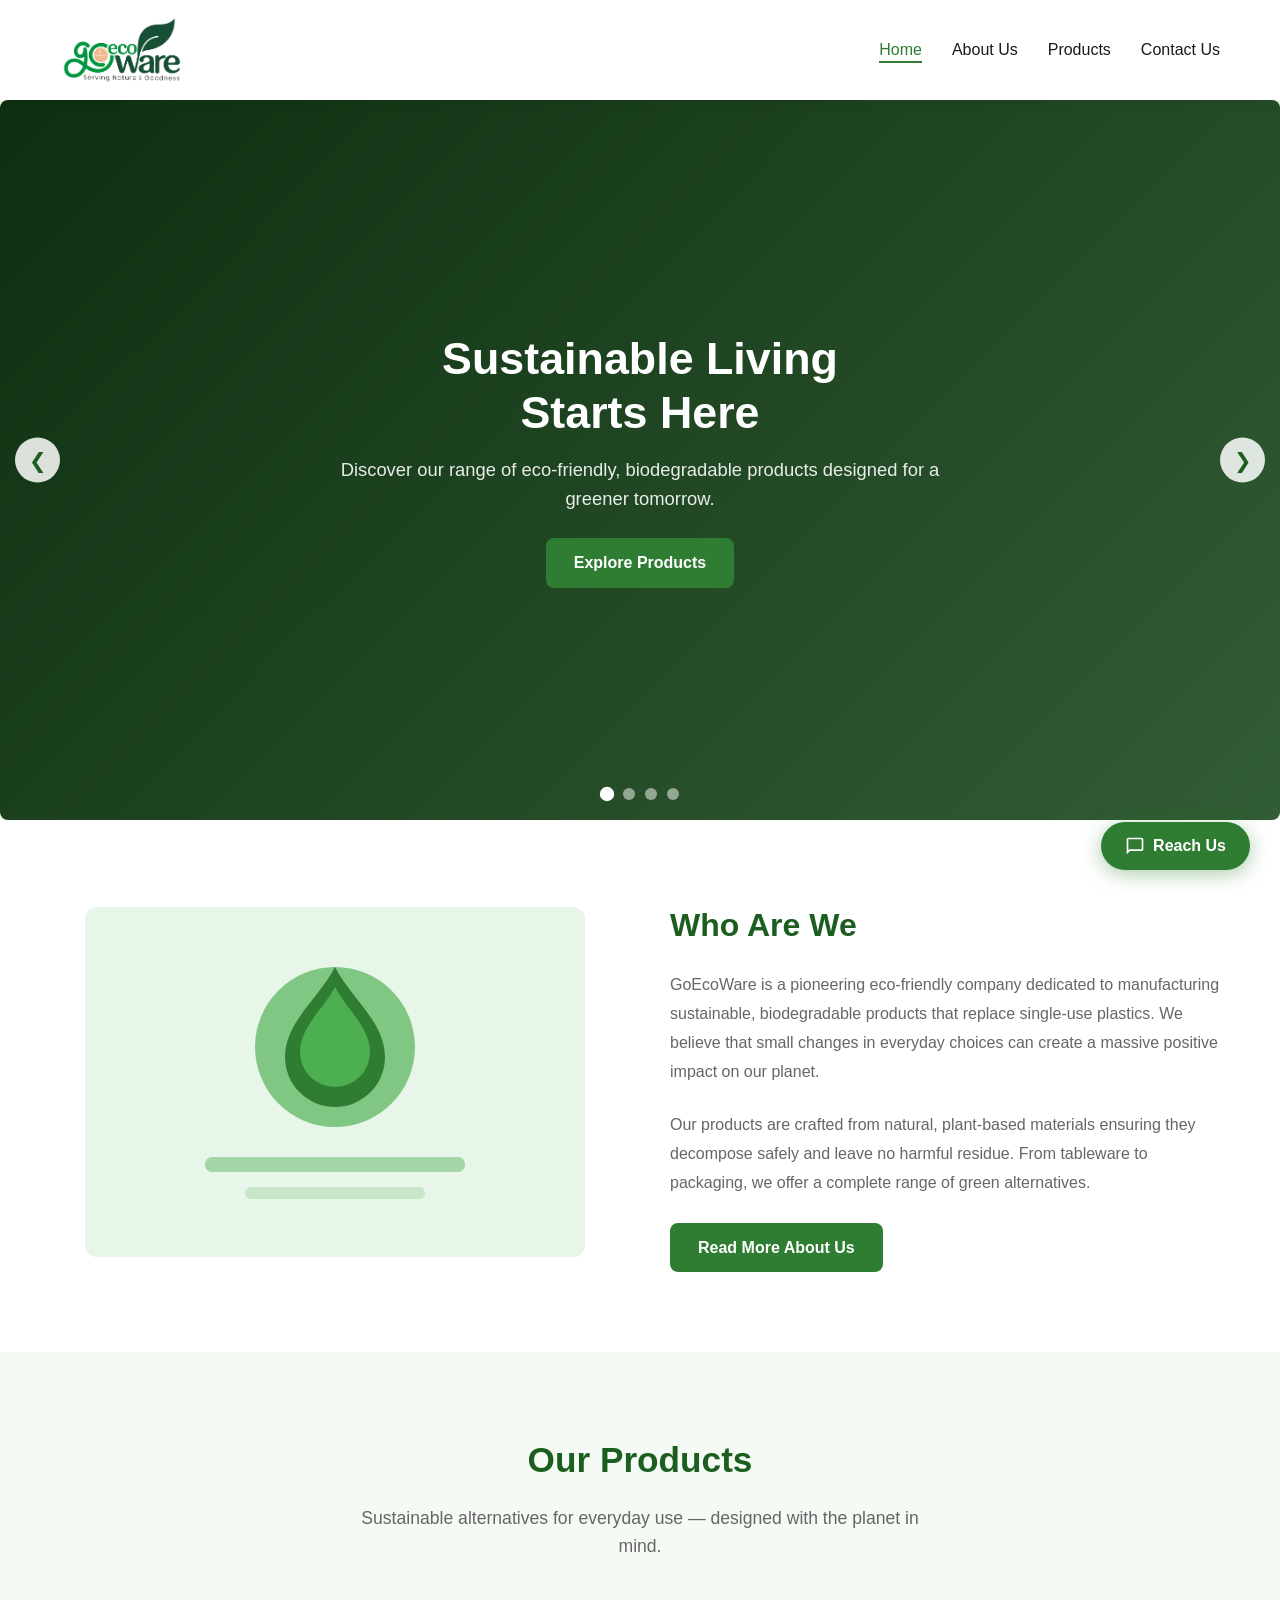
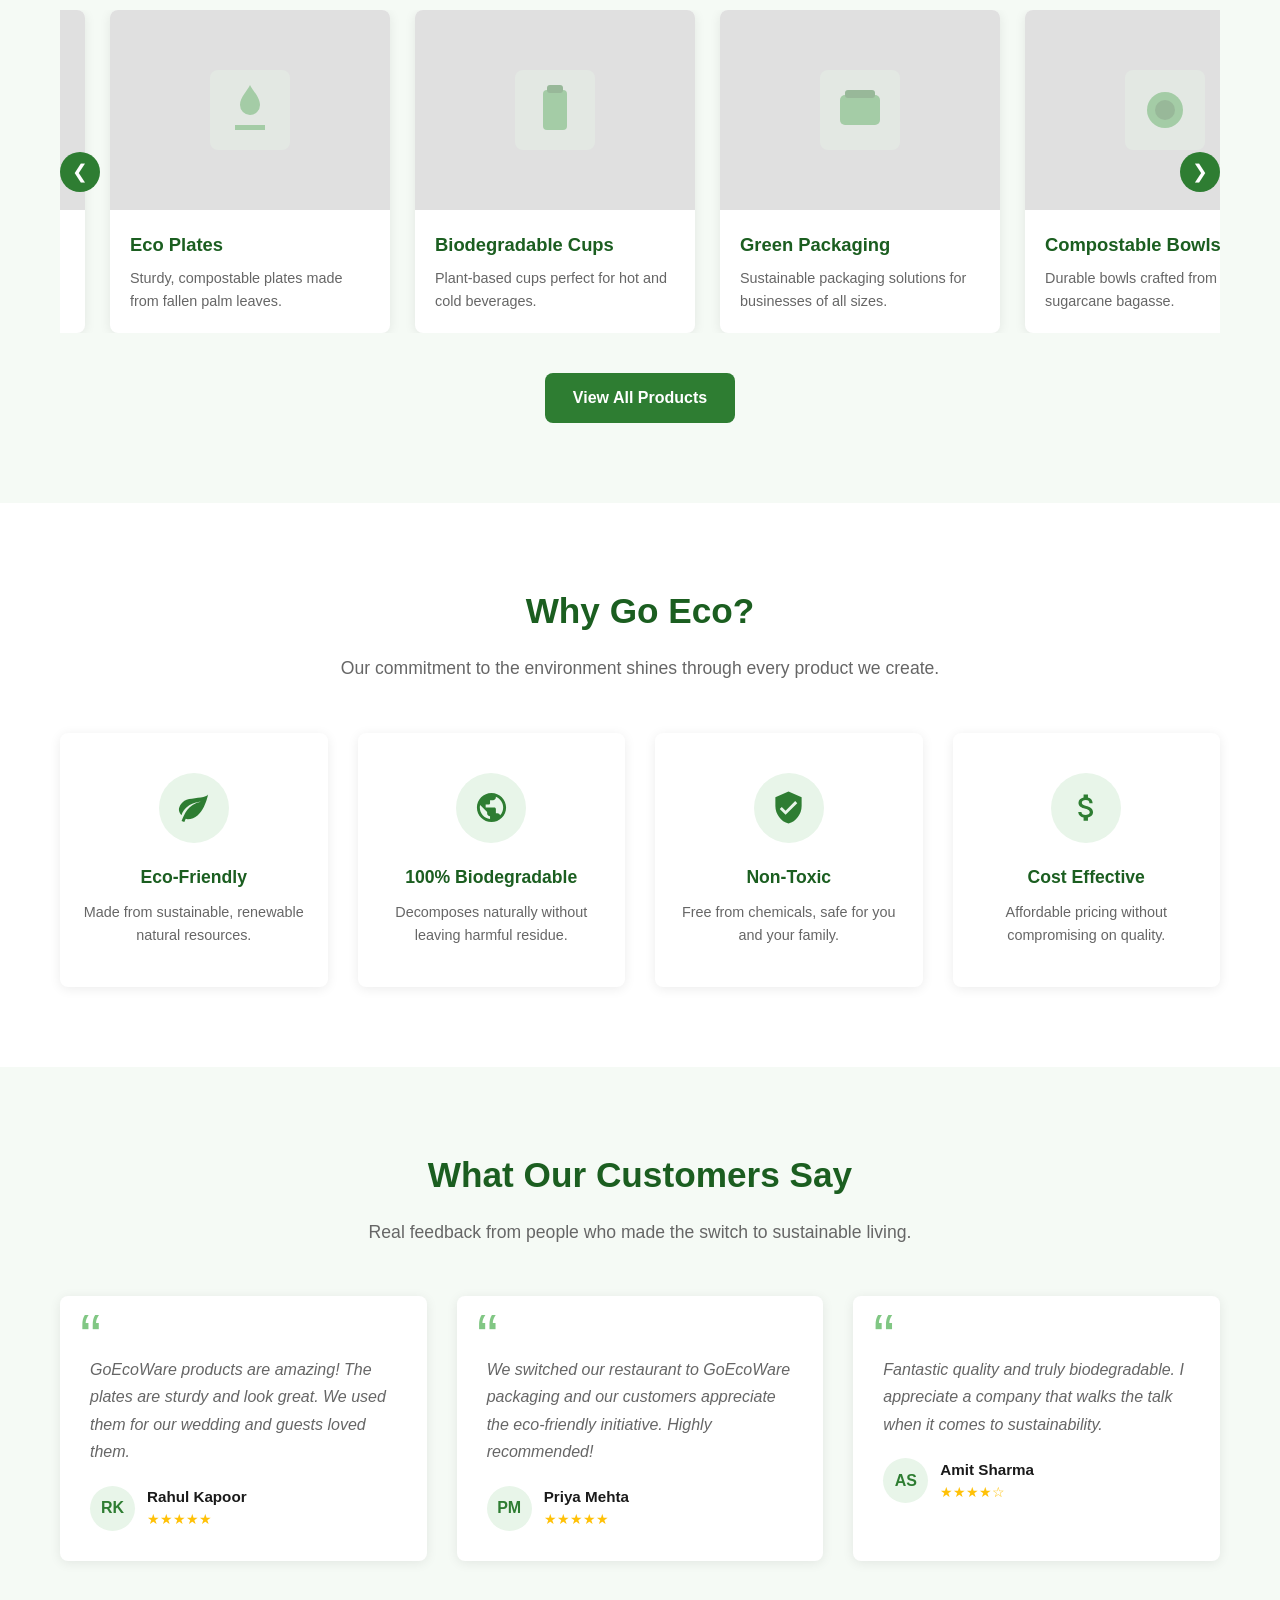
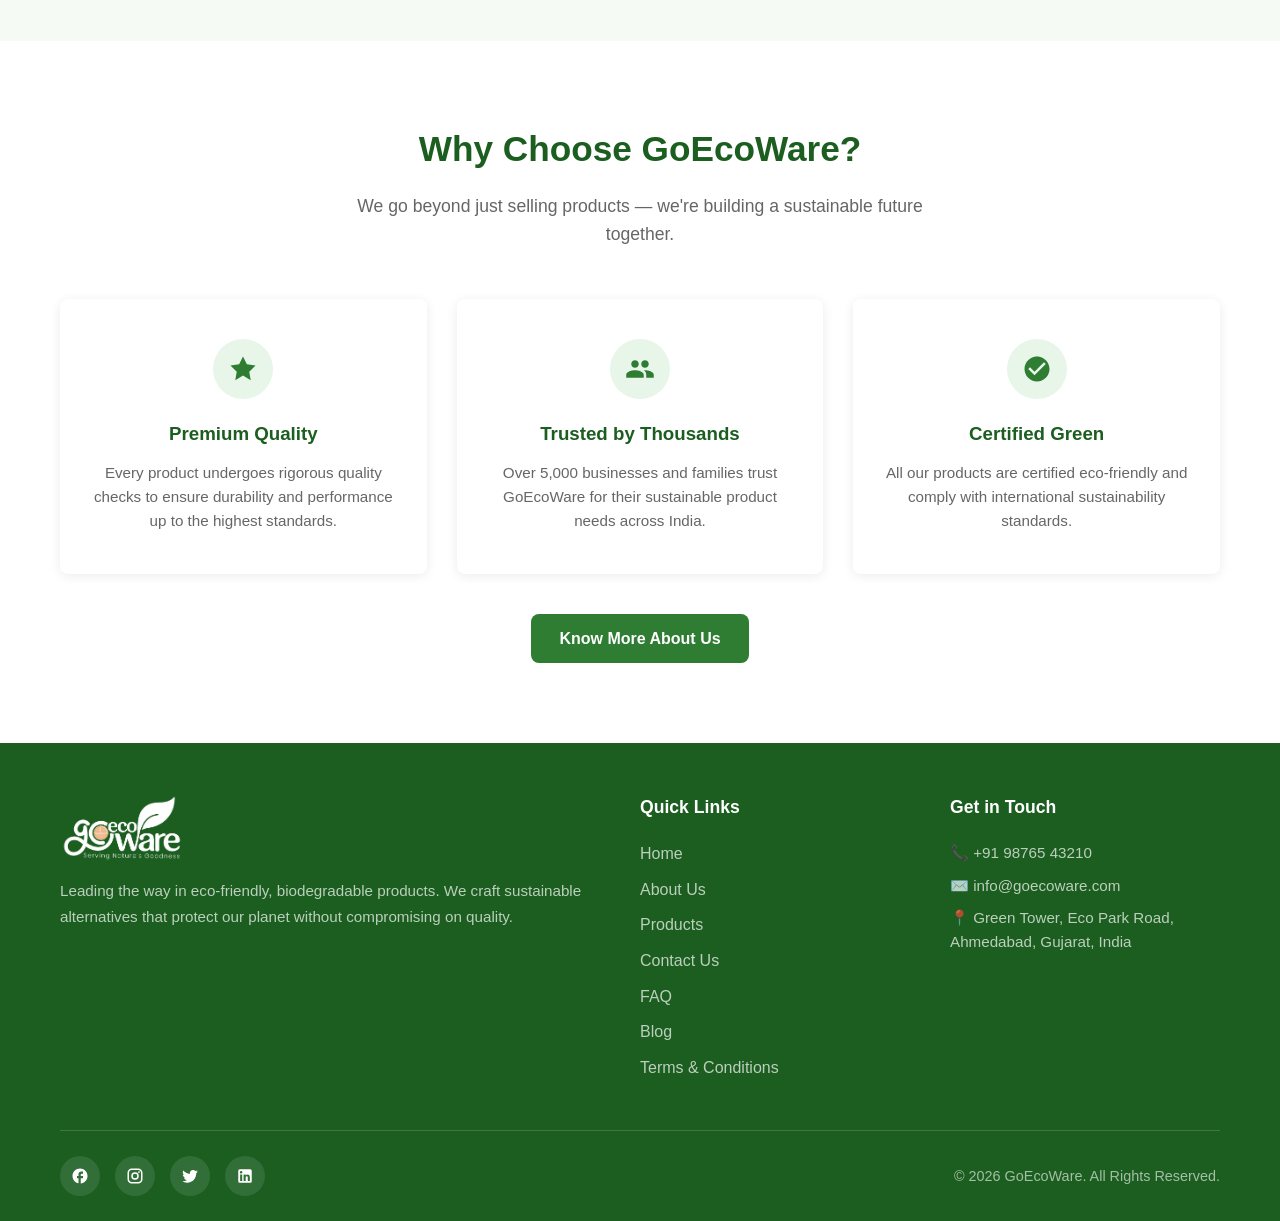
<file: index.html>
<!DOCTYPE html>
<html lang="en">
<head>
  <meta charset="UTF-8">
  <meta name="viewport" content="width=device-width, initial-scale=1.0">
  <title>GoEcoWare - Sustainable Eco-Friendly Products</title>
  <link rel="stylesheet" href="css/style.css">
</head>
<body>

  <!-- HEADER -->
  <header>
    <nav class="navbar">
      <a href="index.html" class="logo">
        <!-- <svg viewBox="0 0 36 36"><circle cx="18" cy="18" r="16" fill="#2e7d32"/><path d="M18 8c-2 4-6 7-6 12a6 6 0 0012 0c0-5-4-8-6-12z" fill="#fff"/></svg>
        GoEcoWare -->
        <img src="assets/Goecoware Final Logo-01.png" alt="" style="height: 70px;width: auto;">
      </a>
      <ul class="nav-links" id="navLinks">
        <li><a href="index.html" class="active">Home</a></li>
        <li><a href="about.html">About Us</a></li>
        <li><a href="products.html">Products</a></li>
        <li><a href="contact.html">Contact Us</a></li>
      </ul>
      <button class="hamburger" id="hamburger" aria-label="Toggle menu">
        <span></span><span></span><span></span>
      </button>
    </nav>
    <div class="nav-overlay" id="navOverlay"></div>
  </header>

  <!-- IMAGE SLIDER -->
  <section class="slider-wrapper" id="heroSlider">
    <div class="slider" id="slider">
      <div class="slide">
        <div class="slide-img" style="width:100%;height:720px;background:linear-gradient(135deg,#1b5e20,#66bb6a);"></div>
        <div class="slide-overlay">
          <div class="slide-text">
            <h2>Sustainable Living<br>Starts Here</h2>
            <p>Discover our range of eco-friendly, biodegradable products designed for a greener tomorrow.</p>
            <a href="products.html" class="btn btn-primary">Explore Products</a>
          </div>
        </div>
      </div>
      <div class="slide">
        <div class="slide-img" style="width:100%;height:720px;background:linear-gradient(135deg,#004d40,#26a69a);"></div>
        <div class="slide-overlay">
          <div class="slide-text">
            <h2>100% Biodegradable<br>Materials</h2>
            <p>Every product we craft returns safely to the earth. Zero waste, maximum impact.</p>
            <a href="about.html" class="btn btn-primary">Learn More</a>
          </div>
        </div>
      </div>
      <div class="slide">
        <div class="slide-img" style="width:100%;height:720px;background:linear-gradient(135deg,#33691e,#8bc34a);"></div>
        <div class="slide-overlay">
          <div class="slide-text">
            <h2>Eco-Friendly<br>Packaging Solutions</h2>
            <p>Replace plastic with our plant-based packaging that protects both your products and the planet.</p>
            <a href="products.html" class="btn btn-primary">View Solutions</a>
          </div>
        </div>
      </div>
      <div class="slide">
        <div class="slide-img" style="width:100%;height:720px;background:linear-gradient(135deg,#1a237e,#42a5f5);"></div>
        <div class="slide-overlay">
          <div class="slide-text">
            <h2>Join the Green<br>Revolution</h2>
            <p>Partner with GoEcoWare and make a lasting positive impact on our environment.</p>
            <a href="contact.html" class="btn btn-primary">Get in Touch</a>
          </div>
        </div>
      </div>
    </div>
    <button class="slider-btn prev" onclick="moveSlide(-1)">&#10094;</button>
    <button class="slider-btn next" onclick="moveSlide(1)">&#10095;</button>
    <div class="slider-dots" id="sliderDots"></div>
  </section>

  <!-- ABOUT PREVIEW -->
  <section class="section" style="background:var(--white);">
    <div class="container">
      <div class="about-preview">
        <div class="about-preview-img" data-animate="slide-left">
          <svg viewBox="0 0 500 350" xmlns="http://www.w3.org/2000/svg">
            <rect width="500" height="350" rx="12" fill="#e8f5e9"/>
            <circle cx="250" cy="140" r="80" fill="#81c784"/>
            <path d="M250 60c-15 30-50 55-50 90a50 50 0 00100 0c0-35-35-60-50-90z" fill="#2e7d32"/>
            <path d="M250 80c-10 20-35 40-35 65a35 35 0 0070 0c0-25-25-45-35-65z" fill="#4caf50"/>
            <rect x="120" y="250" width="260" height="15" rx="7" fill="#a5d6a7"/>
            <rect x="160" y="280" width="180" height="12" rx="6" fill="#c8e6c9"/>
            <rect x="190" y="305" width="120" height="10" rx="5" fill="#e8f5e9"/>
          </svg>
        </div>
        <div class="about-preview-content" data-animate="slide-right">
          <h2>Who Are We</h2>
          <p>GoEcoWare is a pioneering eco-friendly company dedicated to manufacturing sustainable, biodegradable products that replace single-use plastics. We believe that small changes in everyday choices can create a massive positive impact on our planet.</p>
          <p>Our products are crafted from natural, plant-based materials ensuring they decompose safely and leave no harmful residue. From tableware to packaging, we offer a complete range of green alternatives.</p>
          <a href="about.html" class="btn btn-primary">Read More About Us</a>
        </div>
      </div>
    </div>
  </section>

  <!-- PRODUCTS CAROUSEL -->
  <section class="section">
    <div class="container">
      <h2 class="section-title" data-animate="fade-up">Our Products</h2>
      <p class="section-subtitle" data-animate="fade-up" >Sustainable alternatives for everyday use — designed with the planet in mind.</p>
      <div class="carousel-container" data-animate="fade-up">
        <div class="carousel-track" id="carouselTrack">
          <div class="product-card">
            <div class="product-card-img">
              <svg viewBox="0 0 80 80"><rect width="80" height="80" rx="8" fill="#e8f5e9"/><path d="M25 55h30v5H25z M30 35c0-8 8-15 10-20 2 5 10 12 10 20a10 10 0 01-20 0z" fill="#4caf50"/></svg>
            </div>
            <div class="product-card-body">
              <h3>Eco Plates</h3>
              <p>Sturdy, compostable plates made from fallen palm leaves.</p>
            </div>
          </div>
          <div class="product-card">
            <div class="product-card-img">
              <svg viewBox="0 0 80 80"><rect width="80" height="80" rx="8" fill="#e8f5e9"/><rect x="28" y="20" width="24" height="40" rx="4" fill="#4caf50"/><rect x="32" y="15" width="16" height="8" rx="3" fill="#2e7d32"/></svg>
            </div>
            <div class="product-card-body">
              <h3>Biodegradable Cups</h3>
              <p>Plant-based cups perfect for hot and cold beverages.</p>
            </div>
          </div>
          <div class="product-card">
            <div class="product-card-img">
              <svg viewBox="0 0 80 80"><rect width="80" height="80" rx="8" fill="#e8f5e9"/><rect x="20" y="25" width="40" height="30" rx="5" fill="#4caf50"/><rect x="25" y="20" width="30" height="8" rx="3" fill="#2e7d32"/></svg>
            </div>
            <div class="product-card-body">
              <h3>Green Packaging</h3>
              <p>Sustainable packaging solutions for businesses of all sizes.</p>
            </div>
          </div>
          <div class="product-card">
            <div class="product-card-img">
              <svg viewBox="0 0 80 80"><rect width="80" height="80" rx="8" fill="#e8f5e9"/><circle cx="40" cy="40" r="18" fill="#4caf50"/><circle cx="40" cy="40" r="10" fill="#2e7d32"/></svg>
            </div>
            <div class="product-card-body">
              <h3>Compostable Bowls</h3>
              <p>Durable bowls crafted from sugarcane bagasse.</p>
            </div>
          </div>
          <div class="product-card">
            <div class="product-card-img">
              <svg viewBox="0 0 80 80"><rect width="80" height="80" rx="8" fill="#e8f5e9"/><path d="M30 50l10-30 10 30z" fill="#4caf50"/><rect x="35" y="50" width="10" height="10" rx="2" fill="#2e7d32"/></svg>
            </div>
            <div class="product-card-body">
              <h3>Bamboo Cutlery</h3>
              <p>Reusable and compostable cutlery sets from natural bamboo.</p>
            </div>
          </div>
          <div class="product-card">
            <div class="product-card-img">
              <svg viewBox="0 0 80 80"><rect width="80" height="80" rx="8" fill="#e8f5e9"/><ellipse cx="40" cy="42" rx="20" ry="14" fill="#4caf50"/><path d="M35 28c2-5 8-5 10 0" stroke="#2e7d32" fill="none" stroke-width="3"/></svg>
            </div>
            <div class="product-card-body">
              <h3>Eco Carry Bags</h3>
              <p>Strong, biodegradable carry bags replacing single-use plastic.</p>
            </div>
          </div>
        </div>
        <button class="carousel-btn prev" onclick="moveCarousel(-1)">&#10094;</button>
        <button class="carousel-btn next" onclick="moveCarousel(1)">&#10095;</button>
      </div>
      <div class="section-cta">
        <a href="products.html" class="btn btn-primary">View All Products</a>
      </div>
    </div>
  </section>

  <!-- FEATURES -->
  <section class="section" style="background:var(--white);">
    <div class="container">
      <h2 class="section-title" data-animate="fade-up">Why Go Eco?</h2>
      <p class="section-subtitle" data-animate="fade-up">Our commitment to the environment shines through every product we create.</p>
      <div class="features-grid">
        <div class="feature-item delay-1" data-animate="zoom-in">
          <div class="feature-icon">
            <svg viewBox="0 0 24 24"><path d="M17 8C8 10 5.9 16.17 3.82 21.34l1.89.66.95-2.3c.48.17.98.3 1.34.3C19 20 22 3 22 3c-1 2-8 2.25-13 3.25S2 11.5 2 13.5s1.75 3.75 1.75 3.75C7 8 17 8 17 8z"/></svg>
          </div>
          <h3>Eco-Friendly</h3>
          <p>Made from sustainable, renewable natural resources.</p>
        </div>
        <div class="feature-item delay-2" data-animate="zoom-in">
          <div class="feature-icon">
            <svg viewBox="0 0 24 24"><path d="M12 2C6.48 2 2 6.48 2 12s4.48 10 10 10 10-4.48 10-10S17.52 2 12 2zm-1 17.93c-3.95-.49-7-3.85-7-7.93 0-.62.08-1.21.21-1.79L9 15v1c0 1.1.9 2 2 2v1.93zm6.9-2.54c-.26-.81-1-1.39-1.9-1.39h-1v-3c0-.55-.45-1-1-1H8v-2h2c.55 0 1-.45 1-1V7h2c1.1 0 2-.9 2-2v-.41c2.93 1.19 5 4.06 5 7.41 0 2.08-.8 3.97-2.1 5.39z"/></svg>
          </div>
          <h3>100% Biodegradable</h3>
          <p>Decomposes naturally without leaving harmful residue.</p>
        </div>
        <div class="feature-item delay-3" data-animate="zoom-in">
          <div class="feature-icon">
            <svg viewBox="0 0 24 24"><path d="M12 1L3 5v6c0 5.55 3.84 10.74 9 12 5.16-1.26 9-6.45 9-12V5l-9-4zm-2 16l-4-4 1.41-1.41L10 14.17l6.59-6.59L18 9l-8 8z"/></svg>
          </div>
          <h3>Non-Toxic</h3>
          <p>Free from chemicals, safe for you and your family.</p>
        </div>
        <div class="feature-item delay-4" data-animate="zoom-in">
          <div class="feature-icon">
            <svg viewBox="0 0 24 24"><path d="M11.8 10.9c-2.27-.59-3-1.2-3-2.15 0-1.09 1.01-1.85 2.7-1.85 1.78 0 2.44.85 2.5 2.1h2.21c-.07-1.72-1.12-3.3-3.21-3.81V3h-3v2.16c-1.94.42-3.5 1.68-3.5 3.61 0 2.31 1.91 3.46 4.7 4.13 2.5.6 3 1.48 3 2.41 0 .69-.49 1.79-2.7 1.79-2.06 0-2.87-.92-2.98-2.1h-2.2c.12 2.19 1.76 3.42 3.68 3.83V21h3v-2.15c1.95-.37 3.5-1.5 3.5-3.55 0-2.84-2.43-3.81-4.7-4.4z"/></svg>
          </div>
          <h3>Cost Effective</h3>
          <p>Affordable pricing without compromising on quality.</p>
        </div>
      </div>
    </div>
  </section>

  <!-- CUSTOMER REVIEWS -->
  <section class="section">
    <div class="container">
      <h2 class="section-title" data-animate="fade-up">What Our Customers Say</h2>
      <p class="section-subtitle" data-animate="fade-up">Real feedback from people who made the switch to sustainable living.</p>
      <div class="reviews-grid">
        <div class="review-card" data-animate="fade-up">
          <p class="review-text">GoEcoWare products are amazing! The plates are sturdy and look great. We used them for our wedding and guests loved them.</p>
          <div class="review-author">
            <div class="review-avatar">RK</div>
            <div class="review-author-info">
              <h4>Rahul Kapoor</h4>
              <div class="stars">&#9733;&#9733;&#9733;&#9733;&#9733;</div>
            </div>
          </div>
        </div>
        <div class="review-card delay-2" data-animate="fade-up">
          <p class="review-text">We switched our restaurant to GoEcoWare packaging and our customers appreciate the eco-friendly initiative. Highly recommended!</p>
          <div class="review-author">
            <div class="review-avatar">PM</div>
            <div class="review-author-info">
              <h4>Priya Mehta</h4>
              <div class="stars">&#9733;&#9733;&#9733;&#9733;&#9733;</div>
            </div>
          </div>
        </div>
        <div class="review-card delay-3" data-animate="fade-up">
          <p class="review-text">Fantastic quality and truly biodegradable. I appreciate a company that walks the talk when it comes to sustainability.</p>
          <div class="review-author">
            <div class="review-avatar">AS</div>
            <div class="review-author-info">
              <h4>Amit Sharma</h4>
              <div class="stars">&#9733;&#9733;&#9733;&#9733;&#9734;</div>
            </div>
          </div>
        </div>
      </div>
    </div>
  </section>

  <!-- WHY CHOOSE US -->
  <section class="section" style="background:var(--white);">
    <div class="container">
      <h2 class="section-title" data-animate="fade-up">Why Choose GoEcoWare?</h2>
      <p class="section-subtitle" data-animate="fade-up">We go beyond just selling products — we're building a sustainable future together.</p>
      <div class="why-choose-grid">
        <div class="why-card" data-animate="fade-up">
          <div class="why-card-icon">
            <svg viewBox="0 0 24 24"><path d="M12 2l3.09 6.26L22 9.27l-5 4.87L18.18 21 12 17.27 5.82 21 7 14.14l-5-4.87 6.91-1.01z"/></svg>
          </div>
          <h3>Premium Quality</h3>
          <p>Every product undergoes rigorous quality checks to ensure durability and performance up to the highest standards.</p>
        </div>
        <div class="why-card delay-2" data-animate="fade-up">
          <div class="why-card-icon">
            <svg viewBox="0 0 24 24"><path d="M16 11c1.66 0 2.99-1.34 2.99-3S17.66 5 16 5c-1.66 0-3 1.34-3 3s1.34 3 3 3zm-8 0c1.66 0 2.99-1.34 2.99-3S9.66 5 8 5C6.34 5 5 6.34 5 8s1.34 3 3 3zm0 2c-2.33 0-7 1.17-7 3.5V19h14v-2.5c0-2.33-4.67-3.5-7-3.5zm8 0c-.29 0-.62.02-.97.05 1.16.84 1.97 1.97 1.97 3.45V19h6v-2.5c0-2.33-4.67-3.5-7-3.5z"/></svg>
          </div>
          <h3>Trusted by Thousands</h3>
          <p>Over 5,000 businesses and families trust GoEcoWare for their sustainable product needs across India.</p>
        </div>
        <div class="why-card delay-3" data-animate="fade-up">
          <div class="why-card-icon">
            <svg viewBox="0 0 24 24"><path d="M12 2C6.48 2 2 6.48 2 12s4.48 10 10 10 10-4.48 10-10S17.52 2 12 2zm-2 15l-5-5 1.41-1.41L10 14.17l7.59-7.59L19 8l-9 9z"/></svg>
          </div>
          <h3>Certified Green</h3>
          <p>All our products are certified eco-friendly and comply with international sustainability standards.</p>
        </div>
      </div>
      <div class="section-cta">
        <a href="about.html" class="btn btn-primary">Know More About Us</a>
      </div>
    </div>
  </section>

  <!-- FOOTER -->
  <footer>
    <div class="container">
      <div class="footer-row-1">
        <div class="footer-about">
          <div class="footer-logo">
            <!-- <svg viewBox="0 0 36 36"><circle cx="18" cy="18" r="16" fill="#4caf50"/><path d="M18 8c-2 4-6 7-6 12a6 6 0 0012 0c0-5-4-8-6-12z" fill="#fff"/></svg>
            GoEcoWare -->
            <img src="assets/Goecoware Final Logo-02.png" alt="" style="height: 70px;width: auto;">
          </div>
          <p>Leading the way in eco-friendly, biodegradable products. We craft sustainable alternatives that protect our planet without compromising on quality.</p>
        </div>
        <div class="footer-links">
          <h3>Quick Links</h3>
          <ul>
            <li><a href="index.html">Home</a></li>
            <li><a href="about.html">About Us</a></li>
            <li><a href="products.html">Products</a></li>
            <li><a href="contact.html">Contact Us</a></li>
            <li><a href="faq.html">FAQ</a></li>
            <li><a href="blog.html">Blog</a></li>
            <li><a href="terms.html">Terms &amp; Conditions</a></li>
          </ul>
        </div>
        <div class="footer-contact">
          <h3>Get in Touch</h3>
          <p>📞 +91 98765 43210</p>
          <p>✉️ info@goecoware.com</p>
          <p>📍 Green Tower, Eco Park Road, Ahmedabad, Gujarat, India</p>
        </div>
      </div>
      <div class="footer-row-2">
        <div class="social-icons">
          <a href="#" aria-label="Facebook"><svg viewBox="0 0 24 24"><path d="M22 12c0-5.52-4.48-10-10-10S2 6.48 2 12c0 4.84 3.44 8.87 8 9.8V15H8v-3h2V9.5C10 7.57 11.57 6 13.5 6H16v3h-2c-.55 0-1 .45-1 1v2h3v3h-3v6.95c5.05-.5 9-4.76 9-9.95z"/></svg></a>
          <a href="#" aria-label="Instagram"><svg viewBox="0 0 24 24"><path d="M7.8 2h8.4C19.4 2 22 4.6 22 7.8v8.4a5.8 5.8 0 01-5.8 5.8H7.8C4.6 22 2 19.4 2 16.2V7.8A5.8 5.8 0 017.8 2m-.2 2A3.6 3.6 0 004 7.6v8.8C4 18.39 5.61 20 7.6 20h8.8a3.6 3.6 0 003.6-3.6V7.6C20 5.61 18.39 4 16.4 4H7.6m9.65 1.5a1.25 1.25 0 110 2.5 1.25 1.25 0 010-2.5M12 7a5 5 0 110 10 5 5 0 010-10m0 2a3 3 0 100 6 3 3 0 000-6z"/></svg></a>
          <a href="#" aria-label="Twitter"><svg viewBox="0 0 24 24"><path d="M22.46 6c-.77.35-1.6.58-2.46.69.88-.53 1.56-1.37 1.88-2.38-.83.5-1.75.85-2.72 1.05C18.37 4.5 17.26 4 16 4c-2.35 0-4.27 1.92-4.27 4.29 0 .34.04.67.11.98C8.28 9.09 5.11 7.38 3 4.79c-.37.63-.58 1.37-.58 2.15 0 1.49.75 2.81 1.91 3.56-.71 0-1.37-.2-1.95-.5v.03c0 2.08 1.48 3.82 3.44 4.21a4.22 4.22 0 01-1.93.07 4.28 4.28 0 004 2.98 8.521 8.521 0 01-5.33 1.84c-.34 0-.68-.02-1.02-.06C3.44 20.29 5.7 21 8.12 21 16 21 20.33 14.46 20.33 8.79c0-.19 0-.37-.01-.56.84-.6 1.56-1.36 2.14-2.23z"/></svg></a>
          <a href="#" aria-label="LinkedIn"><svg viewBox="0 0 24 24"><path d="M19 3a2 2 0 012 2v14a2 2 0 01-2 2H5a2 2 0 01-2-2V5a2 2 0 012-2h14m-.5 15.5v-5.3a3.26 3.26 0 00-3.26-3.26c-.85 0-1.84.52-2.32 1.3v-1.11h-2.79v8.37h2.79v-4.93c0-.77.62-1.4 1.39-1.4a1.4 1.4 0 011.4 1.4v4.93h2.79M6.88 8.56a1.68 1.68 0 001.68-1.68c0-.93-.75-1.69-1.68-1.69a1.69 1.69 0 00-1.69 1.69c0 .93.76 1.68 1.69 1.68m1.39 9.94v-8.37H5.5v8.37h2.77z"/></svg></a>
        </div>
        <p class="copyright">&copy; 2026 GoEcoWare. All Rights Reserved.</p>
      </div>
    </div>
  </footer>

  <!-- FLOATING REACH-OUT BUTTON -->
  <button class="floating-reach-btn" id="floatingReachBtn">
    <svg viewBox="0 0 24 24"><path d="M20 2H4c-1.1 0-2 .9-2 2v18l4-4h14c1.1 0 2-.9 2-2V4c0-1.1-.9-2-2-2zm0 14H5.17L4 17.17V4h16v12z"/></svg>
    Reach Us
  </button>

  <!-- INQUIRY MODAL -->
  <div class="inquiry-modal-overlay" id="inquiryModalOverlay">
    <div class="inquiry-modal">
      <button class="inquiry-modal-close" aria-label="Close">&times;</button>
      <h2>Send Us a Message</h2>
      <p class="modal-subtitle">We'd love to hear from you. Fill in the details below.</p>
      <form id="modalContactForm"
            action="https://docs.google.com/forms/d/e/1FAIpQLSf1f93qaw5IaZWHeFwjUjrSIe3wzDFZrGvl0RIuKi4Ryq7tWQ/formResponse"
            method="POST"
            target="modal_hidden_iframe">
        <div class="form-group">
          <label for="modalName">Full Name</label>
          <input type="text" id="modalName" name="entry.1777098069" placeholder="Enter your full name" required>
        </div>
        <div class="form-group">
          <label for="modalPhone">Phone Number</label>
          <input type="tel" id="modalPhone" name="entry.843369120" placeholder="Enter your phone number" required>
        </div>
        <div class="form-group">
          <label for="modalEmail">Email Address</label>
          <input type="email" id="modalEmail" name="entry.1961342581" placeholder="Enter your email" required>
        </div>
        <div class="form-group">
          <label for="modalMessage">Message</label>
          <textarea id="modalMessage" name="entry.2062203938" placeholder="Write your message here..." required></textarea>
        </div>
        <button type="submit" class="modal-submit-btn">Send Message</button>
      </form>
      <iframe name="modal_hidden_iframe" style="display:none;"></iframe>
      <p id="modalSuccessMsg">Thank you! Your message has been sent successfully ✅</p>
    </div>
  </div>

  <script src="js/main.js"></script>
</body>
</html>
</file>
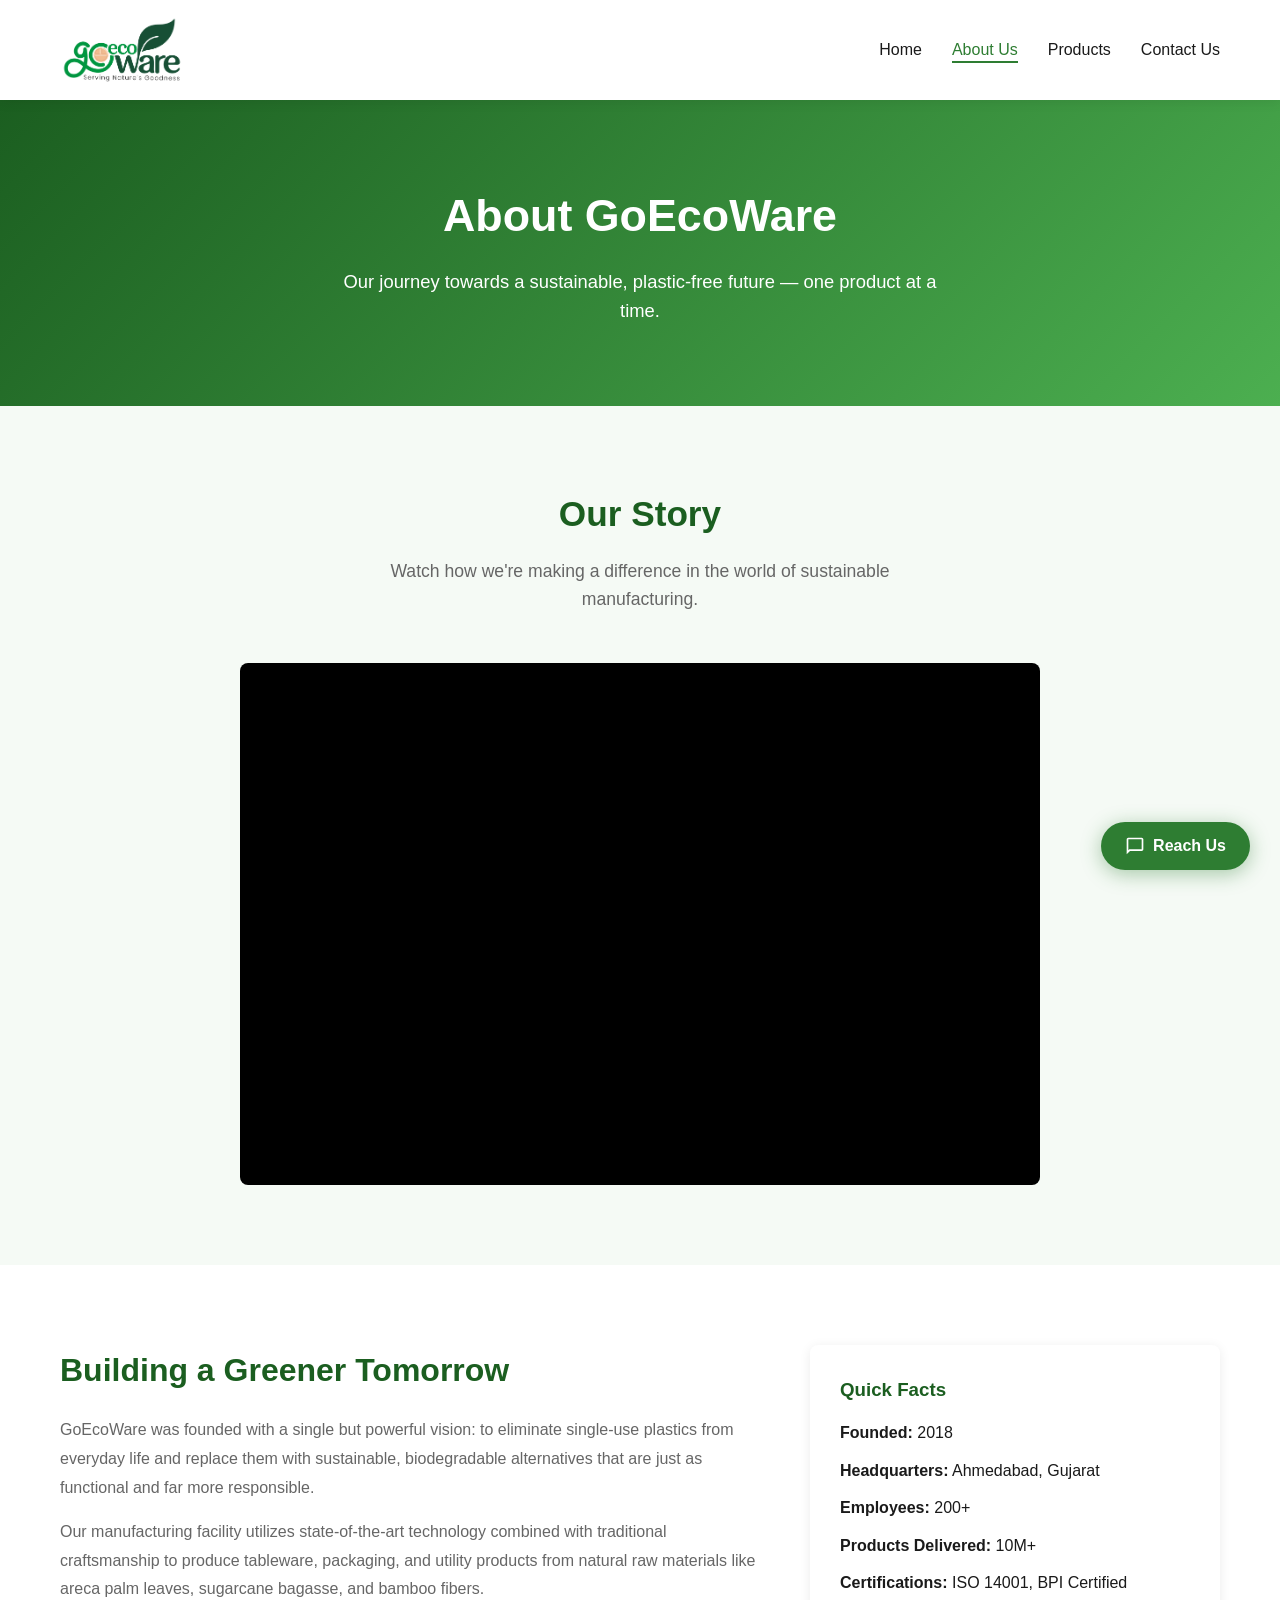
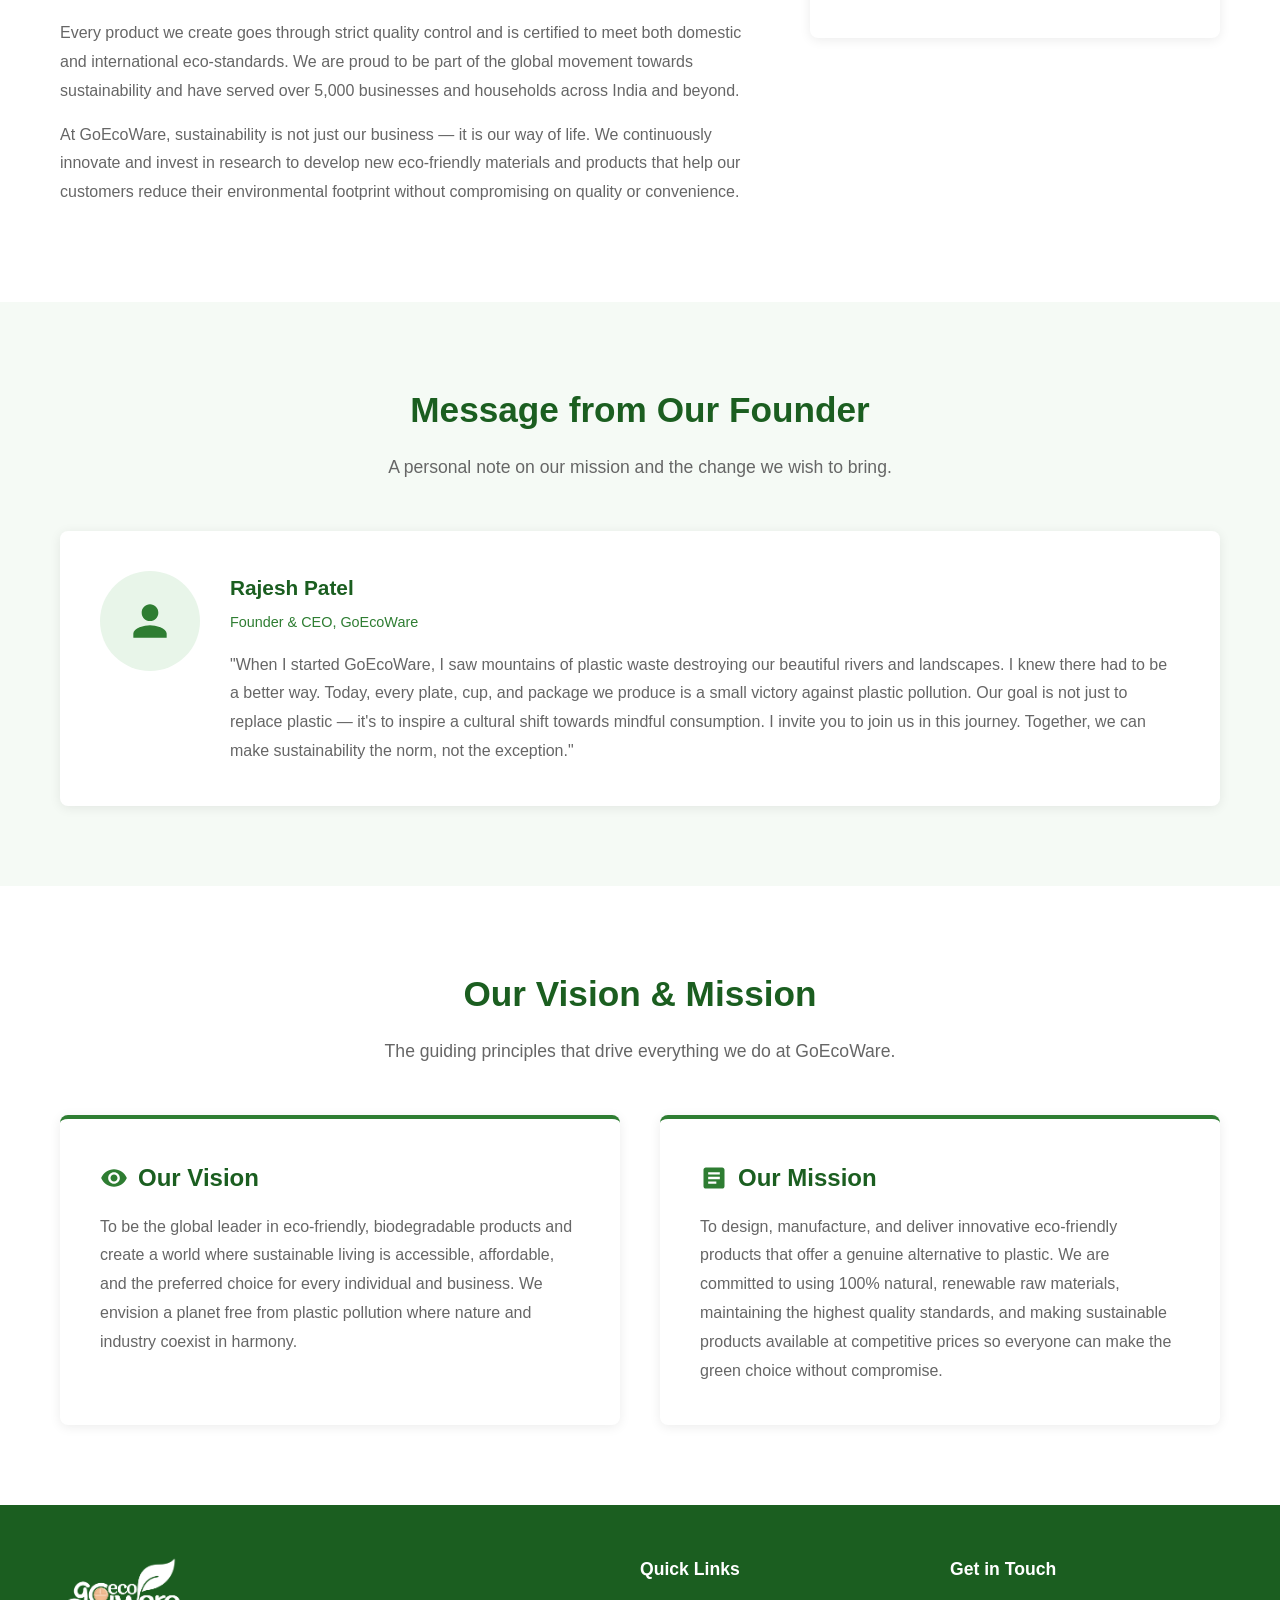
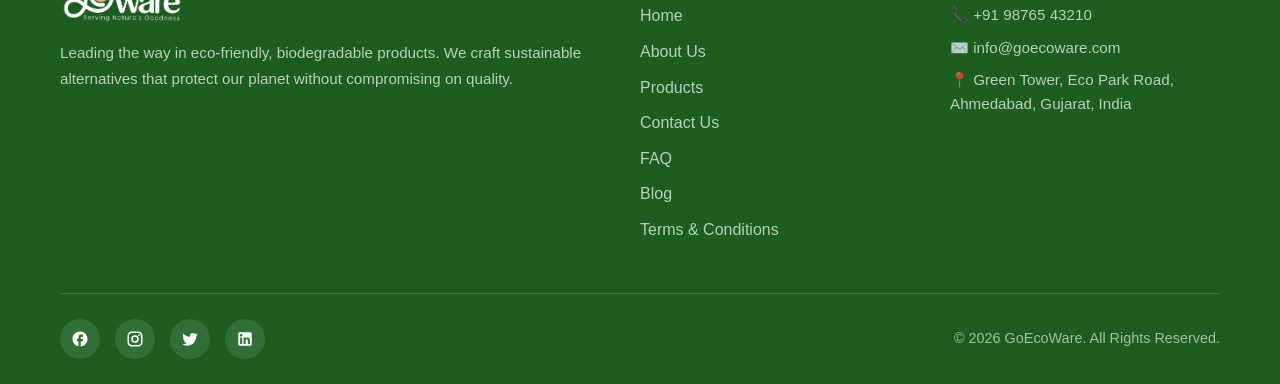
<file: about.html>
<!DOCTYPE html>
<html lang="en">
<head>
  <meta charset="UTF-8">
  <meta name="viewport" content="width=device-width, initial-scale=1.0">
  <title>About Us - GoEcoWare</title>
  <link rel="stylesheet" href="css/style.css">
</head>
<body>

  <!-- HEADER -->
  <header>
    <nav class="navbar">
      <a href="index.html" class="logo">
        <!-- <svg viewBox="0 0 36 36"><circle cx="18" cy="18" r="16" fill="#2e7d32"/><path d="M18 8c-2 4-6 7-6 12a6 6 0 0012 0c0-5-4-8-6-12z" fill="#fff"/></svg>
        GoEcoWare -->
        <img src="assets/Goecoware Final Logo-01.png" alt="" style="height: 70px;width: auto;">
      </a>
      <ul class="nav-links" id="navLinks">
        <li><a href="index.html">Home</a></li>
        <li><a href="about.html" class="active">About Us</a></li>
        <li><a href="products.html">Products</a></li>
        <li><a href="contact.html">Contact Us</a></li>
      </ul>
      <button class="hamburger" id="hamburger" aria-label="Toggle menu">
        <span></span><span></span><span></span>
      </button>
    </nav>
    <div class="nav-overlay" id="navOverlay"></div>
  </header>

  <!-- HERO -->
  <section class="about-hero">
    <h1>About GoEcoWare</h1>
    <p>Our journey towards a sustainable, plastic-free future — one product at a time.</p>
  </section>

  <!-- VIDEO SECTION -->
  <section class="section video-section">
    <div class="container">
      <h2 class="section-title" data-animate="fade-up">Our Story</h2>
      <p class="section-subtitle" data-animate="fade-up">Watch how we're making a difference in the world of sustainable manufacturing.</p>
      <div class="video-wrapper" data-animate="zoom-in">
        <iframe src="https://www.youtube.com/embed/dQw4w9WgXcQ" title="GoEcoWare story" allowfullscreen loading="lazy"></iframe>
      </div>
    </div>
  </section>

  <!-- ABOUT DETAILS -->
  <section class="section" style="background:var(--white);">
    <div class="container">
      <div class="about-details">
        <div class="about-details-text" data-animate="slide-left">
          <h2>Building a Greener Tomorrow</h2>
          <p>GoEcoWare was founded with a single but powerful vision: to eliminate single-use plastics from everyday life and replace them with sustainable, biodegradable alternatives that are just as functional and far more responsible.</p>
          <p>Our manufacturing facility utilizes state-of-the-art technology combined with traditional craftsmanship to produce tableware, packaging, and utility products from natural raw materials like areca palm leaves, sugarcane bagasse, and bamboo fibers.</p>
          <p>Every product we create goes through strict quality control and is certified to meet both domestic and international eco-standards. We are proud to be part of the global movement towards sustainability and have served over 5,000 businesses and households across India and beyond.</p>
          <p>At GoEcoWare, sustainability is not just our business — it is our way of life. We continuously innovate and invest in research to develop new eco-friendly materials and products that help our customers reduce their environmental footprint without compromising on quality or convenience.</p>
        </div>
        <div class="about-details-side" data-animate="slide-right">
          <h3 style="color:var(--primary-dark);margin-bottom:15px;">Quick Facts</h3>
          <p style="margin-bottom:12px;"><strong>Founded:</strong> 2018</p>
          <p style="margin-bottom:12px;"><strong>Headquarters:</strong> Ahmedabad, Gujarat</p>
          <p style="margin-bottom:12px;"><strong>Employees:</strong> 200+</p>
          <p style="margin-bottom:12px;"><strong>Products Delivered:</strong> 10M+</p>
          <p style="margin-bottom:12px;"><strong>Certifications:</strong> ISO 14001, BPI Certified</p>
        </div>
      </div>
    </div>
  </section>

  <!-- OWNER MESSAGE -->
  <section class="section">
    <div class="container">
      <h2 class="section-title" data-animate="fade-up">Message from Our Founder</h2>
      <p class="section-subtitle" data-animate="fade-up">A personal note on our mission and the change we wish to bring.</p>
      <div class="owner-message" data-animate="fade-up">
        <div class="owner-avatar">
          <svg viewBox="0 0 24 24"><path d="M12 12c2.21 0 4-1.79 4-4s-1.79-4-4-4-4 1.79-4 4 1.79 4 4 4zm0 2c-2.67 0-8 1.34-8 4v2h16v-2c0-2.66-5.33-4-8-4z"/></svg>
        </div>
        <div class="owner-content">
          <h3>Rajesh Patel</h3>
          <p class="owner-title">Founder &amp; CEO, GoEcoWare</p>
          <p>"When I started GoEcoWare, I saw mountains of plastic waste destroying our beautiful rivers and landscapes. I knew there had to be a better way. Today, every plate, cup, and package we produce is a small victory against plastic pollution. Our goal is not just to replace plastic — it's to inspire a cultural shift towards mindful consumption. I invite you to join us in this journey. Together, we can make sustainability the norm, not the exception."</p>
        </div>
      </div>
    </div>
  </section>

  <!-- VISION & MISSION -->
  <section class="section" style="background:var(--white);">
    <div class="container">
      <h2 class="section-title" data-animate="fade-up">Our Vision &amp; Mission</h2>
      <p class="section-subtitle" data-animate="fade-up">The guiding principles that drive everything we do at GoEcoWare.</p>
      <div class="vision-mission">
        <div class="vm-card" data-animate="slide-left">
          <h3>
            <svg viewBox="0 0 24 24"><path d="M12 4.5C7 4.5 2.73 7.61 1 12c1.73 4.39 6 7.5 11 7.5s9.27-3.11 11-7.5c-1.73-4.39-6-7.5-11-7.5zM12 17c-2.76 0-5-2.24-5-5s2.24-5 5-5 5 2.24 5 5-2.24 5-5 5zm0-8c-1.66 0-3 1.34-3 3s1.34 3 3 3 3-1.34 3-3-1.34-3-3-3z"/></svg>
            Our Vision
          </h3>
          <p>To be the global leader in eco-friendly, biodegradable products and create a world where sustainable living is accessible, affordable, and the preferred choice for every individual and business. We envision a planet free from plastic pollution where nature and industry coexist in harmony.</p>
        </div>
        <div class="vm-card" data-animate="slide-right">
          <h3>
            <svg viewBox="0 0 24 24"><path d="M19 3H5c-1.1 0-2 .9-2 2v14c0 1.1.9 2 2 2h14c1.1 0 2-.9 2-2V5c0-1.1-.9-2-2-2zm-5 14H7v-2h7v2zm3-4H7v-2h10v2zm0-4H7V7h10v2z"/></svg>
            Our Mission
          </h3>
          <p>To design, manufacture, and deliver innovative eco-friendly products that offer a genuine alternative to plastic. We are committed to using 100% natural, renewable raw materials, maintaining the highest quality standards, and making sustainable products available at competitive prices so everyone can make the green choice without compromise.</p>
        </div>
      </div>
    </div>
  </section>

  <!-- FOOTER -->
  <footer>
    <div class="container">
      <div class="footer-row-1">
        <div class="footer-about">
          <div class="footer-logo">
            <!-- <svg viewBox="0 0 36 36"><circle cx="18" cy="18" r="16" fill="#4caf50"/><path d="M18 8c-2 4-6 7-6 12a6 6 0 0012 0c0-5-4-8-6-12z" fill="#fff"/></svg>
            GoEcoWare -->
            <img src="assets/Goecoware Final Logo-02.png" alt="" style="height: 70px;width: auto;">
          </div>
          <p>Leading the way in eco-friendly, biodegradable products. We craft sustainable alternatives that protect our planet without compromising on quality.</p>
        </div>
        <div class="footer-links">
          <h3>Quick Links</h3>
          <ul>
            <li><a href="index.html">Home</a></li>
            <li><a href="about.html">About Us</a></li>
            <li><a href="products.html">Products</a></li>
            <li><a href="contact.html">Contact Us</a></li>
            <li><a href="faq.html">FAQ</a></li>
            <li><a href="blog.html">Blog</a></li>
            <li><a href="terms.html">Terms &amp; Conditions</a></li>
          </ul>
        </div>
        <div class="footer-contact">
          <h3>Get in Touch</h3>
          <p>📞 +91 98765 43210</p>
          <p>✉️ info@goecoware.com</p>
          <p>📍 Green Tower, Eco Park Road, Ahmedabad, Gujarat, India</p>
        </div>
      </div>
      <div class="footer-row-2">
        <div class="social-icons">
          <a href="#" aria-label="Facebook"><svg viewBox="0 0 24 24"><path d="M22 12c0-5.52-4.48-10-10-10S2 6.48 2 12c0 4.84 3.44 8.87 8 9.8V15H8v-3h2V9.5C10 7.57 11.57 6 13.5 6H16v3h-2c-.55 0-1 .45-1 1v2h3v3h-3v6.95c5.05-.5 9-4.76 9-9.95z"/></svg></a>
          <a href="#" aria-label="Instagram"><svg viewBox="0 0 24 24"><path d="M7.8 2h8.4C19.4 2 22 4.6 22 7.8v8.4a5.8 5.8 0 01-5.8 5.8H7.8C4.6 22 2 19.4 2 16.2V7.8A5.8 5.8 0 017.8 2m-.2 2A3.6 3.6 0 004 7.6v8.8C4 18.39 5.61 20 7.6 20h8.8a3.6 3.6 0 003.6-3.6V7.6C20 5.61 18.39 4 16.4 4H7.6m9.65 1.5a1.25 1.25 0 110 2.5 1.25 1.25 0 010-2.5M12 7a5 5 0 110 10 5 5 0 010-10m0 2a3 3 0 100 6 3 3 0 000-6z"/></svg></a>
          <a href="#" aria-label="Twitter"><svg viewBox="0 0 24 24"><path d="M22.46 6c-.77.35-1.6.58-2.46.69.88-.53 1.56-1.37 1.88-2.38-.83.5-1.75.85-2.72 1.05C18.37 4.5 17.26 4 16 4c-2.35 0-4.27 1.92-4.27 4.29 0 .34.04.67.11.98C8.28 9.09 5.11 7.38 3 4.79c-.37.63-.58 1.37-.58 2.15 0 1.49.75 2.81 1.91 3.56-.71 0-1.37-.2-1.95-.5v.03c0 2.08 1.48 3.82 3.44 4.21a4.22 4.22 0 01-1.93.07 4.28 4.28 0 004 2.98 8.521 8.521 0 01-5.33 1.84c-.34 0-.68-.02-1.02-.06C3.44 20.29 5.7 21 8.12 21 16 21 20.33 14.46 20.33 8.79c0-.19 0-.37-.01-.56.84-.6 1.56-1.36 2.14-2.23z"/></svg></a>
          <a href="#" aria-label="LinkedIn"><svg viewBox="0 0 24 24"><path d="M19 3a2 2 0 012 2v14a2 2 0 01-2 2H5a2 2 0 01-2-2V5a2 2 0 012-2h14m-.5 15.5v-5.3a3.26 3.26 0 00-3.26-3.26c-.85 0-1.84.52-2.32 1.3v-1.11h-2.79v8.37h2.79v-4.93c0-.77.62-1.4 1.39-1.4a1.4 1.4 0 011.4 1.4v4.93h2.79M6.88 8.56a1.68 1.68 0 001.68-1.68c0-.93-.75-1.69-1.68-1.69a1.69 1.69 0 00-1.69 1.69c0 .93.76 1.68 1.69 1.68m1.39 9.94v-8.37H5.5v8.37h2.77z"/></svg></a>
        </div>
        <p class="copyright">&copy; 2026 GoEcoWare. All Rights Reserved.</p>
      </div>
    </div>
  </footer>

  <!-- FLOATING REACH-OUT BUTTON -->
  <button class="floating-reach-btn" id="floatingReachBtn">
    <svg viewBox="0 0 24 24"><path d="M20 2H4c-1.1 0-2 .9-2 2v18l4-4h14c1.1 0 2-.9 2-2V4c0-1.1-.9-2-2-2zm0 14H5.17L4 17.17V4h16v12z"/></svg>
    Reach Us
  </button>

  <!-- INQUIRY MODAL -->
  <div class="inquiry-modal-overlay" id="inquiryModalOverlay">
    <div class="inquiry-modal">
      <button class="inquiry-modal-close" aria-label="Close">&times;</button>
      <h2>Send Us a Message</h2>
      <p class="modal-subtitle">We'd love to hear from you. Fill in the details below.</p>
      <form id="modalContactForm"
            action="https://docs.google.com/forms/d/e/1FAIpQLSf1f93qaw5IaZWHeFwjUjrSIe3wzDFZrGvl0RIuKi4Ryq7tWQ/formResponse"
            method="POST"
            target="modal_hidden_iframe">
        <div class="form-group">
          <label for="modalName">Full Name</label>
          <input type="text" id="modalName" name="entry.1777098069" placeholder="Enter your full name" required>
        </div>
        <div class="form-group">
          <label for="modalPhone">Phone Number</label>
          <input type="tel" id="modalPhone" name="entry.843369120" placeholder="Enter your phone number" required>
        </div>
        <div class="form-group">
          <label for="modalEmail">Email Address</label>
          <input type="email" id="modalEmail" name="entry.1961342581" placeholder="Enter your email" required>
        </div>
        <div class="form-group">
          <label for="modalMessage">Message</label>
          <textarea id="modalMessage" name="entry.2062203938" placeholder="Write your message here..." required></textarea>
        </div>
        <button type="submit" class="modal-submit-btn">Send Message</button>
      </form>
      <iframe name="modal_hidden_iframe" style="display:none;"></iframe>
      <p id="modalSuccessMsg">Thank you! Your message has been sent successfully ✅</p>
    </div>
  </div>

  <script src="js/main.js"></script>
</body>
</html>
</file>
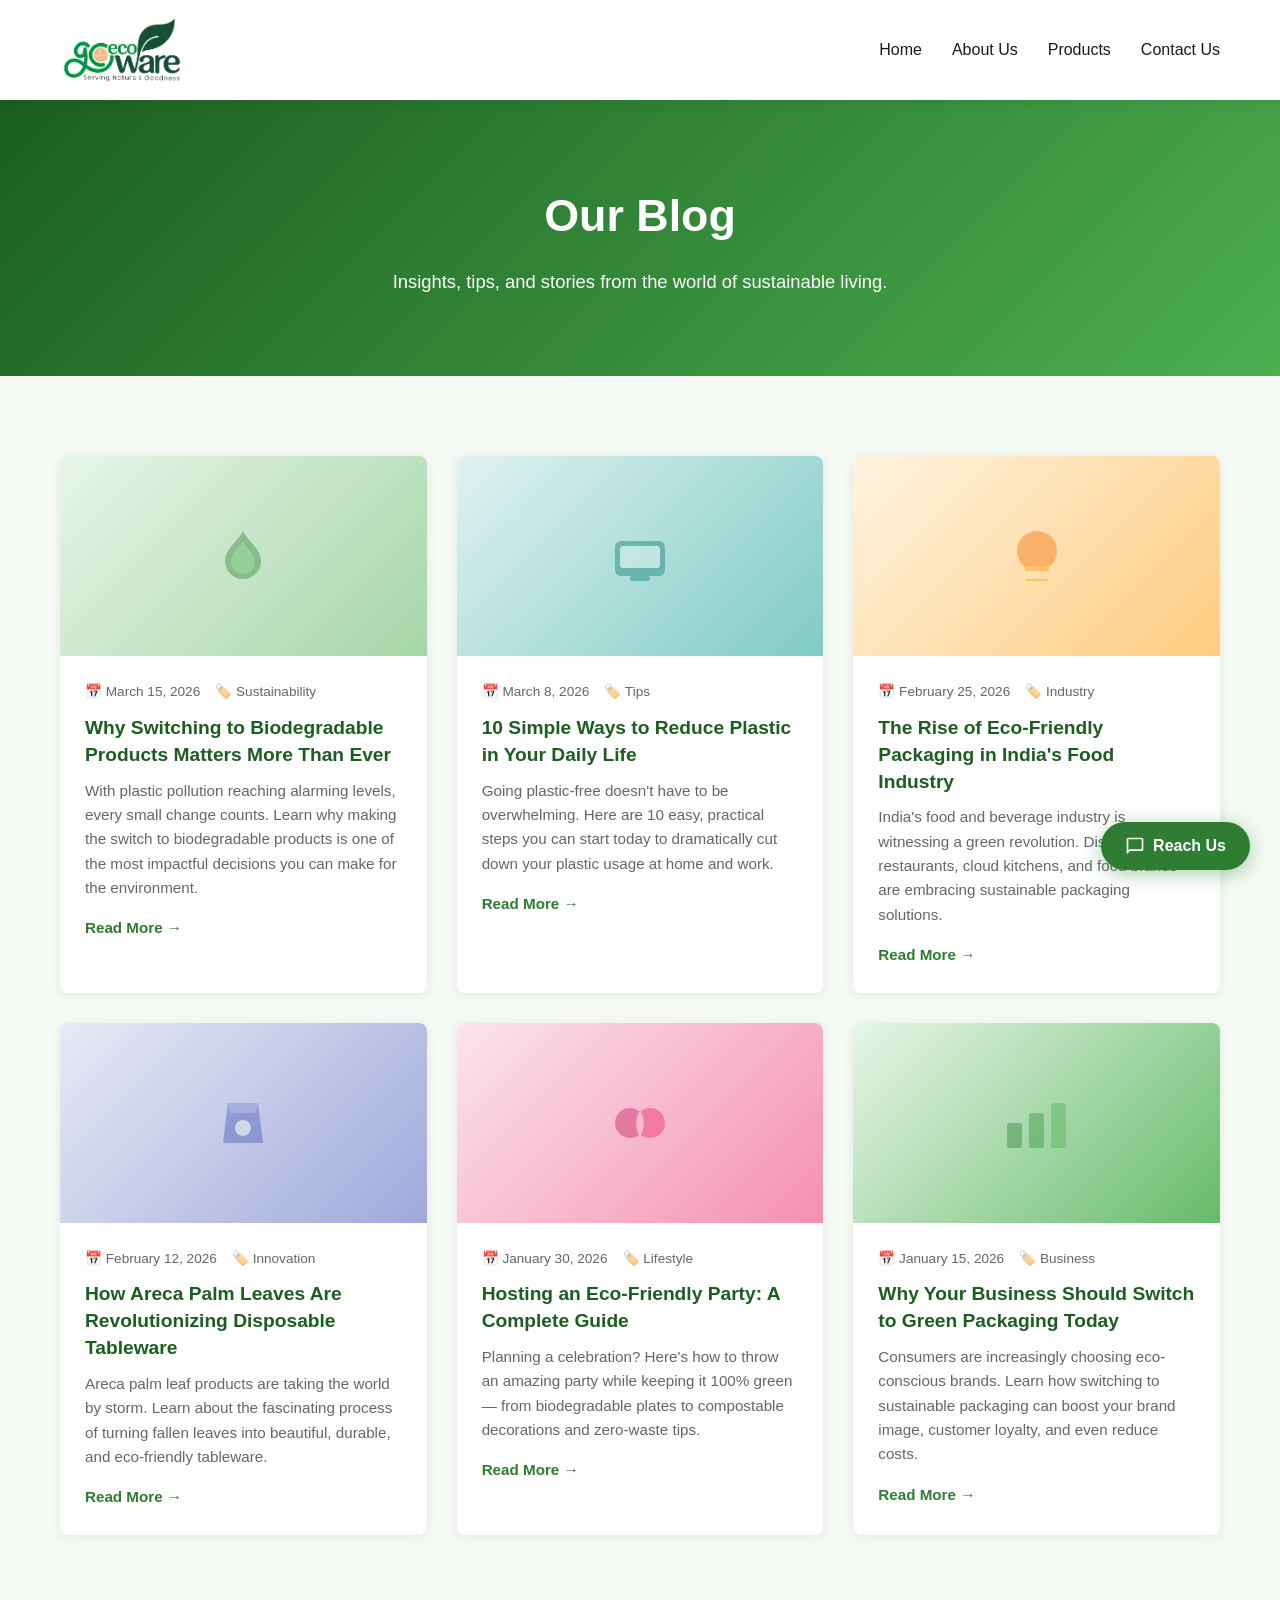
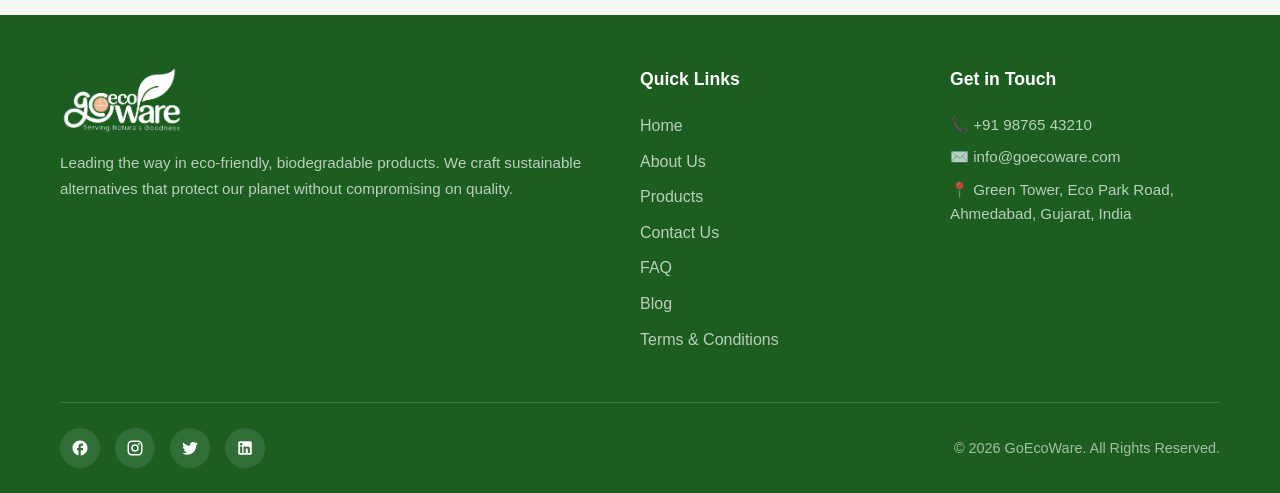
<file: blog.html>
<!DOCTYPE html>
<html lang="en">
<head>
  <meta charset="UTF-8">
  <meta name="viewport" content="width=device-width, initial-scale=1.0">
  <title>Blog - GoEcoWare</title>
  <link rel="stylesheet" href="css/style.css">
</head>
<body>

  <!-- HEADER -->
  <header>
    <nav class="navbar">
      <a href="index.html" class="logo">
        <!-- <svg viewBox="0 0 36 36"><circle cx="18" cy="18" r="16" fill="#2e7d32"/><path d="M18 8c-2 4-6 7-6 12a6 6 0 0012 0c0-5-4-8-6-12z" fill="#fff"/></svg>
        GoEcoWare -->
        <img src="assets/Goecoware Final Logo-01.png" alt="" style="height: 70px;width: auto;">
      </a>
      <ul class="nav-links" id="navLinks">
        <li><a href="index.html">Home</a></li>
        <li><a href="about.html">About Us</a></li>
        <li><a href="products.html">Products</a></li>
        <li><a href="contact.html">Contact Us</a></li>
      </ul>
      <button class="hamburger" id="hamburger" aria-label="Toggle menu">
        <span></span><span></span><span></span>
      </button>
    </nav>
    <div class="nav-overlay" id="navOverlay"></div>
  </header>

  <!-- HERO -->
  <section class="blog-hero">
    <h1>Our Blog</h1>
    <p>Insights, tips, and stories from the world of sustainable living.</p>
  </section>

  <!-- BLOG GRID -->
  <section class="section">
    <div class="container">
      <div class="blog-grid">

        <!-- Blog 1 -->
        <div class="blog-card" data-animate="fade-up">
          <div class="blog-card-img" style="background:linear-gradient(135deg,#e8f5e9,#a5d6a7);">
            <svg viewBox="0 0 80 80"><path d="M40 15c-5 10-18 18-18 30a18 18 0 0036 0c0-12-13-20-18-30z" fill="#2e7d32"/><path d="M40 25c-3 7-12 12-12 21a12 12 0 0024 0c0-9-9-14-12-21z" fill="#4caf50"/></svg>
          </div>
          <div class="blog-card-body">
            <div class="blog-meta">
              <span>📅 March 15, 2026</span>
              <span>🏷️ Sustainability</span>
            </div>
            <h3>Why Switching to Biodegradable Products Matters More Than Ever</h3>
            <p>With plastic pollution reaching alarming levels, every small change counts. Learn why making the switch to biodegradable products is one of the most impactful decisions you can make for the environment.</p>
            <a href="#" class="blog-read-more">Read More →</a>
          </div>
        </div>

        <!-- Blog 2 -->
        <div class="blog-card" data-animate="fade-up">
          <div class="blog-card-img" style="background:linear-gradient(135deg,#e0f2f1,#80cbc4);">
            <svg viewBox="0 0 80 80"><rect x="15" y="25" width="50" height="35" rx="6" fill="#00796b"/><rect x="20" y="30" width="40" height="22" rx="3" fill="#e0f2f1"/><rect x="30" y="60" width="20" height="5" rx="2" fill="#00796b"/></svg>
          </div>
          <div class="blog-card-body">
            <div class="blog-meta">
              <span>📅 March 8, 2026</span>
              <span>🏷️ Tips</span>
            </div>
            <h3>10 Simple Ways to Reduce Plastic in Your Daily Life</h3>
            <p>Going plastic-free doesn't have to be overwhelming. Here are 10 easy, practical steps you can start today to dramatically cut down your plastic usage at home and work.</p>
            <a href="#" class="blog-read-more">Read More →</a>
          </div>
        </div>

        <!-- Blog 3 -->
        <div class="blog-card" data-animate="fade-up">
          <div class="blog-card-img" style="background:linear-gradient(135deg,#fff3e0,#ffcc80);">
            <svg viewBox="0 0 80 80"><circle cx="40" cy="35" r="20" fill="#ef6c00"/><rect x="28" y="50" width="24" height="15" rx="4" fill="#ff9800"/><rect x="18" y="55" width="44" height="8" rx="4" fill="#ffe0b2"/></svg>
          </div>
          <div class="blog-card-body">
            <div class="blog-meta">
              <span>📅 February 25, 2026</span>
              <span>🏷️ Industry</span>
            </div>
            <h3>The Rise of Eco-Friendly Packaging in India's Food Industry</h3>
            <p>India's food and beverage industry is witnessing a green revolution. Discover how restaurants, cloud kitchens, and food brands are embracing sustainable packaging solutions.</p>
            <a href="#" class="blog-read-more">Read More →</a>
          </div>
        </div>

        <!-- Blog 4 -->
        <div class="blog-card" data-animate="fade-up">
          <div class="blog-card-img" style="background:linear-gradient(135deg,#e8eaf6,#9fa8da);">
            <svg viewBox="0 0 80 80"><path d="M20 60h40l-5-40H25z" fill="#3f51b5"/><path d="M25 20h30l-2 10H27z" fill="#7986cb"/><circle cx="40" cy="45" r="8" fill="#e8eaf6"/></svg>
          </div>
          <div class="blog-card-body">
            <div class="blog-meta">
              <span>📅 February 12, 2026</span>
              <span>🏷️ Innovation</span>
            </div>
            <h3>How Areca Palm Leaves Are Revolutionizing Disposable Tableware</h3>
            <p>Areca palm leaf products are taking the world by storm. Learn about the fascinating process of turning fallen leaves into beautiful, durable, and eco-friendly tableware.</p>
            <a href="#" class="blog-read-more">Read More →</a>
          </div>
        </div>

        <!-- Blog 5 -->
        <div class="blog-card" data-animate="fade-up">
          <div class="blog-card-img" style="background:linear-gradient(135deg,#fce4ec,#f48fb1);">
            <svg viewBox="0 0 80 80"><circle cx="30" cy="40" r="15" fill="#c2185b"/><circle cx="50" cy="40" r="15" fill="#e91e63"/><path d="M40 28c-5 5-5 20 0 25 5-5 5-20 0-25z" fill="#f8bbd0"/></svg>
          </div>
          <div class="blog-card-body">
            <div class="blog-meta">
              <span>📅 January 30, 2026</span>
              <span>🏷️ Lifestyle</span>
            </div>
            <h3>Hosting an Eco-Friendly Party: A Complete Guide</h3>
            <p>Planning a celebration? Here's how to throw an amazing party while keeping it 100% green — from biodegradable plates to compostable decorations and zero-waste tips.</p>
            <a href="#" class="blog-read-more">Read More →</a>
          </div>
        </div>

        <!-- Blog 6 -->
        <div class="blog-card" data-animate="fade-up">
          <div class="blog-card-img" style="background:linear-gradient(135deg,#e8f5e9,#66bb6a);">
            <svg viewBox="0 0 80 80"><rect x="10" y="40" width="15" height="25" rx="3" fill="#2e7d32"/><rect x="32" y="30" width="15" height="35" rx="3" fill="#388e3c"/><rect x="54" y="20" width="15" height="45" rx="3" fill="#4caf50"/></svg>
          </div>
          <div class="blog-card-body">
            <div class="blog-meta">
              <span>📅 January 15, 2026</span>
              <span>🏷️ Business</span>
            </div>
            <h3>Why Your Business Should Switch to Green Packaging Today</h3>
            <p>Consumers are increasingly choosing eco-conscious brands. Learn how switching to sustainable packaging can boost your brand image, customer loyalty, and even reduce costs.</p>
            <a href="#" class="blog-read-more">Read More →</a>
          </div>
        </div>

      </div>
    </div>
  </section>

  <!-- FOOTER -->
  <footer>
    <div class="container">
      <div class="footer-row-1">
        <div class="footer-about">
          <div class="footer-logo">
            <!-- <svg viewBox="0 0 36 36"><circle cx="18" cy="18" r="16" fill="#4caf50"/><path d="M18 8c-2 4-6 7-6 12a6 6 0 0012 0c0-5-4-8-6-12z" fill="#fff"/></svg>
            GoEcoWare -->
            <img src="assets/Goecoware Final Logo-02.png" alt="" style="height: 70px;width: auto;">
          </div>
          <p>Leading the way in eco-friendly, biodegradable products. We craft sustainable alternatives that protect our planet without compromising on quality.</p>
        </div>
        <div class="footer-links">
          <h3>Quick Links</h3>
          <ul>
            <li><a href="index.html">Home</a></li>
            <li><a href="about.html">About Us</a></li>
            <li><a href="products.html">Products</a></li>
            <li><a href="contact.html">Contact Us</a></li>
            <li><a href="faq.html">FAQ</a></li>
            <li><a href="blog.html">Blog</a></li>
            <li><a href="terms.html">Terms &amp; Conditions</a></li>
          </ul>
        </div>
        <div class="footer-contact">
          <h3>Get in Touch</h3>
          <p>📞 +91 98765 43210</p>
          <p>✉️ info@goecoware.com</p>
          <p>📍 Green Tower, Eco Park Road, Ahmedabad, Gujarat, India</p>
        </div>
      </div>
      <div class="footer-row-2">
        <div class="social-icons">
          <a href="#" aria-label="Facebook"><svg viewBox="0 0 24 24"><path d="M22 12c0-5.52-4.48-10-10-10S2 6.48 2 12c0 4.84 3.44 8.87 8 9.8V15H8v-3h2V9.5C10 7.57 11.57 6 13.5 6H16v3h-2c-.55 0-1 .45-1 1v2h3v3h-3v6.95c5.05-.5 9-4.76 9-9.95z"/></svg></a>
          <a href="#" aria-label="Instagram"><svg viewBox="0 0 24 24"><path d="M7.8 2h8.4C19.4 2 22 4.6 22 7.8v8.4a5.8 5.8 0 01-5.8 5.8H7.8C4.6 22 2 19.4 2 16.2V7.8A5.8 5.8 0 017.8 2m-.2 2A3.6 3.6 0 004 7.6v8.8C4 18.39 5.61 20 7.6 20h8.8a3.6 3.6 0 003.6-3.6V7.6C20 5.61 18.39 4 16.4 4H7.6m9.65 1.5a1.25 1.25 0 110 2.5 1.25 1.25 0 010-2.5M12 7a5 5 0 110 10 5 5 0 010-10m0 2a3 3 0 100 6 3 3 0 000-6z"/></svg></a>
          <a href="#" aria-label="Twitter"><svg viewBox="0 0 24 24"><path d="M22.46 6c-.77.35-1.6.58-2.46.69.88-.53 1.56-1.37 1.88-2.38-.83.5-1.75.85-2.72 1.05C18.37 4.5 17.26 4 16 4c-2.35 0-4.27 1.92-4.27 4.29 0 .34.04.67.11.98C8.28 9.09 5.11 7.38 3 4.79c-.37.63-.58 1.37-.58 2.15 0 1.49.75 2.81 1.91 3.56-.71 0-1.37-.2-1.95-.5v.03c0 2.08 1.48 3.82 3.44 4.21a4.22 4.22 0 01-1.93.07 4.28 4.28 0 004 2.98 8.521 8.521 0 01-5.33 1.84c-.34 0-.68-.02-1.02-.06C3.44 20.29 5.7 21 8.12 21 16 21 20.33 14.46 20.33 8.79c0-.19 0-.37-.01-.56.84-.6 1.56-1.36 2.14-2.23z"/></svg></a>
          <a href="#" aria-label="LinkedIn"><svg viewBox="0 0 24 24"><path d="M19 3a2 2 0 012 2v14a2 2 0 01-2 2H5a2 2 0 01-2-2V5a2 2 0 012-2h14m-.5 15.5v-5.3a3.26 3.26 0 00-3.26-3.26c-.85 0-1.84.52-2.32 1.3v-1.11h-2.79v8.37h2.79v-4.93c0-.77.62-1.4 1.39-1.4a1.4 1.4 0 011.4 1.4v4.93h2.79M6.88 8.56a1.68 1.68 0 001.68-1.68c0-.93-.75-1.69-1.68-1.69a1.69 1.69 0 00-1.69 1.69c0 .93.76 1.68 1.69 1.68m1.39 9.94v-8.37H5.5v8.37h2.77z"/></svg></a>
        </div>
        <p class="copyright">&copy; 2026 GoEcoWare. All Rights Reserved.</p>
      </div>
    </div>
  </footer>

  <!-- FLOATING REACH-OUT BUTTON -->
  <button class="floating-reach-btn" id="floatingReachBtn">
    <svg viewBox="0 0 24 24"><path d="M20 2H4c-1.1 0-2 .9-2 2v18l4-4h14c1.1 0 2-.9 2-2V4c0-1.1-.9-2-2-2zm0 14H5.17L4 17.17V4h16v12z"/></svg>
    Reach Us
  </button>

  <!-- INQUIRY MODAL -->
  <div class="inquiry-modal-overlay" id="inquiryModalOverlay">
    <div class="inquiry-modal">
      <button class="inquiry-modal-close" aria-label="Close">&times;</button>
      <h2>Send Us a Message</h2>
      <p class="modal-subtitle">We'd love to hear from you. Fill in the details below.</p>
      <form id="modalContactForm"
            action="https://docs.google.com/forms/d/e/1FAIpQLSf1f93qaw5IaZWHeFwjUjrSIe3wzDFZrGvl0RIuKi4Ryq7tWQ/formResponse"
            method="POST"
            target="modal_hidden_iframe">
        <div class="form-group">
          <label for="modalName">Full Name</label>
          <input type="text" id="modalName" name="entry.1777098069" placeholder="Enter your full name" required>
        </div>
        <div class="form-group">
          <label for="modalPhone">Phone Number</label>
          <input type="tel" id="modalPhone" name="entry.843369120" placeholder="Enter your phone number" required>
        </div>
        <div class="form-group">
          <label for="modalEmail">Email Address</label>
          <input type="email" id="modalEmail" name="entry.1961342581" placeholder="Enter your email" required>
        </div>
        <div class="form-group">
          <label for="modalMessage">Message</label>
          <textarea id="modalMessage" name="entry.2062203938" placeholder="Write your message here..." required></textarea>
        </div>
        <button type="submit" class="modal-submit-btn">Send Message</button>
      </form>
      <iframe name="modal_hidden_iframe" style="display:none;"></iframe>
      <p id="modalSuccessMsg">Thank you! Your message has been sent successfully ✅</p>
    </div>
  </div>

  <script src="js/main.js"></script>
</body>
</html>
</file>
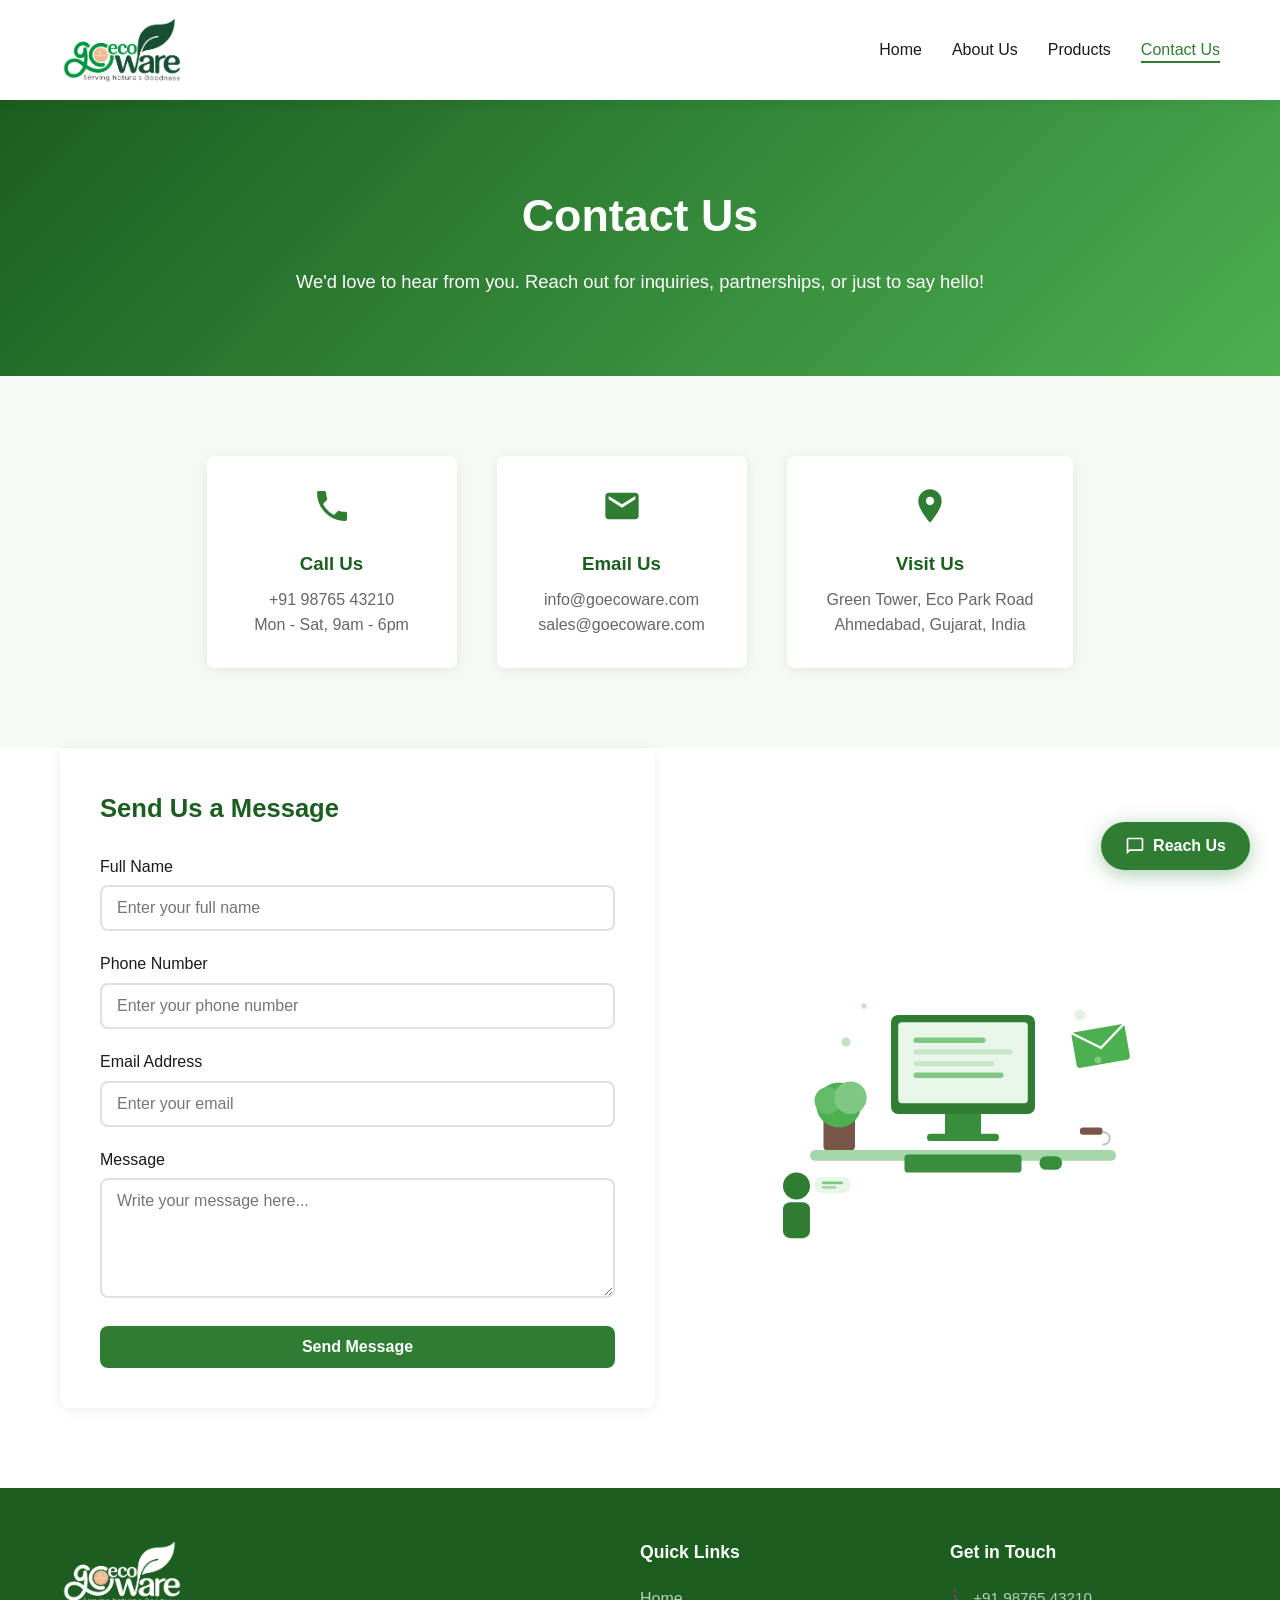
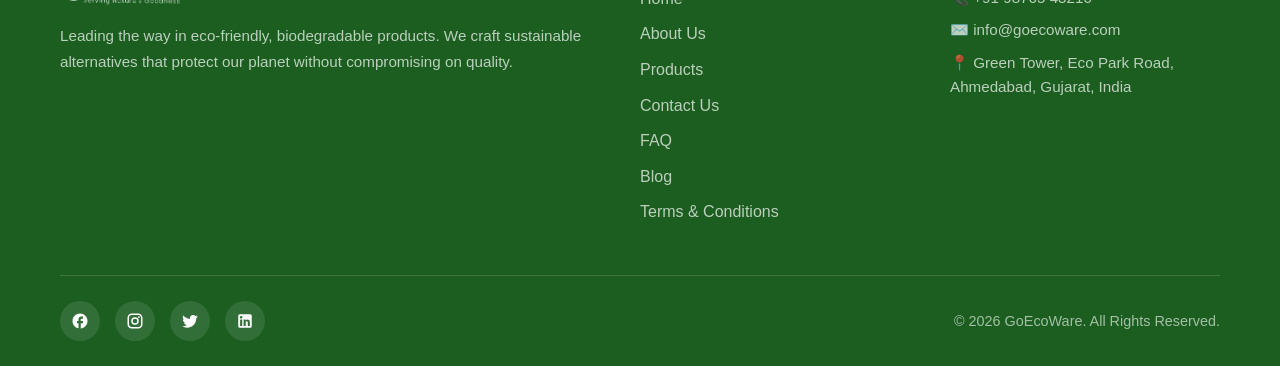
<file: contact.html>
<!DOCTYPE html>
<html lang="en">
<head>
  <meta charset="UTF-8">
  <meta name="viewport" content="width=device-width, initial-scale=1.0">
  <title>Contact Us - GoEcoWare</title>
  <link rel="stylesheet" href="css/style.css">
</head>
<body>

  <!-- HEADER -->
  <header>
    <nav class="navbar">
      <a href="index.html" class="logo">
        <!-- <svg viewBox="0 0 36 36"><circle cx="18" cy="18" r="16" fill="#2e7d32"/><path d="M18 8c-2 4-6 7-6 12a6 6 0 0012 0c0-5-4-8-6-12z" fill="#fff"/></svg>
        GoEcoWare -->
        <img src="assets/Goecoware Final Logo-01.png" alt="" style="height: 70px;width: auto;">
      </a>
      <ul class="nav-links" id="navLinks">
        <li><a href="index.html">Home</a></li>
        <li><a href="about.html">About Us</a></li>
        <li><a href="products.html">Products</a></li>
        <li><a href="contact.html" class="active">Contact Us</a></li>
      </ul>
      <button class="hamburger" id="hamburger" aria-label="Toggle menu">
        <span></span><span></span><span></span>
      </button>
    </nav>
    <div class="nav-overlay" id="navOverlay"></div>
  </header>

  <!-- HERO -->
  <section class="contact-hero">
    <h1>Contact Us</h1>
    <p>We'd love to hear from you. Reach out for inquiries, partnerships, or just to say hello!</p>
  </section>

  <!-- CONTACT INFO -->
  <section class="section">
    <div class="container">
      <div class="contact-info-row">
        <div class="contact-info-item" data-animate="fade-up">
          <svg viewBox="0 0 24 24"><path d="M6.62 10.79c1.44 2.83 3.76 5.14 6.59 6.59l2.2-2.2c.27-.27.67-.36 1.02-.24 1.12.37 2.33.57 3.57.57.55 0 1 .45 1 1V20c0 .55-.45 1-1 1-9.39 0-17-7.61-17-17 0-.55.45-1 1-1h3.5c.55 0 1 .45 1 1 0 1.25.2 2.45.57 3.57.11.35.03.74-.25 1.02l-2.2 2.2z"/></svg>
          <h3>Call Us</h3>
          <p>+91 98765 43210</p>
          <p>Mon - Sat, 9am - 6pm</p>
        </div>
        <div class="contact-info-item delay-2" data-animate="fade-up">
          <svg viewBox="0 0 24 24"><path d="M20 4H4c-1.1 0-1.99.9-1.99 2L2 18c0 1.1.9 2 2 2h16c1.1 0 2-.9 2-2V6c0-1.1-.9-2-2-2zm0 4l-8 5-8-5V6l8 5 8-5v2z"/></svg>
          <h3>Email Us</h3>
          <p>info@goecoware.com</p>
          <p>sales@goecoware.com</p>
        </div>
        <div class="contact-info-item delay-3" data-animate="fade-up">
          <svg viewBox="0 0 24 24"><path d="M12 2C8.13 2 5 5.13 5 9c0 5.25 7 13 7 13s7-7.75 7-13c0-3.87-3.13-7-7-7zm0 9.5c-1.38 0-2.5-1.12-2.5-2.5s1.12-2.5 2.5-2.5 2.5 1.12 2.5 2.5-1.12 2.5-2.5 2.5z"/></svg>
          <h3>Visit Us</h3>
          <p>Green Tower, Eco Park Road</p>
          <p>Ahmedabad, Gujarat, India</p>
        </div>
      </div>
    </div>
  </section>

  <!-- CONTACT FORM + VECTOR -->
  <section class="section" style="background:var(--white);padding-top:0;">
    <div class="container">
      <div class="contact-form-section">
        <div class="contact-form" data-animate="slide-left">
          <h2>Send Us a Message</h2>
          <form id="contactForm" 
                action="https://docs.google.com/forms/d/e/1FAIpQLSf1f93qaw5IaZWHeFwjUjrSIe3wzDFZrGvl0RIuKi4Ryq7tWQ/formResponse" 
                method="POST" 
                target="hidden_iframe"
                onsubmit="handleSubmit(event)">
            
                <div class="form-group">
                    <label for="name">Full Name</label>
                    <input type="text" id="name" name="entry.1777098069" placeholder="Enter your full name" required>
                </div>

                <div class="form-group">
                    <label for="phone">Phone Number</label>
                    <input type="tel" id="phone" name="entry.843369120" placeholder="Enter your phone number" required>
                </div>

                <div class="form-group">
                    <label for="email">Email Address</label>
                    <input type="email" id="email" name="entry.1961342581" placeholder="Enter your email" required>
                </div>

                <div class="form-group">
                    <label for="message">Message</label>
                    <textarea id="message" name="entry.2062203938" placeholder="Write your message here..." required></textarea>
                </div>

                <button type="submit" class="btn btn-primary submit-btn" style="width:100%;">Send Message</button>
          </form>

          <iframe name="hidden_iframe" style="display:none;"></iframe>

          <p id="successMsg">Thank you! Your message has been sent successfully ✅.</p>
          
        </div>
        <div class="contact-vector" data-animate="slide-right">
          <svg viewBox="0 0 500 400" xmlns="http://www.w3.org/2000/svg">
            <!-- Background -->
            <rect width="500" height="400" fill="none"/>
            <!-- Desk -->
            <rect x="80" y="280" width="340" height="12" rx="6" fill="#a5d6a7"/>
            <!-- Monitor -->
            <rect x="170" y="130" width="160" height="110" rx="8" fill="#2e7d32"/>
            <rect x="178" y="138" width="144" height="90" rx="4" fill="#e8f5e9"/>
            <!-- Monitor stand -->
            <rect x="230" y="240" width="40" height="25" fill="#388e3c"/>
            <rect x="210" y="262" width="80" height="8" rx="4" fill="#388e3c"/>
            <!-- Screen content lines -->
            <rect x="195" y="155" width="80" height="6" rx="3" fill="#81c784"/>
            <rect x="195" y="168" width="110" height="6" rx="3" fill="#c8e6c9"/>
            <rect x="195" y="181" width="90" height="6" rx="3" fill="#c8e6c9"/>
            <rect x="195" y="194" width="100" height="6" rx="3" fill="#81c784"/>
            <!-- Keyboard -->
            <rect x="185" y="285" width="130" height="20" rx="4" fill="#388e3c"/>
            <!-- Mouse -->
            <rect x="335" y="287" width="25" height="15" rx="7" fill="#388e3c"/>
            <!-- Plant -->
            <rect x="95" y="240" width="35" height="40" rx="4" fill="#795548"/>
            <circle cx="112" cy="230" r="25" fill="#4caf50"/>
            <circle cx="100" cy="225" r="15" fill="#66bb6a"/>
            <circle cx="125" cy="222" r="18" fill="#81c784"/>
            <!-- Coffee cup -->
            <rect x="380" y="255" width="25" height="25" rx="4" fill="#fff"/>
            <rect x="380" y="255" width="25" height="8" rx="3" fill="#795548"/>
            <path d="M405 260c5 0 8 3 8 7s-3 7-8 7" fill="none" stroke="#bbb" stroke-width="2"/>
            <!-- Envelope floating -->
            <g transform="translate(370,150) rotate(-10)">
              <rect width="60" height="40" rx="4" fill="#4caf50"/>
              <path d="M0 0l30 22 30-22" fill="none" stroke="#fff" stroke-width="2.5"/>
            </g>
            <!-- Floating dots -->
            <circle cx="120" cy="160" r="5" fill="#81c784" opacity="0.5"/>
            <circle cx="400" cy="180" r="4" fill="#a5d6a7" opacity="0.6"/>
            <circle cx="140" cy="120" r="3" fill="#66bb6a" opacity="0.4"/>
            <circle cx="380" cy="130" r="6" fill="#c8e6c9" opacity="0.5"/>
            <!-- Person silhouette -->
            <circle cx="65" cy="320" r="15" fill="#2e7d32"/>
            <rect x="50" y="338" width="30" height="40" rx="8" fill="#2e7d32"/>
            <!-- Chat bubbles -->
            <g transform="translate(85,310)">
              <rect width="40" height="18" rx="9" fill="#e8f5e9"/>
              <rect x="8" y="5" width="24" height="3" rx="1.5" fill="#81c784"/>
              <rect x="8" y="10" width="16" height="3" rx="1.5" fill="#a5d6a7"/>
            </g>
          </svg>
        </div>
      </div>
    </div>
  </section>

  <!-- FOOTER -->
  <footer>
    <div class="container">
      <div class="footer-row-1">
        <div class="footer-about">
          <div class="footer-logo">
            <!-- <svg viewBox="0 0 36 36"><circle cx="18" cy="18" r="16" fill="#4caf50"/><path d="M18 8c-2 4-6 7-6 12a6 6 0 0012 0c0-5-4-8-6-12z" fill="#fff"/></svg>
            GoEcoWare -->
            <img src="assets/Goecoware Final Logo-02.png" alt="" style="height: 70px;width: auto;">
          </div>
          <p>Leading the way in eco-friendly, biodegradable products. We craft sustainable alternatives that protect our planet without compromising on quality.</p>
        </div>
        <div class="footer-links">
          <h3>Quick Links</h3>
          <ul>
            <li><a href="index.html">Home</a></li>
            <li><a href="about.html">About Us</a></li>
            <li><a href="products.html">Products</a></li>
            <li><a href="contact.html">Contact Us</a></li>
            <li><a href="faq.html">FAQ</a></li>
            <li><a href="blog.html">Blog</a></li>
            <li><a href="terms.html">Terms &amp; Conditions</a></li>
          </ul>
        </div>
        <div class="footer-contact">
          <h3>Get in Touch</h3>
          <p>📞 +91 98765 43210</p>
          <p>✉️ info@goecoware.com</p>
          <p>📍 Green Tower, Eco Park Road, Ahmedabad, Gujarat, India</p>
        </div>
      </div>
      <div class="footer-row-2">
        <div class="social-icons">
          <a href="#" aria-label="Facebook"><svg viewBox="0 0 24 24"><path d="M22 12c0-5.52-4.48-10-10-10S2 6.48 2 12c0 4.84 3.44 8.87 8 9.8V15H8v-3h2V9.5C10 7.57 11.57 6 13.5 6H16v3h-2c-.55 0-1 .45-1 1v2h3v3h-3v6.95c5.05-.5 9-4.76 9-9.95z"/></svg></a>
          <a href="#" aria-label="Instagram"><svg viewBox="0 0 24 24"><path d="M7.8 2h8.4C19.4 2 22 4.6 22 7.8v8.4a5.8 5.8 0 01-5.8 5.8H7.8C4.6 22 2 19.4 2 16.2V7.8A5.8 5.8 0 017.8 2m-.2 2A3.6 3.6 0 004 7.6v8.8C4 18.39 5.61 20 7.6 20h8.8a3.6 3.6 0 003.6-3.6V7.6C20 5.61 18.39 4 16.4 4H7.6m9.65 1.5a1.25 1.25 0 110 2.5 1.25 1.25 0 010-2.5M12 7a5 5 0 110 10 5 5 0 010-10m0 2a3 3 0 100 6 3 3 0 000-6z"/></svg></a>
          <a href="#" aria-label="Twitter"><svg viewBox="0 0 24 24"><path d="M22.46 6c-.77.35-1.6.58-2.46.69.88-.53 1.56-1.37 1.88-2.38-.83.5-1.75.85-2.72 1.05C18.37 4.5 17.26 4 16 4c-2.35 0-4.27 1.92-4.27 4.29 0 .34.04.67.11.98C8.28 9.09 5.11 7.38 3 4.79c-.37.63-.58 1.37-.58 2.15 0 1.49.75 2.81 1.91 3.56-.71 0-1.37-.2-1.95-.5v.03c0 2.08 1.48 3.82 3.44 4.21a4.22 4.22 0 01-1.93.07 4.28 4.28 0 004 2.98 8.521 8.521 0 01-5.33 1.84c-.34 0-.68-.02-1.02-.06C3.44 20.29 5.7 21 8.12 21 16 21 20.33 14.46 20.33 8.79c0-.19 0-.37-.01-.56.84-.6 1.56-1.36 2.14-2.23z"/></svg></a>
          <a href="#" aria-label="LinkedIn"><svg viewBox="0 0 24 24"><path d="M19 3a2 2 0 012 2v14a2 2 0 01-2 2H5a2 2 0 01-2-2V5a2 2 0 012-2h14m-.5 15.5v-5.3a3.26 3.26 0 00-3.26-3.26c-.85 0-1.84.52-2.32 1.3v-1.11h-2.79v8.37h2.79v-4.93c0-.77.62-1.4 1.39-1.4a1.4 1.4 0 011.4 1.4v4.93h2.79M6.88 8.56a1.68 1.68 0 001.68-1.68c0-.93-.75-1.69-1.68-1.69a1.69 1.69 0 00-1.69 1.69c0 .93.76 1.68 1.69 1.68m1.39 9.94v-8.37H5.5v8.37h2.77z"/></svg></a>
        </div>
        <p class="copyright">&copy; 2026 GoEcoWare. All Rights Reserved.</p>
      </div>
    </div>
  </footer>

  <!-- FLOATING REACH-OUT BUTTON -->
  <button class="floating-reach-btn" id="floatingReachBtn">
    <svg viewBox="0 0 24 24"><path d="M20 2H4c-1.1 0-2 .9-2 2v18l4-4h14c1.1 0 2-.9 2-2V4c0-1.1-.9-2-2-2zm0 14H5.17L4 17.17V4h16v12z"/></svg>
    Reach Us
  </button>

  <!-- INQUIRY MODAL -->
  <div class="inquiry-modal-overlay" id="inquiryModalOverlay">
    <div class="inquiry-modal">
      <button class="inquiry-modal-close" aria-label="Close">&times;</button>
      <h2>Send Us a Message</h2>
      <p class="modal-subtitle">We'd love to hear from you. Fill in the details below.</p>
      <form id="modalContactForm"
            action="https://docs.google.com/forms/d/e/1FAIpQLSf1f93qaw5IaZWHeFwjUjrSIe3wzDFZrGvl0RIuKi4Ryq7tWQ/formResponse"
            method="POST"
            target="modal_hidden_iframe">
        <div class="form-group">
          <label for="modalName">Full Name</label>
          <input type="text" id="modalName" name="entry.1777098069" placeholder="Enter your full name" required>
        </div>
        <div class="form-group">
          <label for="modalPhone">Phone Number</label>
          <input type="tel" id="modalPhone" name="entry.843369120" placeholder="Enter your phone number" required>
        </div>
        <div class="form-group">
          <label for="modalEmail">Email Address</label>
          <input type="email" id="modalEmail" name="entry.1961342581" placeholder="Enter your email" required>
        </div>
        <div class="form-group">
          <label for="modalMessage">Message</label>
          <textarea id="modalMessage" name="entry.2062203938" placeholder="Write your message here..." required></textarea>
        </div>
        <button type="submit" class="modal-submit-btn">Send Message</button>
      </form>
      <iframe name="modal_hidden_iframe" style="display:none;"></iframe>
      <p id="modalSuccessMsg">Thank you! Your message has been sent successfully ✅</p>
    </div>
  </div>

  <script src="js/main.js"></script>
</body>
</html>
</file>
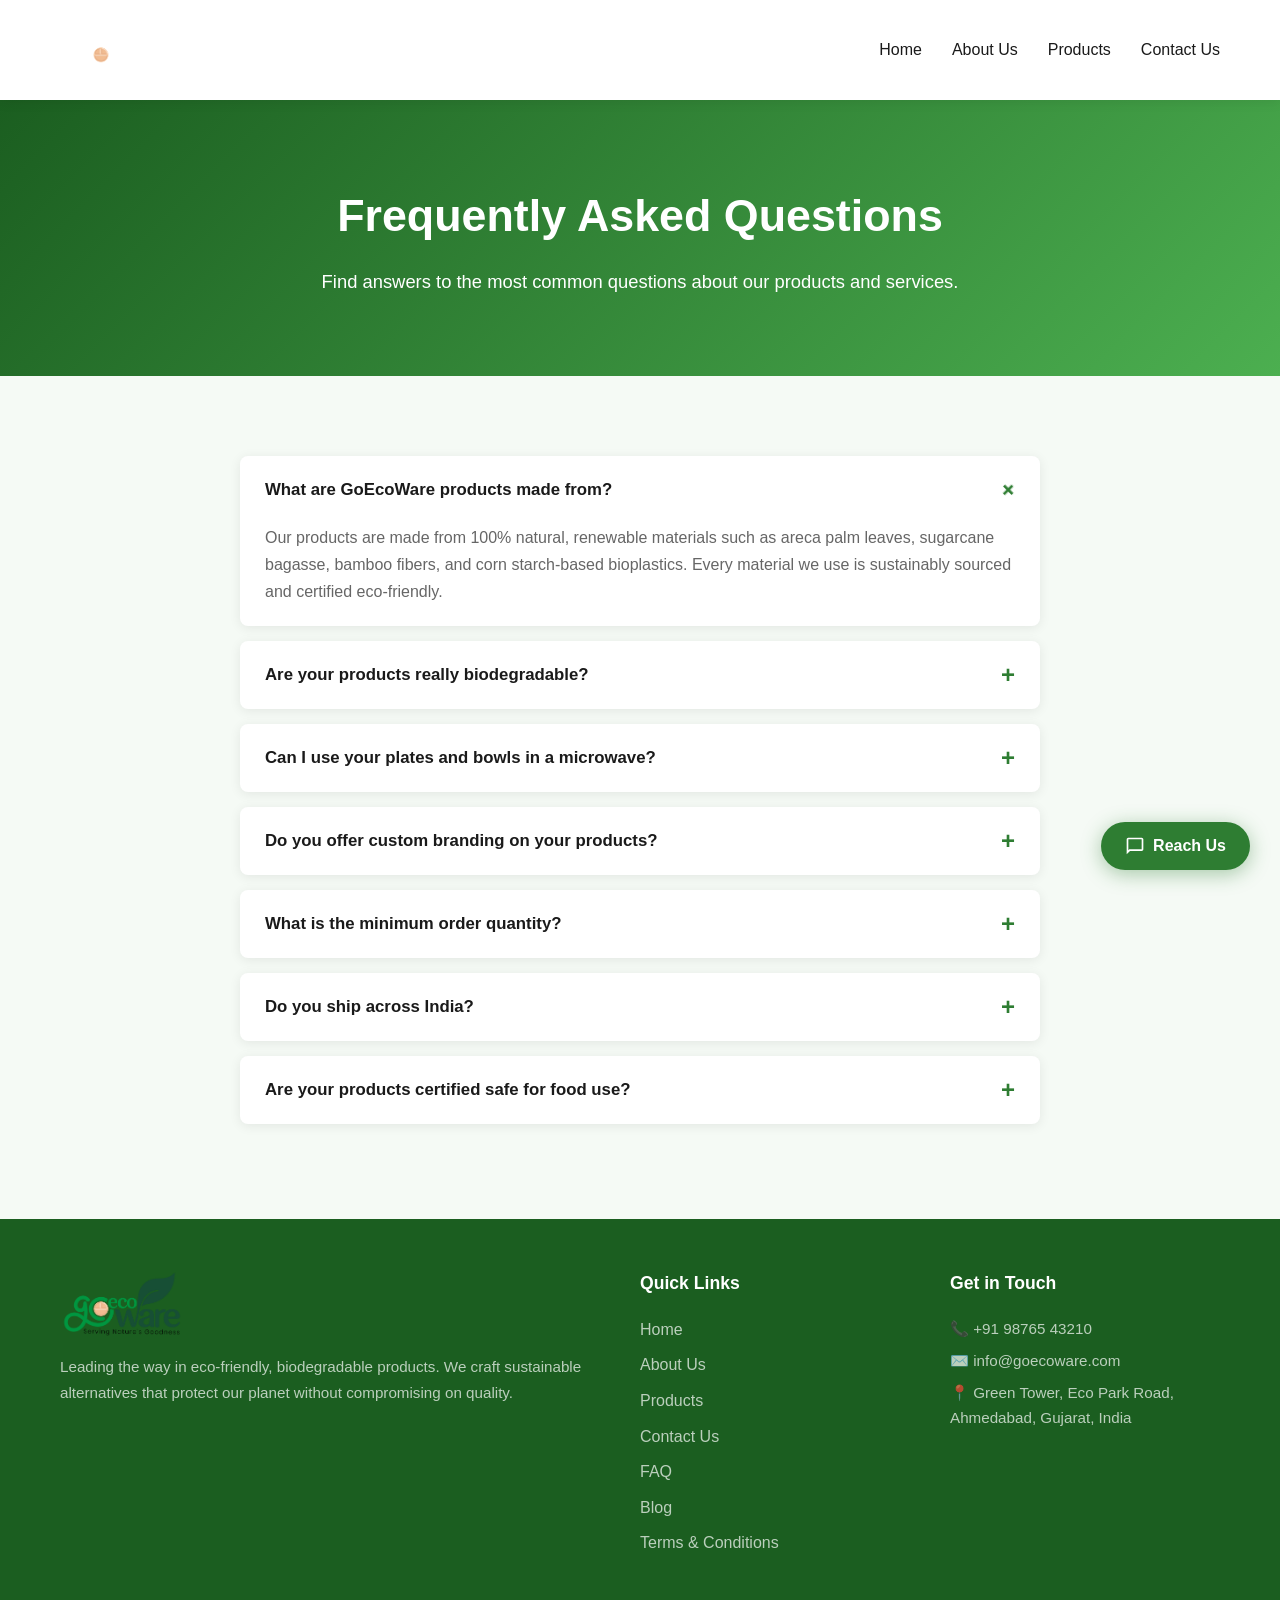
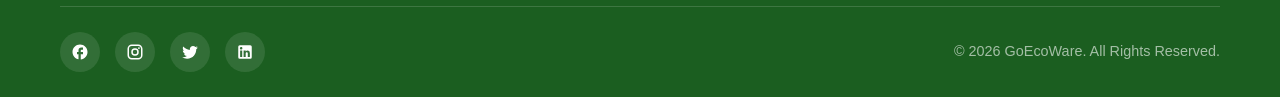
<file: faq.html>
<!DOCTYPE html>
<html lang="en">
<head>
  <meta charset="UTF-8">
  <meta name="viewport" content="width=device-width, initial-scale=1.0">
  <title>FAQ - GoEcoWare</title>
  <link rel="stylesheet" href="css/style.css">
</head>
<body>

  <!-- HEADER -->
  <header>
    <nav class="navbar">
      <a href="index.html" class="logo">
        <!-- <svg viewBox="0 0 36 36"><circle cx="18" cy="18" r="16" fill="#2e7d32"/><path d="M18 8c-2 4-6 7-6 12a6 6 0 0012 0c0-5-4-8-6-12z" fill="#fff"/></svg>
        GoEcoWare -->
        <img src="assets/Goecoware Final Logo-02.png" alt="" style="height: 70px;width: auto;">
      </a>
      <ul class="nav-links" id="navLinks">
        <li><a href="index.html">Home</a></li>
        <li><a href="about.html">About Us</a></li>
        <li><a href="products.html">Products</a></li>
        <li><a href="contact.html">Contact Us</a></li>
      </ul>
      <button class="hamburger" id="hamburger" aria-label="Toggle menu">
        <span></span><span></span><span></span>
      </button>
    </nav>
    <div class="nav-overlay" id="navOverlay"></div>
  </header>

  <!-- HERO -->
  <section class="faq-hero">
    <h1>Frequently Asked Questions</h1>
    <p>Find answers to the most common questions about our products and services.</p>
  </section>

  <!-- FAQ ACCORDION -->
  <section class="section">
    <div class="container">
      <div class="faq-list">

        <div class="faq-item active" data-animate="fade-up">
          <button class="faq-question">
            What are GoEcoWare products made from?
            <span class="faq-icon">+</span>
          </button>
          <div class="faq-answer">
            <div class="faq-answer-inner">
              Our products are made from 100% natural, renewable materials such as areca palm leaves, sugarcane bagasse, bamboo fibers, and corn starch-based bioplastics. Every material we use is sustainably sourced and certified eco-friendly.
            </div>
          </div>
        </div>

        <div class="faq-item" data-animate="fade-up">
          <button class="faq-question">
            Are your products really biodegradable?
            <span class="faq-icon">+</span>
          </button>
          <div class="faq-answer">
            <div class="faq-answer-inner">
              Yes, absolutely! All our products are 100% biodegradable and compostable. Depending on the product, they decompose naturally within 60 to 180 days when composted under proper conditions. They leave no toxic residue in the soil.
            </div>
          </div>
        </div>

        <div class="faq-item" data-animate="fade-up">
          <button class="faq-question">
            Can I use your plates and bowls in a microwave?
            <span class="faq-icon">+</span>
          </button>
          <div class="faq-answer">
            <div class="faq-answer-inner">
              Yes! Our areca palm leaf plates and sugarcane bagasse bowls are microwave safe. You can reheat food in them without any concerns. However, we recommend checking the specific product details, as not all items are suitable for microwave use.
            </div>
          </div>
        </div>

        <div class="faq-item" data-animate="fade-up">
          <button class="faq-question">
            Do you offer custom branding on your products?
            <span class="faq-icon">+</span>
          </button>
          <div class="faq-answer">
            <div class="faq-answer-inner">
              Yes, we offer custom branding and printing on most of our product lines including cups, packaging, and carry bags. This is ideal for restaurants, cafes, and businesses looking to showcase their brand while promoting sustainability. Contact our sales team for details.
            </div>
          </div>
        </div>

        <div class="faq-item" data-animate="fade-up">
          <button class="faq-question">
            What is the minimum order quantity?
            <span class="faq-icon">+</span>
          </button>
          <div class="faq-answer">
            <div class="faq-answer-inner">
              For retail customers, there is no minimum order — you can buy any quantity from our website. For bulk or wholesale orders with custom branding, the minimum order quantity typically starts at 1,000 units, depending on the product type.
            </div>
          </div>
        </div>

        <div class="faq-item" data-animate="fade-up">
          <button class="faq-question">
            Do you ship across India?
            <span class="faq-icon">+</span>
          </button>
          <div class="faq-answer">
            <div class="faq-answer-inner">
              Yes, we offer delivery across India through our trusted logistics partners. We also fulfill international orders for bulk quantities. Standard delivery typically takes 5-7 business days within India. Express shipping options are available at checkout.
            </div>
          </div>
        </div>

        <div class="faq-item" data-animate="fade-up">
          <button class="faq-question">
            Are your products certified safe for food use?
            <span class="faq-icon">+</span>
          </button>
          <div class="faq-answer">
            <div class="faq-answer-inner">
              Yes, all GoEcoWare products that come in contact with food are certified food-safe and comply with FSSAI guidelines. Our manufacturing facility is ISO 14001 certified, and our compostable products meet international standards like EN 13432 and BPI certification.
            </div>
          </div>
        </div>

      </div>
    </div>
  </section>

  <!-- FOOTER -->
  <footer>
    <div class="container">
      <div class="footer-row-1">
        <div class="footer-about">
          <div class="footer-logo">
            <!-- <svg viewBox="0 0 36 36"><circle cx="18" cy="18" r="16" fill="#4caf50"/><path d="M18 8c-2 4-6 7-6 12a6 6 0 0012 0c0-5-4-8-6-12z" fill="#fff"/></svg>
            GoEcoWare -->
            <img src="assets/Goecoware Final Logo-01.png" alt="" style="height: 70px;width: auto;">
          </div>
          <p>Leading the way in eco-friendly, biodegradable products. We craft sustainable alternatives that protect our planet without compromising on quality.</p>
        </div>
        <div class="footer-links">
          <h3>Quick Links</h3>
          <ul>
            <li><a href="index.html">Home</a></li>
            <li><a href="about.html">About Us</a></li>
            <li><a href="products.html">Products</a></li>
            <li><a href="contact.html">Contact Us</a></li>
            <li><a href="faq.html">FAQ</a></li>
            <li><a href="blog.html">Blog</a></li>
            <li><a href="terms.html">Terms &amp; Conditions</a></li>
          </ul>
        </div>
        <div class="footer-contact">
          <h3>Get in Touch</h3>
          <p>📞 +91 98765 43210</p>
          <p>✉️ info@goecoware.com</p>
          <p>📍 Green Tower, Eco Park Road, Ahmedabad, Gujarat, India</p>
        </div>
      </div>
      <div class="footer-row-2">
        <div class="social-icons">
          <a href="#" aria-label="Facebook"><svg viewBox="0 0 24 24"><path d="M22 12c0-5.52-4.48-10-10-10S2 6.48 2 12c0 4.84 3.44 8.87 8 9.8V15H8v-3h2V9.5C10 7.57 11.57 6 13.5 6H16v3h-2c-.55 0-1 .45-1 1v2h3v3h-3v6.95c5.05-.5 9-4.76 9-9.95z"/></svg></a>
          <a href="#" aria-label="Instagram"><svg viewBox="0 0 24 24"><path d="M7.8 2h8.4C19.4 2 22 4.6 22 7.8v8.4a5.8 5.8 0 01-5.8 5.8H7.8C4.6 22 2 19.4 2 16.2V7.8A5.8 5.8 0 017.8 2m-.2 2A3.6 3.6 0 004 7.6v8.8C4 18.39 5.61 20 7.6 20h8.8a3.6 3.6 0 003.6-3.6V7.6C20 5.61 18.39 4 16.4 4H7.6m9.65 1.5a1.25 1.25 0 110 2.5 1.25 1.25 0 010-2.5M12 7a5 5 0 110 10 5 5 0 010-10m0 2a3 3 0 100 6 3 3 0 000-6z"/></svg></a>
          <a href="#" aria-label="Twitter"><svg viewBox="0 0 24 24"><path d="M22.46 6c-.77.35-1.6.58-2.46.69.88-.53 1.56-1.37 1.88-2.38-.83.5-1.75.85-2.72 1.05C18.37 4.5 17.26 4 16 4c-2.35 0-4.27 1.92-4.27 4.29 0 .34.04.67.11.98C8.28 9.09 5.11 7.38 3 4.79c-.37.63-.58 1.37-.58 2.15 0 1.49.75 2.81 1.91 3.56-.71 0-1.37-.2-1.95-.5v.03c0 2.08 1.48 3.82 3.44 4.21a4.22 4.22 0 01-1.93.07 4.28 4.28 0 004 2.98 8.521 8.521 0 01-5.33 1.84c-.34 0-.68-.02-1.02-.06C3.44 20.29 5.7 21 8.12 21 16 21 20.33 14.46 20.33 8.79c0-.19 0-.37-.01-.56.84-.6 1.56-1.36 2.14-2.23z"/></svg></a>
          <a href="#" aria-label="LinkedIn"><svg viewBox="0 0 24 24"><path d="M19 3a2 2 0 012 2v14a2 2 0 01-2 2H5a2 2 0 01-2-2V5a2 2 0 012-2h14m-.5 15.5v-5.3a3.26 3.26 0 00-3.26-3.26c-.85 0-1.84.52-2.32 1.3v-1.11h-2.79v8.37h2.79v-4.93c0-.77.62-1.4 1.39-1.4a1.4 1.4 0 011.4 1.4v4.93h2.79M6.88 8.56a1.68 1.68 0 001.68-1.68c0-.93-.75-1.69-1.68-1.69a1.69 1.69 0 00-1.69 1.69c0 .93.76 1.68 1.69 1.68m1.39 9.94v-8.37H5.5v8.37h2.77z"/></svg></a>
        </div>
        <p class="copyright">&copy; 2026 GoEcoWare. All Rights Reserved.</p>
      </div>
    </div>
  </footer>

  <!-- FLOATING REACH-OUT BUTTON -->
  <button class="floating-reach-btn" id="floatingReachBtn">
    <svg viewBox="0 0 24 24"><path d="M20 2H4c-1.1 0-2 .9-2 2v18l4-4h14c1.1 0 2-.9 2-2V4c0-1.1-.9-2-2-2zm0 14H5.17L4 17.17V4h16v12z"/></svg>
    Reach Us
  </button>

  <!-- INQUIRY MODAL -->
  <div class="inquiry-modal-overlay" id="inquiryModalOverlay">
    <div class="inquiry-modal">
      <button class="inquiry-modal-close" aria-label="Close">&times;</button>
      <h2>Send Us a Message</h2>
      <p class="modal-subtitle">We'd love to hear from you. Fill in the details below.</p>
      <form id="modalContactForm"
            action="https://docs.google.com/forms/d/e/1FAIpQLSf1f93qaw5IaZWHeFwjUjrSIe3wzDFZrGvl0RIuKi4Ryq7tWQ/formResponse"
            method="POST"
            target="modal_hidden_iframe">
        <div class="form-group">
          <label for="modalName">Full Name</label>
          <input type="text" id="modalName" name="entry.1777098069" placeholder="Enter your full name" required>
        </div>
        <div class="form-group">
          <label for="modalPhone">Phone Number</label>
          <input type="tel" id="modalPhone" name="entry.843369120" placeholder="Enter your phone number" required>
        </div>
        <div class="form-group">
          <label for="modalEmail">Email Address</label>
          <input type="email" id="modalEmail" name="entry.1961342581" placeholder="Enter your email" required>
        </div>
        <div class="form-group">
          <label for="modalMessage">Message</label>
          <textarea id="modalMessage" name="entry.2062203938" placeholder="Write your message here..." required></textarea>
        </div>
        <button type="submit" class="modal-submit-btn">Send Message</button>
      </form>
      <iframe name="modal_hidden_iframe" style="display:none;"></iframe>
      <p id="modalSuccessMsg">Thank you! Your message has been sent successfully ✅</p>
    </div>
  </div>

  <script src="js/main.js"></script>
</body>
</html>
</file>
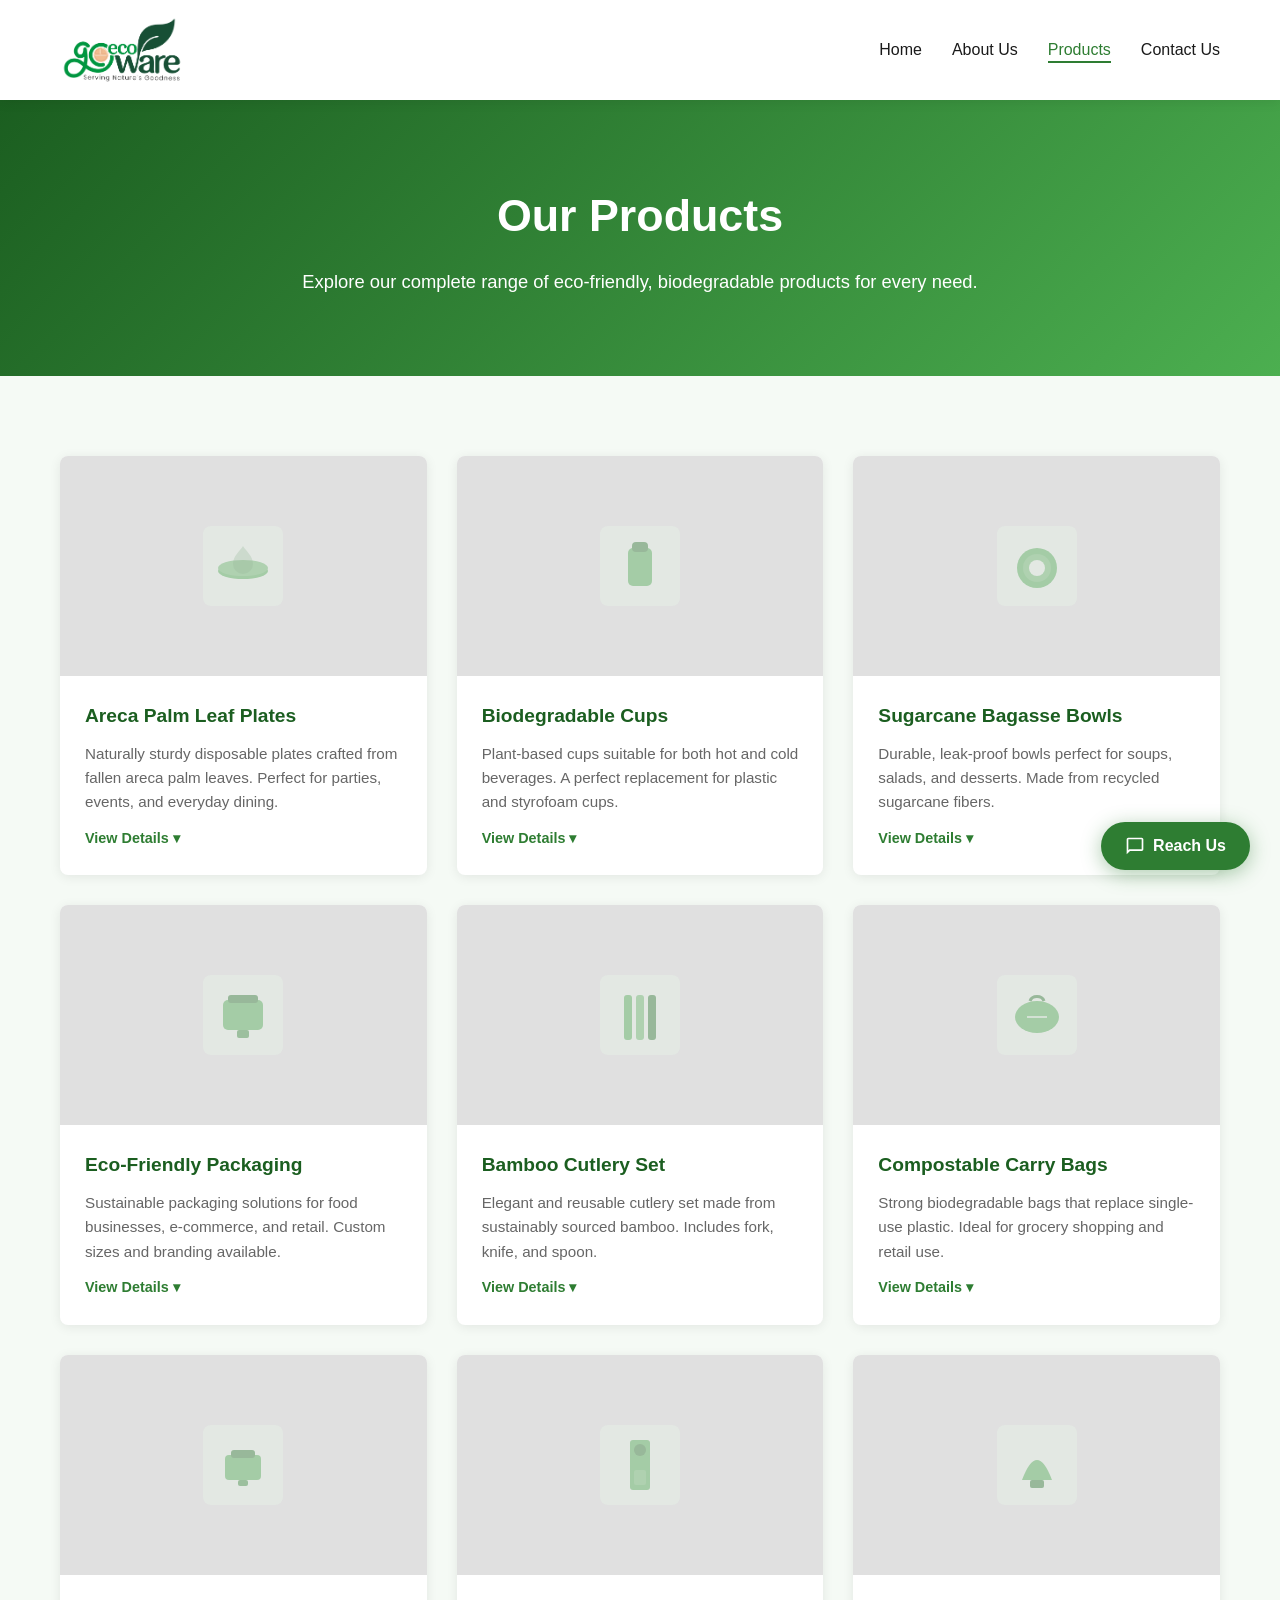
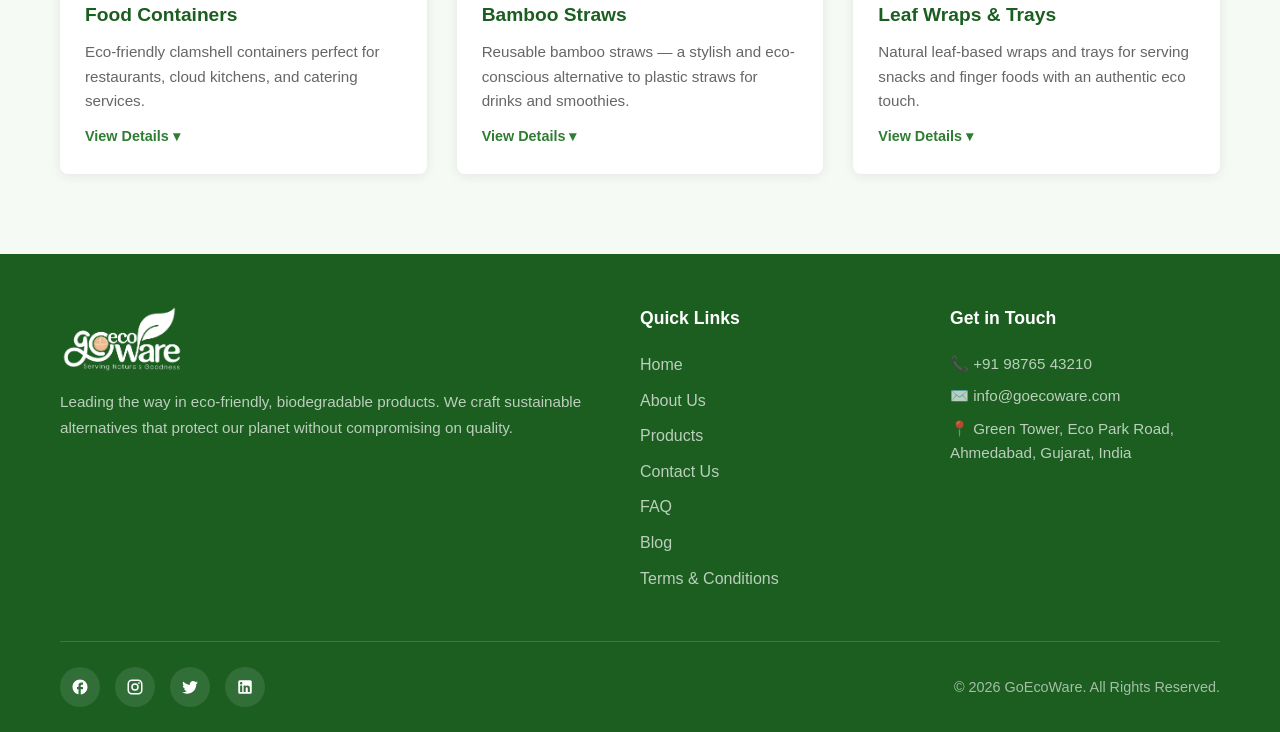
<file: products.html>
<!DOCTYPE html>
<html lang="en">
<head>
  <meta charset="UTF-8">
  <meta name="viewport" content="width=device-width, initial-scale=1.0">
  <title>Products - GoEcoWare</title>
  <link rel="stylesheet" href="css/style.css">
</head>
<body>

  <!-- HEADER -->
  <header>
    <nav class="navbar">
      <a href="index.html" class="logo">
        <!-- <svg viewBox="0 0 36 36"><circle cx="18" cy="18" r="16" fill="#2e7d32"/><path d="M18 8c-2 4-6 7-6 12a6 6 0 0012 0c0-5-4-8-6-12z" fill="#fff"/></svg>
        GoEcoWare -->
        <img src="assets/Goecoware Final Logo-01.png" alt="" style="height: 70px;width: auto;">
      </a>
      <ul class="nav-links" id="navLinks">
        <li><a href="index.html">Home</a></li>
        <li><a href="about.html">About Us</a></li>
        <li><a href="products.html" class="active">Products</a></li>
        <li><a href="contact.html">Contact Us</a></li>
      </ul>
      <button class="hamburger" id="hamburger" aria-label="Toggle menu">
        <span></span><span></span><span></span>
      </button>
    </nav>
    <div class="nav-overlay" id="navOverlay"></div>
  </header>

  <!-- HERO -->
  <section class="products-hero">
    <h1>Our Products</h1>
    <p>Explore our complete range of eco-friendly, biodegradable products for every need.</p>
  </section>

  <!-- PRODUCTS GRID -->
  <section class="section">
    <div class="container">
      <div class="products-grid">

        <!-- Product 1 -->
        <div class="product-grid-card" data-animate="fade-up" onclick="toggleProduct(this)">
          <div class="product-grid-img">
            <svg viewBox="0 0 80 80"><rect width="80" height="80" rx="8" fill="#e8f5e9"/><ellipse cx="40" cy="45" rx="25" ry="8" fill="#4caf50"/><ellipse cx="40" cy="42" rx="25" ry="8" fill="#66bb6a"/><path d="M40 20c-3 5-10 10-10 18a10 10 0 0020 0c0-8-7-13-10-18z" fill="#2e7d32" opacity="0.3"/></svg>
          </div>
          <div class="product-grid-body">
            <h3>Areca Palm Leaf Plates</h3>
            <p>Naturally sturdy disposable plates crafted from fallen areca palm leaves. Perfect for parties, events, and everyday dining.</p>
            <span class="product-toggle">View Details &#9662;</span>
            <div class="product-details">
              <ul>
                <li>100% natural and chemical-free</li>
                <li>Microwave and oven safe</li>
                <li>Available in round, square, and rectangular shapes</li>
                <li>Sizes: 6", 8", 10", 12"</li>
                <li>Composts within 60 days</li>
                <li>Water and oil resistant</li>
              </ul>
            </div>
          </div>
        </div>

        <!-- Product 2 -->
        <div class="product-grid-card" data-animate="fade-up" onclick="toggleProduct(this)">
          <div class="product-grid-img">
            <svg viewBox="0 0 80 80"><rect width="80" height="80" rx="8" fill="#e8f5e9"/><rect x="28" y="22" width="24" height="38" rx="5" fill="#4caf50"/><rect x="32" y="16" width="16" height="10" rx="4" fill="#2e7d32"/></svg>
          </div>
          <div class="product-grid-body">
            <h3>Biodegradable Cups</h3>
            <p>Plant-based cups suitable for both hot and cold beverages. A perfect replacement for plastic and styrofoam cups.</p>
            <span class="product-toggle">View Details &#9662;</span>
            <div class="product-details">
              <ul>
                <li>Made from sugarcane bagasse and PLA lining</li>
                <li>Heat resistant up to 100°C</li>
                <li>Available in 150ml, 250ml, 350ml sizes</li>
                <li>Leak-proof design</li>
                <li>Custom branding available</li>
                <li>Fully compostable in 90 days</li>
              </ul>
            </div>
          </div>
        </div>

        <!-- Product 3 -->
        <div class="product-grid-card" data-animate="fade-up" onclick="toggleProduct(this)">
          <div class="product-grid-img">
            <svg viewBox="0 0 80 80"><rect width="80" height="80" rx="8" fill="#e8f5e9"/><circle cx="40" cy="42" r="20" fill="#4caf50"/><circle cx="40" cy="42" r="14" fill="#66bb6a"/><circle cx="40" cy="42" r="8" fill="#e8f5e9"/></svg>
          </div>
          <div class="product-grid-body">
            <h3>Sugarcane Bagasse Bowls</h3>
            <p>Durable, leak-proof bowls perfect for soups, salads, and desserts. Made from recycled sugarcane fibers.</p>
            <span class="product-toggle">View Details &#9662;</span>
            <div class="product-details">
              <ul>
                <li>Sturdy and leak-resistant construction</li>
                <li>Microwave safe for reheating</li>
                <li>Sizes: 180ml, 350ml, 500ml</li>
                <li>Suitable for both hot and cold foods</li>
                <li>Oil and water resistant coating</li>
                <li>Decomposes naturally in soil</li>
              </ul>
            </div>
          </div>
        </div>

        <!-- Product 4 -->
        <div class="product-grid-card" data-animate="fade-up" onclick="toggleProduct(this)">
          <div class="product-grid-img">
            <svg viewBox="0 0 80 80"><rect width="80" height="80" rx="8" fill="#e8f5e9"/><rect x="20" y="25" width="40" height="30" rx="5" fill="#4caf50"/><rect x="25" y="20" width="30" height="8" rx="3" fill="#2e7d32"/><rect x="34" y="55" width="12" height="8" rx="2" fill="#388e3c"/></svg>
          </div>
          <div class="product-grid-body">
            <h3>Eco-Friendly Packaging</h3>
            <p>Sustainable packaging solutions for food businesses, e-commerce, and retail. Custom sizes and branding available.</p>
            <span class="product-toggle">View Details &#9662;</span>
            <div class="product-details">
              <ul>
                <li>Made from recycled kraft paper and plant fibers</li>
                <li>Food-grade and safety certified</li>
                <li>Custom sizes, shapes, and printing</li>
                <li>Suitable for takeaway containers and boxes</li>
                <li>Grease-resistant options available</li>
                <li>Bulk ordering with competitive pricing</li>
              </ul>
            </div>
          </div>
        </div>

        <!-- Product 5 -->
        <div class="product-grid-card" data-animate="fade-up" onclick="toggleProduct(this)">
          <div class="product-grid-img">
            <svg viewBox="0 0 80 80"><rect width="80" height="80" rx="8" fill="#e8f5e9"/><rect x="24" y="20" width="8" height="45" rx="3" fill="#4caf50"/><rect x="36" y="20" width="8" height="45" rx="3" fill="#66bb6a"/><rect x="48" y="20" width="8" height="45" rx="3" fill="#2e7d32"/></svg>
          </div>
          <div class="product-grid-body">
            <h3>Bamboo Cutlery Set</h3>
            <p>Elegant and reusable cutlery set made from sustainably sourced bamboo. Includes fork, knife, and spoon.</p>
            <span class="product-toggle">View Details &#9662;</span>
            <div class="product-details">
              <ul>
                <li>100% organic bamboo construction</li>
                <li>Smooth, splinter-free finish</li>
                <li>Reusable and dishwasher safe</li>
                <li>Comes in a cotton travel pouch</li>
                <li>Naturally antibacterial</li>
                <li>Available in sets of 3, 6, or 12</li>
              </ul>
            </div>
          </div>
        </div>

        <!-- Product 6 -->
        <div class="product-grid-card" data-animate="fade-up" onclick="toggleProduct(this)">
          <div class="product-grid-img">
            <svg viewBox="0 0 80 80"><rect width="80" height="80" rx="8" fill="#e8f5e9"/><ellipse cx="40" cy="42" rx="22" ry="16" fill="#4caf50"/><path d="M33 26c2-6 12-6 14 0" stroke="#2e7d32" fill="none" stroke-width="3"/><path d="M30 42h20" stroke="#e8f5e9" stroke-width="1.5"/></svg>
          </div>
          <div class="product-grid-body">
            <h3>Compostable Carry Bags</h3>
            <p>Strong biodegradable bags that replace single-use plastic. Ideal for grocery shopping and retail use.</p>
            <span class="product-toggle">View Details &#9662;</span>
            <div class="product-details">
              <ul>
                <li>Made from corn starch-based bioplastic</li>
                <li>Holds up to 5kg of weight</li>
                <li>Available in small, medium, and large</li>
                <li>Certified compostable (EN 13432)</li>
                <li>Custom printing for businesses</li>
                <li>Breaks down in 180 days</li>
              </ul>
            </div>
          </div>
        </div>

        <!-- Product 7 -->
        <div class="product-grid-card" data-animate="fade-up" onclick="toggleProduct(this)">
          <div class="product-grid-img">
            <svg viewBox="0 0 80 80"><rect width="80" height="80" rx="8" fill="#e8f5e9"/><rect x="22" y="30" width="36" height="25" rx="4" fill="#4caf50"/><rect x="28" y="25" width="24" height="8" rx="3" fill="#2e7d32"/><rect x="35" y="55" width="10" height="6" rx="2" fill="#388e3c"/></svg>
          </div>
          <div class="product-grid-body">
            <h3>Food Containers</h3>
            <p>Eco-friendly clamshell containers perfect for restaurants, cloud kitchens, and catering services.</p>
            <span class="product-toggle">View Details &#9662;</span>
            <div class="product-details">
              <ul>
                <li>Hinged lid design for easy use</li>
                <li>Made from sugarcane bagasse</li>
                <li>Microwave and freezer safe</li>
                <li>Available in 500ml, 750ml, 1000ml</li>
                <li>Stackable for easy storage</li>
                <li>Certified food-safe material</li>
              </ul>
            </div>
          </div>
        </div>

        <!-- Product 8 -->
        <div class="product-grid-card" data-animate="fade-up" onclick="toggleProduct(this)">
          <div class="product-grid-img">
            <svg viewBox="0 0 80 80"><rect width="80" height="80" rx="8" fill="#e8f5e9"/><rect x="30" y="15" width="20" height="50" rx="3" fill="#4caf50"/><circle cx="40" cy="25" r="6" fill="#2e7d32"/><rect x="34" y="45" width="12" height="15" rx="2" fill="#66bb6a"/></svg>
          </div>
          <div class="product-grid-body">
            <h3>Bamboo Straws</h3>
            <p>Reusable bamboo straws — a stylish and eco-conscious alternative to plastic straws for drinks and smoothies.</p>
            <span class="product-toggle">View Details &#9662;</span>
            <div class="product-details">
              <ul>
                <li>Hand-crafted from natural bamboo</li>
                <li>Comes with a cleaning brush</li>
                <li>Available in 6" and 8" lengths</li>
                <li>Reusable for up to a year</li>
                <li>Naturally antibacterial</li>
                <li>Sold in sets of 6 or 12</li>
              </ul>
            </div>
          </div>
        </div>

        <!-- Product 9 -->
        <div class="product-grid-card" data-animate="fade-up" onclick="toggleProduct(this)">
          <div class="product-grid-img">
            <svg viewBox="0 0 80 80"><rect width="80" height="80" rx="8" fill="#e8f5e9"/><path d="M25 55 Q40 15 55 55Z" fill="#4caf50"/><rect x="33" y="55" width="14" height="8" rx="2" fill="#2e7d32"/></svg>
          </div>
          <div class="product-grid-body">
            <h3>Leaf Wraps &amp; Trays</h3>
            <p>Natural leaf-based wraps and trays for serving snacks and finger foods with an authentic eco touch.</p>
            <span class="product-toggle">View Details &#9662;</span>
            <div class="product-details">
              <ul>
                <li>Made from sal and banana leaves</li>
                <li>Chemical-free and hygienic</li>
                <li>Ideal for street food and catering</li>
                <li>Fully biodegradable</li>
                <li>Traditional aesthetic appeal</li>
                <li>Bulk orders with delivery pan-India</li>
              </ul>
            </div>
          </div>
        </div>

      </div>
    </div>
  </section>

  <!-- FOOTER -->
  <footer>
    <div class="container">
      <div class="footer-row-1">
        <div class="footer-about">
          <div class="footer-logo">
                <!-- <svg viewBox="0 0 36 36"><circle cx="18" cy="18" r="16" fill="#4caf50"/><path d="M18 8c-2 4-6 7-6 12a6 6 0 0012 0c0-5-4-8-6-12z" fill="#fff"/></svg>
                GoEcoWare -->
                <img src="assets/Goecoware Final Logo-02.png" alt="" style="height: 70px;width: auto;">
          </div>
          <p>Leading the way in eco-friendly, biodegradable products. We craft sustainable alternatives that protect our planet without compromising on quality.</p>
        </div>
        <div class="footer-links">
          <h3>Quick Links</h3>
          <ul>
            <li><a href="index.html">Home</a></li>
            <li><a href="about.html">About Us</a></li>
            <li><a href="products.html">Products</a></li>
            <li><a href="contact.html">Contact Us</a></li>
            <li><a href="faq.html">FAQ</a></li>
            <li><a href="blog.html">Blog</a></li>
            <li><a href="terms.html">Terms &amp; Conditions</a></li>
          </ul>
        </div>
        <div class="footer-contact">
          <h3>Get in Touch</h3>
          <p>📞 +91 98765 43210</p>
          <p>✉️ info@goecoware.com</p>
          <p>📍 Green Tower, Eco Park Road, Ahmedabad, Gujarat, India</p>
        </div>
      </div>
      <div class="footer-row-2">
        <div class="social-icons">
          <a href="#" aria-label="Facebook"><svg viewBox="0 0 24 24"><path d="M22 12c0-5.52-4.48-10-10-10S2 6.48 2 12c0 4.84 3.44 8.87 8 9.8V15H8v-3h2V9.5C10 7.57 11.57 6 13.5 6H16v3h-2c-.55 0-1 .45-1 1v2h3v3h-3v6.95c5.05-.5 9-4.76 9-9.95z"/></svg></a>
          <a href="#" aria-label="Instagram"><svg viewBox="0 0 24 24"><path d="M7.8 2h8.4C19.4 2 22 4.6 22 7.8v8.4a5.8 5.8 0 01-5.8 5.8H7.8C4.6 22 2 19.4 2 16.2V7.8A5.8 5.8 0 017.8 2m-.2 2A3.6 3.6 0 004 7.6v8.8C4 18.39 5.61 20 7.6 20h8.8a3.6 3.6 0 003.6-3.6V7.6C20 5.61 18.39 4 16.4 4H7.6m9.65 1.5a1.25 1.25 0 110 2.5 1.25 1.25 0 010-2.5M12 7a5 5 0 110 10 5 5 0 010-10m0 2a3 3 0 100 6 3 3 0 000-6z"/></svg></a>
          <a href="#" aria-label="Twitter"><svg viewBox="0 0 24 24"><path d="M22.46 6c-.77.35-1.6.58-2.46.69.88-.53 1.56-1.37 1.88-2.38-.83.5-1.75.85-2.72 1.05C18.37 4.5 17.26 4 16 4c-2.35 0-4.27 1.92-4.27 4.29 0 .34.04.67.11.98C8.28 9.09 5.11 7.38 3 4.79c-.37.63-.58 1.37-.58 2.15 0 1.49.75 2.81 1.91 3.56-.71 0-1.37-.2-1.95-.5v.03c0 2.08 1.48 3.82 3.44 4.21a4.22 4.22 0 01-1.93.07 4.28 4.28 0 004 2.98 8.521 8.521 0 01-5.33 1.84c-.34 0-.68-.02-1.02-.06C3.44 20.29 5.7 21 8.12 21 16 21 20.33 14.46 20.33 8.79c0-.19 0-.37-.01-.56.84-.6 1.56-1.36 2.14-2.23z"/></svg></a>
          <a href="#" aria-label="LinkedIn"><svg viewBox="0 0 24 24"><path d="M19 3a2 2 0 012 2v14a2 2 0 01-2 2H5a2 2 0 01-2-2V5a2 2 0 012-2h14m-.5 15.5v-5.3a3.26 3.26 0 00-3.26-3.26c-.85 0-1.84.52-2.32 1.3v-1.11h-2.79v8.37h2.79v-4.93c0-.77.62-1.4 1.39-1.4a1.4 1.4 0 011.4 1.4v4.93h2.79M6.88 8.56a1.68 1.68 0 001.68-1.68c0-.93-.75-1.69-1.68-1.69a1.69 1.69 0 00-1.69 1.69c0 .93.76 1.68 1.69 1.68m1.39 9.94v-8.37H5.5v8.37h2.77z"/></svg></a>
        </div>
        <p class="copyright">&copy; 2026 GoEcoWare. All Rights Reserved.</p>
      </div>
    </div>
  </footer>

  <!-- FLOATING REACH-OUT BUTTON -->
  <button class="floating-reach-btn" id="floatingReachBtn">
    <svg viewBox="0 0 24 24"><path d="M20 2H4c-1.1 0-2 .9-2 2v18l4-4h14c1.1 0 2-.9 2-2V4c0-1.1-.9-2-2-2zm0 14H5.17L4 17.17V4h16v12z"/></svg>
    Reach Us
  </button>

  <!-- INQUIRY MODAL -->
  <div class="inquiry-modal-overlay" id="inquiryModalOverlay">
    <div class="inquiry-modal">
      <button class="inquiry-modal-close" aria-label="Close">&times;</button>
      <h2>Send Us a Message</h2>
      <p class="modal-subtitle">We'd love to hear from you. Fill in the details below.</p>
      <form id="modalContactForm"
            action="https://docs.google.com/forms/d/e/1FAIpQLSf1f93qaw5IaZWHeFwjUjrSIe3wzDFZrGvl0RIuKi4Ryq7tWQ/formResponse"
            method="POST"
            target="modal_hidden_iframe">
        <div class="form-group">
          <label for="modalName">Full Name</label>
          <input type="text" id="modalName" name="entry.1777098069" placeholder="Enter your full name" required>
        </div>
        <div class="form-group">
          <label for="modalPhone">Phone Number</label>
          <input type="tel" id="modalPhone" name="entry.843369120" placeholder="Enter your phone number" required>
        </div>
        <div class="form-group">
          <label for="modalEmail">Email Address</label>
          <input type="email" id="modalEmail" name="entry.1961342581" placeholder="Enter your email" required>
        </div>
        <div class="form-group">
          <label for="modalMessage">Message</label>
          <textarea id="modalMessage" name="entry.2062203938" placeholder="Write your message here..." required></textarea>
        </div>
        <button type="submit" class="modal-submit-btn">Send Message</button>
      </form>
      <iframe name="modal_hidden_iframe" style="display:none;"></iframe>
      <p id="modalSuccessMsg">Thank you! Your message has been sent successfully ✅</p>
    </div>
  </div>

  <script src="js/main.js"></script>
</body>
</html>
</file>
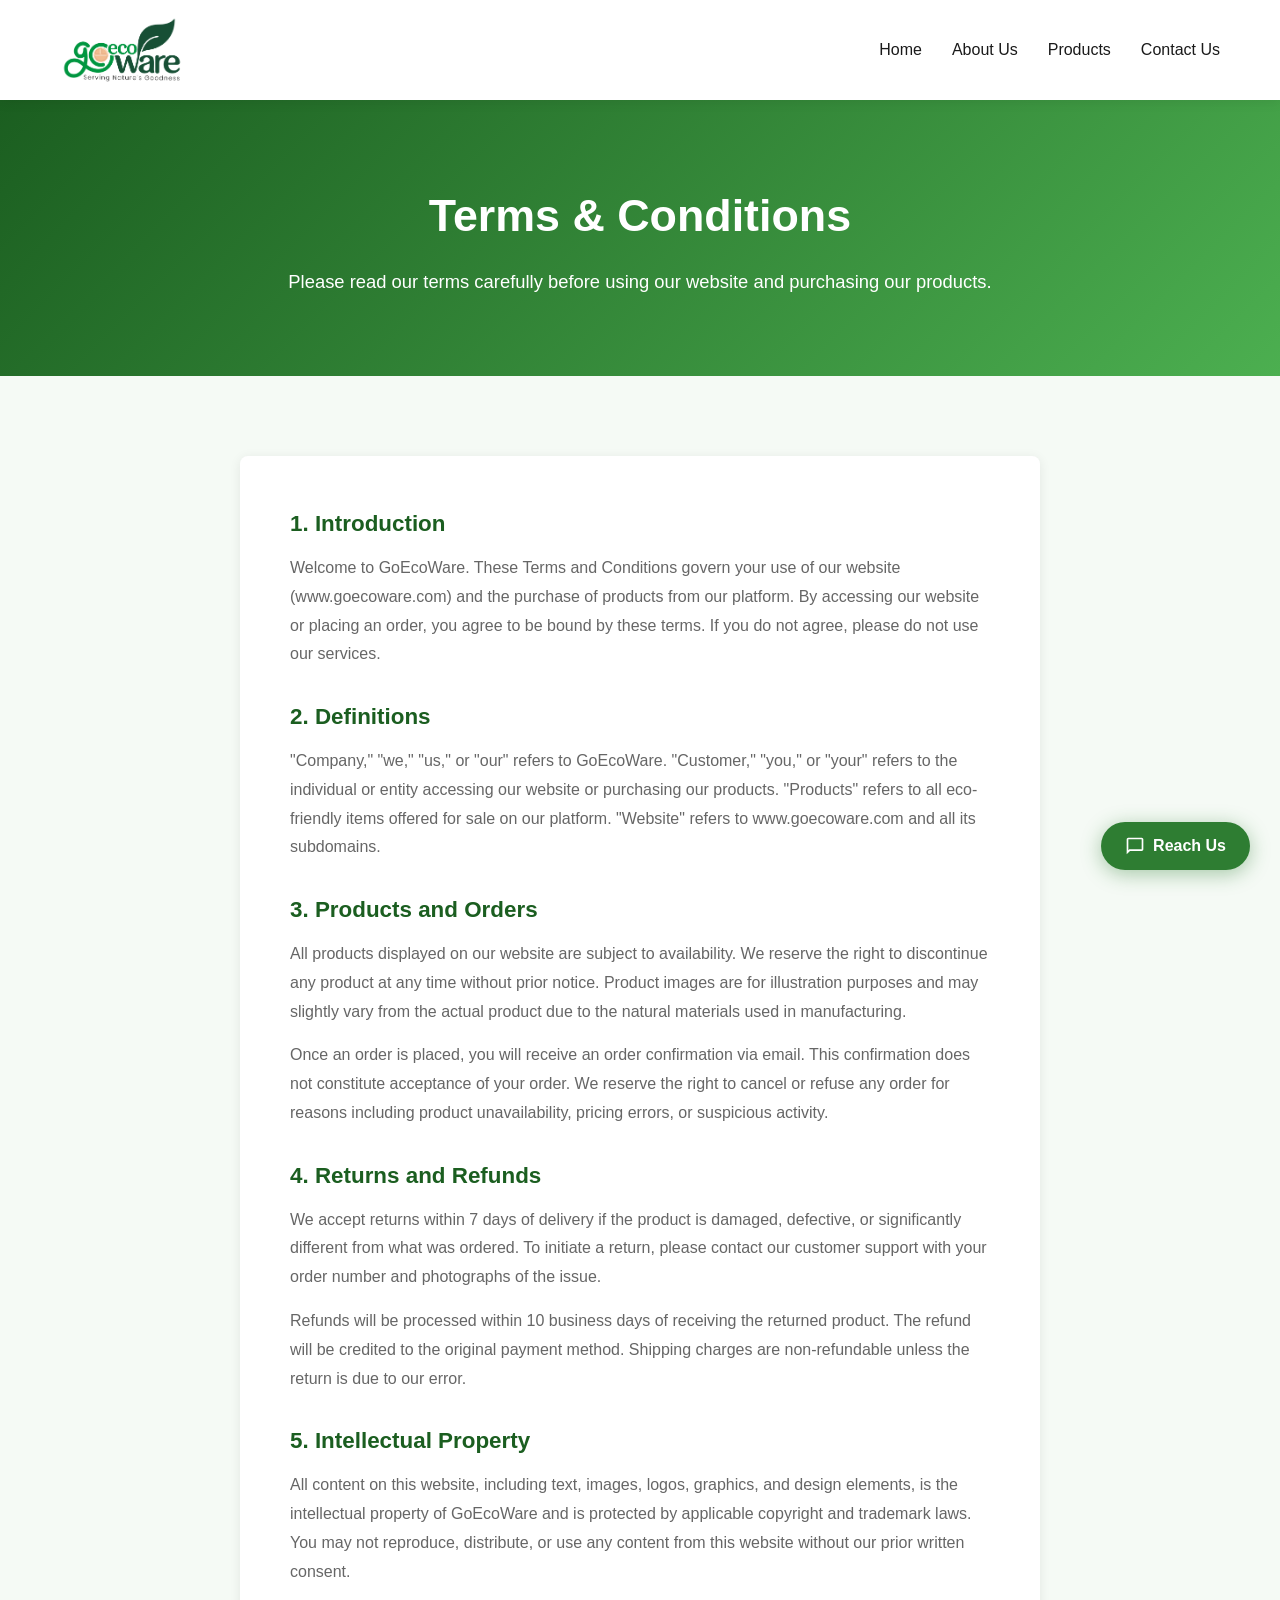
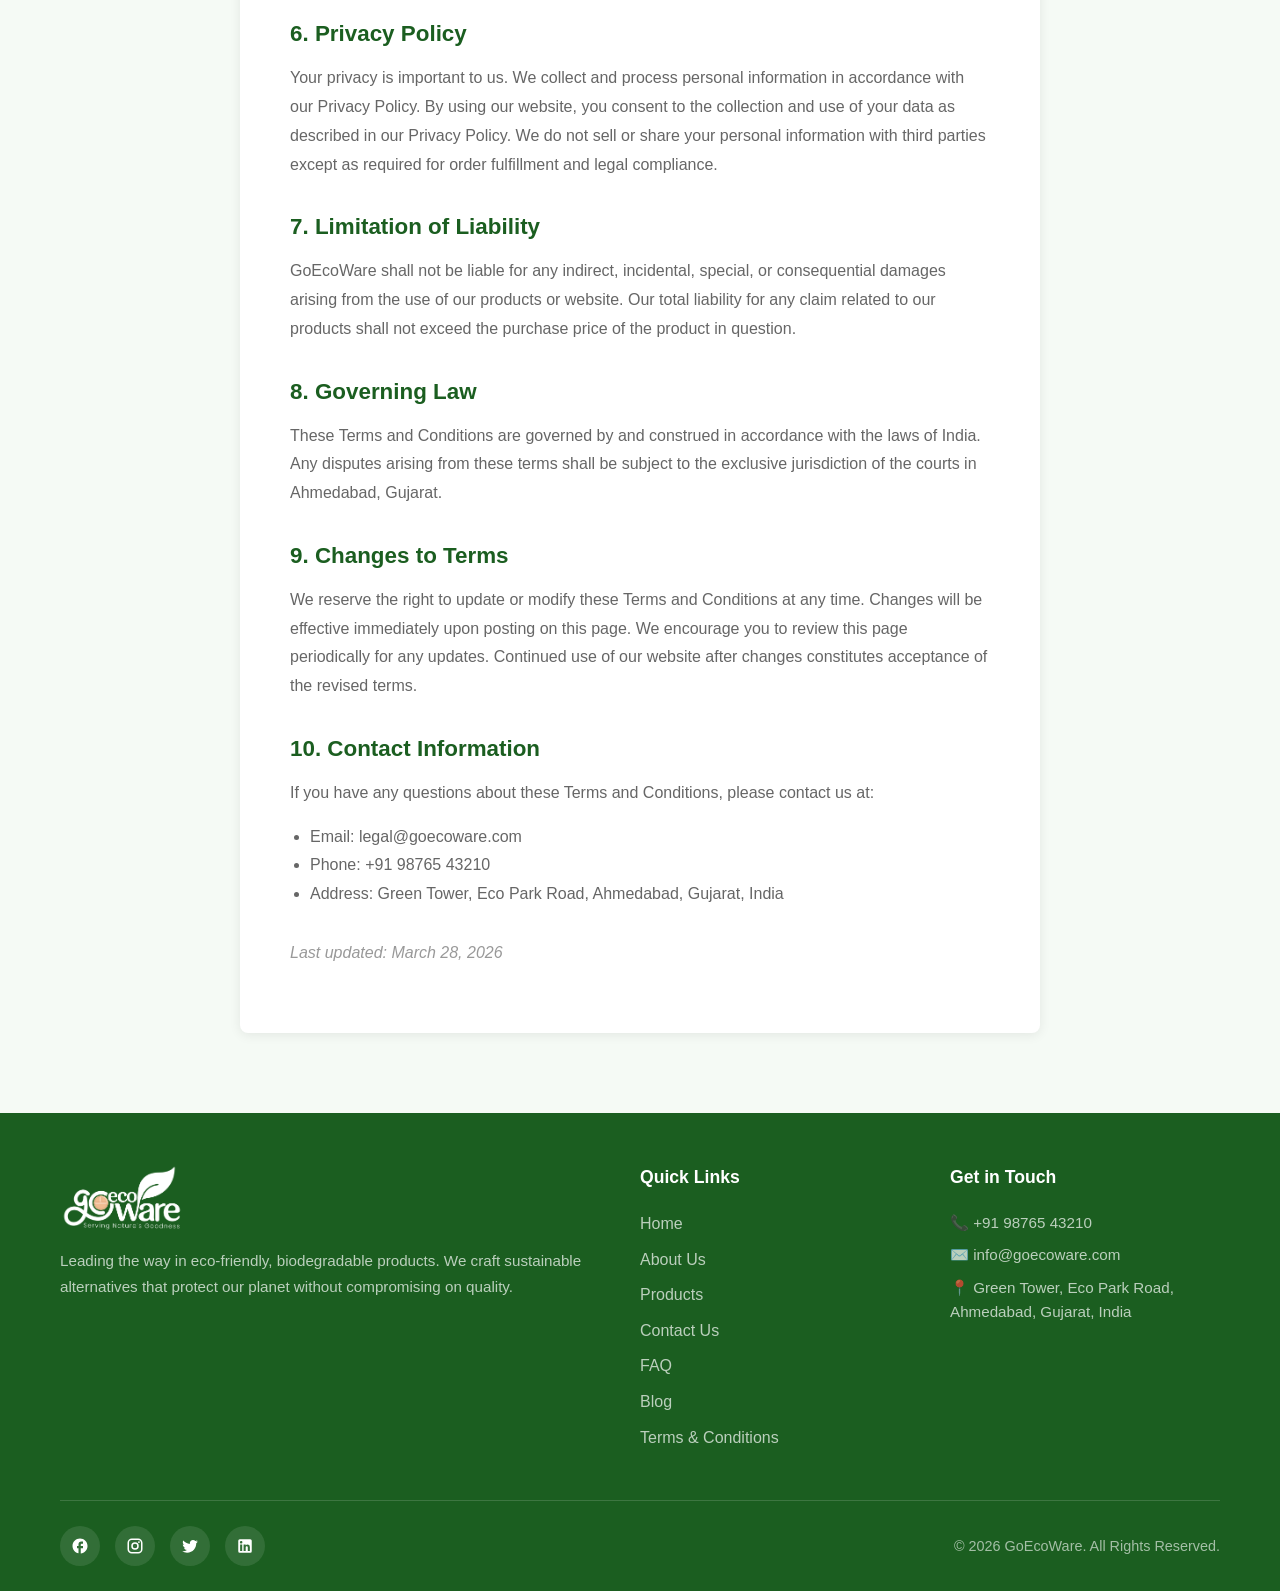
<file: terms.html>
<!DOCTYPE html>
<html lang="en">
<head>
  <meta charset="UTF-8">
  <meta name="viewport" content="width=device-width, initial-scale=1.0">
  <title>Terms &amp; Conditions - GoEcoWare</title>
  <link rel="stylesheet" href="css/style.css">
</head>
<body>

  <!-- HEADER -->
  <header>
    <nav class="navbar">
      <a href="index.html" class="logo">
        <!-- <svg viewBox="0 0 36 36"><circle cx="18" cy="18" r="16" fill="#2e7d32"/><path d="M18 8c-2 4-6 7-6 12a6 6 0 0012 0c0-5-4-8-6-12z" fill="#fff"/></svg>
        GoEcoWare -->
        <img src="assets/Goecoware Final Logo-01.png" alt="" style="height: 70px;width: auto;">
      </a>
      <ul class="nav-links" id="navLinks">
        <li><a href="index.html">Home</a></li>
        <li><a href="about.html">About Us</a></li>
        <li><a href="products.html">Products</a></li>
        <li><a href="contact.html">Contact Us</a></li>
      </ul>
      <button class="hamburger" id="hamburger" aria-label="Toggle menu">
        <span></span><span></span><span></span>
      </button>
    </nav>
    <div class="nav-overlay" id="navOverlay"></div>
  </header>

  <!-- HERO -->
  <section class="tc-hero">
    <h1>Terms &amp; Conditions</h1>
    <p>Please read our terms carefully before using our website and purchasing our products.</p>
  </section>

  <!-- T&C CONTENT -->
  <section class="section">
    <div class="container">
      <div class="tc-content" data-animate="fade-up">

        <h2>1. Introduction</h2>
        <p>Welcome to GoEcoWare. These Terms and Conditions govern your use of our website (www.goecoware.com) and the purchase of products from our platform. By accessing our website or placing an order, you agree to be bound by these terms. If you do not agree, please do not use our services.</p>

        <h2>2. Definitions</h2>
        <p>"Company," "we," "us," or "our" refers to GoEcoWare. "Customer," "you," or "your" refers to the individual or entity accessing our website or purchasing our products. "Products" refers to all eco-friendly items offered for sale on our platform. "Website" refers to www.goecoware.com and all its subdomains.</p>

        <h2>3. Products and Orders</h2>
        <p>All products displayed on our website are subject to availability. We reserve the right to discontinue any product at any time without prior notice. Product images are for illustration purposes and may slightly vary from the actual product due to the natural materials used in manufacturing.</p>
        <p>Once an order is placed, you will receive an order confirmation via email. This confirmation does not constitute acceptance of your order. We reserve the right to cancel or refuse any order for reasons including product unavailability, pricing errors, or suspicious activity.</p>

        <h2>4. Returns and Refunds</h2>
        <p>We accept returns within 7 days of delivery if the product is damaged, defective, or significantly different from what was ordered. To initiate a return, please contact our customer support with your order number and photographs of the issue.</p>
        <p>Refunds will be processed within 10 business days of receiving the returned product. The refund will be credited to the original payment method. Shipping charges are non-refundable unless the return is due to our error.</p>

        <h2>5. Intellectual Property</h2>
        <p>All content on this website, including text, images, logos, graphics, and design elements, is the intellectual property of GoEcoWare and is protected by applicable copyright and trademark laws. You may not reproduce, distribute, or use any content from this website without our prior written consent.</p>

        <h2>6. Privacy Policy</h2>
        <p>Your privacy is important to us. We collect and process personal information in accordance with our Privacy Policy. By using our website, you consent to the collection and use of your data as described in our Privacy Policy. We do not sell or share your personal information with third parties except as required for order fulfillment and legal compliance.</p>

        <h2>7. Limitation of Liability</h2>
        <p>GoEcoWare shall not be liable for any indirect, incidental, special, or consequential damages arising from the use of our products or website. Our total liability for any claim related to our products shall not exceed the purchase price of the product in question.</p>

        <h2>8. Governing Law</h2>
        <p>These Terms and Conditions are governed by and construed in accordance with the laws of India. Any disputes arising from these terms shall be subject to the exclusive jurisdiction of the courts in Ahmedabad, Gujarat.</p>

        <h2>9. Changes to Terms</h2>
        <p>We reserve the right to update or modify these Terms and Conditions at any time. Changes will be effective immediately upon posting on this page. We encourage you to review this page periodically for any updates. Continued use of our website after changes constitutes acceptance of the revised terms.</p>

        <h2>10. Contact Information</h2>
        <p>If you have any questions about these Terms and Conditions, please contact us at:</p>
        <ul>
          <li>Email: legal@goecoware.com</li>
          <li>Phone: +91 98765 43210</li>
          <li>Address: Green Tower, Eco Park Road, Ahmedabad, Gujarat, India</li>
        </ul>

        <p style="margin-top:30px;font-style:italic;color:#999;">Last updated: March 28, 2026</p>

      </div>
    </div>
  </section>

  <!-- FOOTER -->
  <footer>
    <div class="container">
      <div class="footer-row-1">
        <div class="footer-about">
          <div class="footer-logo">
            <!-- <svg viewBox="0 0 36 36"><circle cx="18" cy="18" r="16" fill="#4caf50"/><path d="M18 8c-2 4-6 7-6 12a6 6 0 0012 0c0-5-4-8-6-12z" fill="#fff"/></svg>
            GoEcoWare -->
            <img src="assets/Goecoware Final Logo-02.png" alt="" style="height: 70px;width: auto;">
          </div>
          <p>Leading the way in eco-friendly, biodegradable products. We craft sustainable alternatives that protect our planet without compromising on quality.</p>
        </div>
        <div class="footer-links">
          <h3>Quick Links</h3>
          <ul>
            <li><a href="index.html">Home</a></li>
            <li><a href="about.html">About Us</a></li>
            <li><a href="products.html">Products</a></li>
            <li><a href="contact.html">Contact Us</a></li>
            <li><a href="faq.html">FAQ</a></li>
            <li><a href="blog.html">Blog</a></li>
            <li><a href="terms.html">Terms &amp; Conditions</a></li>
          </ul>
        </div>
        <div class="footer-contact">
          <h3>Get in Touch</h3>
          <p>📞 +91 98765 43210</p>
          <p>✉️ info@goecoware.com</p>
          <p>📍 Green Tower, Eco Park Road, Ahmedabad, Gujarat, India</p>
        </div>
      </div>
      <div class="footer-row-2">
        <div class="social-icons">
          <a href="#" aria-label="Facebook"><svg viewBox="0 0 24 24"><path d="M22 12c0-5.52-4.48-10-10-10S2 6.48 2 12c0 4.84 3.44 8.87 8 9.8V15H8v-3h2V9.5C10 7.57 11.57 6 13.5 6H16v3h-2c-.55 0-1 .45-1 1v2h3v3h-3v6.95c5.05-.5 9-4.76 9-9.95z"/></svg></a>
          <a href="#" aria-label="Instagram"><svg viewBox="0 0 24 24"><path d="M7.8 2h8.4C19.4 2 22 4.6 22 7.8v8.4a5.8 5.8 0 01-5.8 5.8H7.8C4.6 22 2 19.4 2 16.2V7.8A5.8 5.8 0 017.8 2m-.2 2A3.6 3.6 0 004 7.6v8.8C4 18.39 5.61 20 7.6 20h8.8a3.6 3.6 0 003.6-3.6V7.6C20 5.61 18.39 4 16.4 4H7.6m9.65 1.5a1.25 1.25 0 110 2.5 1.25 1.25 0 010-2.5M12 7a5 5 0 110 10 5 5 0 010-10m0 2a3 3 0 100 6 3 3 0 000-6z"/></svg></a>
          <a href="#" aria-label="Twitter"><svg viewBox="0 0 24 24"><path d="M22.46 6c-.77.35-1.6.58-2.46.69.88-.53 1.56-1.37 1.88-2.38-.83.5-1.75.85-2.72 1.05C18.37 4.5 17.26 4 16 4c-2.35 0-4.27 1.92-4.27 4.29 0 .34.04.67.11.98C8.28 9.09 5.11 7.38 3 4.79c-.37.63-.58 1.37-.58 2.15 0 1.49.75 2.81 1.91 3.56-.71 0-1.37-.2-1.95-.5v.03c0 2.08 1.48 3.82 3.44 4.21a4.22 4.22 0 01-1.93.07 4.28 4.28 0 004 2.98 8.521 8.521 0 01-5.33 1.84c-.34 0-.68-.02-1.02-.06C3.44 20.29 5.7 21 8.12 21 16 21 20.33 14.46 20.33 8.79c0-.19 0-.37-.01-.56.84-.6 1.56-1.36 2.14-2.23z"/></svg></a>
          <a href="#" aria-label="LinkedIn"><svg viewBox="0 0 24 24"><path d="M19 3a2 2 0 012 2v14a2 2 0 01-2 2H5a2 2 0 01-2-2V5a2 2 0 012-2h14m-.5 15.5v-5.3a3.26 3.26 0 00-3.26-3.26c-.85 0-1.84.52-2.32 1.3v-1.11h-2.79v8.37h2.79v-4.93c0-.77.62-1.4 1.39-1.4a1.4 1.4 0 011.4 1.4v4.93h2.79M6.88 8.56a1.68 1.68 0 001.68-1.68c0-.93-.75-1.69-1.68-1.69a1.69 1.69 0 00-1.69 1.69c0 .93.76 1.68 1.69 1.68m1.39 9.94v-8.37H5.5v8.37h2.77z"/></svg></a>
        </div>
        <p class="copyright">&copy; 2026 GoEcoWare. All Rights Reserved.</p>
      </div>
    </div>
  </footer>

  <!-- FLOATING REACH-OUT BUTTON -->
  <button class="floating-reach-btn" id="floatingReachBtn">
    <svg viewBox="0 0 24 24"><path d="M20 2H4c-1.1 0-2 .9-2 2v18l4-4h14c1.1 0 2-.9 2-2V4c0-1.1-.9-2-2-2zm0 14H5.17L4 17.17V4h16v12z"/></svg>
    Reach Us
  </button>

  <!-- INQUIRY MODAL -->
  <div class="inquiry-modal-overlay" id="inquiryModalOverlay">
    <div class="inquiry-modal">
      <button class="inquiry-modal-close" aria-label="Close">&times;</button>
      <h2>Send Us a Message</h2>
      <p class="modal-subtitle">We'd love to hear from you. Fill in the details below.</p>
      <form id="modalContactForm"
            action="https://docs.google.com/forms/d/e/1FAIpQLSf1f93qaw5IaZWHeFwjUjrSIe3wzDFZrGvl0RIuKi4Ryq7tWQ/formResponse"
            method="POST"
            target="modal_hidden_iframe">
        <div class="form-group">
          <label for="modalName">Full Name</label>
          <input type="text" id="modalName" name="entry.1777098069" placeholder="Enter your full name" required>
        </div>
        <div class="form-group">
          <label for="modalPhone">Phone Number</label>
          <input type="tel" id="modalPhone" name="entry.843369120" placeholder="Enter your phone number" required>
        </div>
        <div class="form-group">
          <label for="modalEmail">Email Address</label>
          <input type="email" id="modalEmail" name="entry.1961342581" placeholder="Enter your email" required>
        </div>
        <div class="form-group">
          <label for="modalMessage">Message</label>
          <textarea id="modalMessage" name="entry.2062203938" placeholder="Write your message here..." required></textarea>
        </div>
        <button type="submit" class="modal-submit-btn">Send Message</button>
      </form>
      <iframe name="modal_hidden_iframe" style="display:none;"></iframe>
      <p id="modalSuccessMsg">Thank you! Your message has been sent successfully ✅</p>
    </div>
  </div>

  <script src="js/main.js"></script>
</body>
</html>
</file>
<file: css/style.css>
/* ===== RESET & BASE ===== */
*,
*::before,
*::after {
  margin: 0;
  padding: 0;
  box-sizing: border-box;
}

:root {
  --primary: #2e7d32;
  --primary-dark: #1b5e20;
  --primary-light: #4caf50;
  --accent: #81c784;
  --bg: #f5faf5;
  --white: #ffffff;
  --dark: #1a1a1a;
  --gray: #666;
  --light-gray: #e0e0e0;
  --shadow: 0 2px 12px rgba(0, 0, 0, 0.08);
  --radius: 8px;
  --transition: 0.3s ease;
}

html {
  scroll-behavior: smooth;
}

body {
  font-family: 'Segoe UI', Tahoma, Geneva, Verdana, sans-serif;
  color: var(--dark);
  background: var(--bg);
  line-height: 1.6;
}

a {
  text-decoration: none;
  color: inherit;
}

ul {
  list-style: none;
}

img {
  max-width: 100%;
  display: block;
}

.container {
  max-width: 1200px;
  margin: 0 auto;
  padding: 0 20px;
}

/* ===== HEADER / NAVBAR ===== */
header {
  background: var(--white);
  box-shadow: var(--shadow);
  position: sticky;
  top: 0;
  z-index: 1000;
}

.navbar {
  display: flex;
  align-items: center;
  justify-content: space-between;
  padding: 15px 20px;
  max-width: 1200px;
  margin: 0 auto;
}

.logo {
  display: flex;
  align-items: center;
  gap: 10px;
  font-size: 1.6rem;
  font-weight: 700;
  color: var(--primary);
}

.logo svg {
  width: 36px;
  height: 36px;
}

.nav-links {
  display: flex;
  gap: 30px;
  align-items: center;
}

.nav-links a {
  font-weight: 500;
  color: var(--dark);
  position: relative;
  padding: 5px 0;
  transition: color var(--transition);
}

.nav-links a::after {
  content: '';
  position: absolute;
  bottom: 0;
  left: 0;
  width: 0;
  height: 2px;
  background: var(--primary);
  transition: width var(--transition);
}

.nav-links a:hover,
.nav-links a.active {
  color: var(--primary);
}

.nav-links a:hover::after,
.nav-links a.active::after {
  width: 100%;
}

.hamburger {
  display: none;
  flex-direction: column;
  gap: 5px;
  cursor: pointer;
  background: none;
  border: none;
  padding: 5px;
}

.hamburger span {
  display: block;
  width: 25px;
  height: 3px;
  background: var(--dark);
  border-radius: 2px;
  transition: var(--transition);
}

/* ===== BUTTONS ===== */
.btn {
  display: inline-block;
  padding: 12px 28px;
  border-radius: var(--radius);
  font-weight: 600;
  font-size: 1rem;
  cursor: pointer;
  border: none;
  transition: var(--transition);
}

.btn-primary {
  background: var(--primary);
  color: var(--white);
}

.btn-primary:hover {
  background: var(--primary-dark);
  transform: translateY(-2px);
  box-shadow: 0 4px 15px rgba(46, 125, 50, 0.3);
}

.btn-outline {
  background: transparent;
  color: var(--primary);
  border: 2px solid var(--primary);
}

.btn-outline:hover {
  background: var(--primary);
  color: var(--white);
}

/* ===== SECTION COMMON ===== */
.section {
  padding: 80px 0;
}

.section-title {
  text-align: center;
  font-size: 2.2rem;
  color: var(--primary-dark);
  margin-bottom: 15px;
}

.section-subtitle {
  text-align: center;
  color: var(--gray);
  font-size: 1.1rem;
  margin-bottom: 50px;
  max-width: 600px;
  margin-left: auto;
  margin-right: auto;
}

/* ===== IMAGE SLIDER ===== */
.slider-wrapper {
  position: relative;
  overflow: hidden;
  border-radius: var(--radius);
  max-height: 720px;
}

.slider {
  display: flex;
  transition: transform 0.6s ease;
}

.slide {
  min-width: 100%;
  position: relative;
}

.slide-img {
  width: 100%;
  height: 720px;
  object-fit: cover;
  display: block;
}

.slide-overlay {
  position: absolute;
  inset: 0;
  background: rgba(0, 0, 0, 0.5);
  display: flex;
  align-items: center;
  justify-content: center;
  padding: 0 60px;
  text-align: center;
}

.slide-text {
  display: flex;
  flex-direction: column;
  align-items: center;
}

.slide-text h2 {
  color: var(--white);
  font-size: 2.8rem;
  margin-bottom: 15px;
  line-height: 1.2;
}

.slide-text p {
  color: rgba(255, 255, 255, 0.9);
  font-size: 1.15rem;
  max-width: 600px;
  margin-bottom: 25px;
}

.slider-btn {
  position: absolute;
  top: 50%;
  transform: translateY(-50%);
  background: rgba(255, 255, 255, 0.85);
  border: none;
  width: 45px;
  height: 45px;
  border-radius: 50%;
  font-size: 1.3rem;
  cursor: pointer;
  transition: var(--transition);
  color: var(--primary-dark);
  display: flex;
  align-items: center;
  justify-content: center;
  z-index: 10;
}

.slider-btn:hover {
  background: var(--white);
  box-shadow: 0 2px 10px rgba(0, 0, 0, 0.2);
}

.slider-btn.prev {
  left: 15px;
}

.slider-btn.next {
  right: 15px;
}

.slider-dots {
  position: absolute;
  bottom: 20px;
  left: 50%;
  transform: translateX(-50%);
  display: flex;
  gap: 10px;
  z-index: 10;
}

.slider-dots .dot {
  width: 12px;
  height: 12px;
  border-radius: 50%;
  background: rgba(255, 255, 255, 0.5);
  cursor: pointer;
  transition: var(--transition);
  border: none;
}

.slider-dots .dot.active {
  background: var(--white);
  transform: scale(1.2);
}

/* ===== ABOUT PREVIEW ===== */
.about-preview {
  display: flex;
  align-items: center;
  gap: 60px;
}

.about-preview-img {
  flex: 1;
  border-radius: var(--radius);
  overflow: hidden;
}

.about-preview-img svg {
  width: 100%;
  height: 350px;
}

.about-preview-content {
  flex: 1;
}

.about-preview-content h2 {
  font-size: 2rem;
  color: var(--primary-dark);
  margin-bottom: 20px;
}

.about-preview-content p {
  color: var(--gray);
  margin-bottom: 25px;
  line-height: 1.8;
}

/* ===== PRODUCTS CAROUSEL ===== */
.carousel-container {
  position: relative;
  overflow: hidden;
  padding: 0 50px;
}

.carousel-track {
  display: flex;
  gap: 25px;
}

.product-card {
  min-width: 280px;
  background: var(--white);
  border-radius: var(--radius);
  overflow: hidden;
  box-shadow: var(--shadow);
  transition: var(--transition);
}

.product-card:hover {
  transform: translateY(-5px);
  box-shadow: 0 8px 25px rgba(0, 0, 0, 0.12);
}

.product-card-img {
  width: 100%;
  height: 200px;
  object-fit: cover;
  background: var(--light-gray);
  display: flex;
  align-items: center;
  justify-content: center;
}

.product-card-img svg {
  width: 80px;
  height: 80px;
  opacity: 0.4;
}

.product-card-body {
  padding: 20px;
}

.product-card-body h3 {
  font-size: 1.15rem;
  margin-bottom: 8px;
  color: var(--primary-dark);
}

.product-card-body p {
  font-size: 0.9rem;
  color: var(--gray);
}

.carousel-btn {
  position: absolute;
  top: 50%;
  transform: translateY(-50%);
  background: var(--primary);
  color: var(--white);
  border: none;
  width: 40px;
  height: 40px;
  border-radius: 50%;
  font-size: 1.2rem;
  cursor: pointer;
  z-index: 10;
  transition: var(--transition);
  display: flex;
  align-items: center;
  justify-content: center;
}

.carousel-btn:hover {
  background: var(--primary-dark);
}

.carousel-btn.prev {
  left: 0;
}

.carousel-btn.next {
  right: 0;
}

/* ===== FEATURES ICONS ===== */
.features-grid {
  display: grid;
  grid-template-columns: repeat(4, 1fr);
  gap: 30px;
  text-align: center;
}

.feature-item {
  background: var(--white);
  padding: 40px 20px;
  border-radius: var(--radius);
  box-shadow: var(--shadow);
  transition: var(--transition);
}

.feature-item:hover {
  transform: translateY(-5px);
  box-shadow: 0 8px 25px rgba(0, 0, 0, 0.1);
}

.feature-icon {
  width: 70px;
  height: 70px;
  margin: 0 auto 20px;
  background: #e8f5e9;
  border-radius: 50%;
  display: flex;
  align-items: center;
  justify-content: center;
}

.feature-icon svg {
  width: 35px;
  height: 35px;
  fill: var(--primary);
}

.feature-item h3 {
  font-size: 1.1rem;
  color: var(--primary-dark);
  margin-bottom: 10px;
}

.feature-item p {
  font-size: 0.9rem;
  color: var(--gray);
}

/* ===== REVIEWS ===== */
.reviews-grid {
  display: grid;
  grid-template-columns: repeat(3, 1fr);
  gap: 30px;
}

.review-card {
  background: var(--white);
  padding: 30px;
  border-radius: var(--radius);
  box-shadow: var(--shadow);
  position: relative;
}

.review-card::before {
  content: '\201C';
  font-size: 4rem;
  color: var(--accent);
  position: absolute;
  top: 10px;
  left: 20px;
  line-height: 1;
}

.review-text {
  color: var(--gray);
  font-style: italic;
  margin-bottom: 20px;
  padding-top: 30px;
  line-height: 1.7;
}

.review-author {
  display: flex;
  align-items: center;
  gap: 12px;
}

.review-avatar {
  width: 45px;
  height: 45px;
  border-radius: 50%;
  background: #e8f5e9;
  display: flex;
  align-items: center;
  justify-content: center;
  font-weight: 700;
  color: var(--primary);
}

.review-author-info h4 {
  font-size: 0.95rem;
  color: var(--dark);
}

.review-author-info .stars {
  color: #ffc107;
  font-size: 0.85rem;
}

/* ===== WHY CHOOSE US ===== */
.why-choose-grid {
  display: grid;
  grid-template-columns: repeat(3, 1fr);
  gap: 30px;
}

.why-card {
  text-align: center;
  padding: 40px 25px;
  background: var(--white);
  border-radius: var(--radius);
  box-shadow: var(--shadow);
  transition: var(--transition);
}

.why-card:hover {
  transform: translateY(-5px);
}

.why-card-icon {
  width: 60px;
  height: 60px;
  margin: 0 auto 20px;
  background: #e8f5e9;
  border-radius: 50%;
  display: flex;
  align-items: center;
  justify-content: center;
}

.why-card-icon svg {
  width: 30px;
  height: 30px;
  fill: var(--primary);
}

.why-card h3 {
  color: var(--primary-dark);
  margin-bottom: 12px;
}

.why-card p {
  color: var(--gray);
  font-size: 0.95rem;
}

.section-cta {
  text-align: center;
  margin-top: 40px;
}

/* ===== ABOUT PAGE ===== */
.about-hero {
  background: linear-gradient(135deg, var(--primary-dark), var(--primary-light));
  color: var(--white);
  text-align: center;
  padding: 80px 20px;
}

.about-hero h1 {
  font-size: 2.8rem;
  margin-bottom: 15px;
}

.about-hero p {
  font-size: 1.15rem;
  opacity: 0.9;
  max-width: 600px;
  margin: 0 auto;
}

.video-section {
  text-align: center;
}

.video-wrapper {
  position: relative;
  width: 100%;
  max-width: 800px;
  margin: 0 auto;
  padding-bottom: 45%;
  background: #000;
  border-radius: var(--radius);
  overflow: hidden;
}

.video-wrapper iframe {
  position: absolute;
  inset: 0;
  width: 100%;
  height: 100%;
  border: none;
}

.about-details {
  display: flex;
  gap: 50px;
  align-items: flex-start;
}

.about-details-text {
  flex: 2;
}

.about-details-text h2 {
  font-size: 2rem;
  color: var(--primary-dark);
  margin-bottom: 20px;
}

.about-details-text p {
  color: var(--gray);
  line-height: 1.8;
  margin-bottom: 15px;
}

.about-details-side {
  flex: 1;
  background: var(--white);
  border-radius: var(--radius);
  padding: 30px;
  box-shadow: var(--shadow);
}

.owner-message {
  background: var(--white);
  border-radius: var(--radius);
  padding: 40px;
  box-shadow: var(--shadow);
  display: flex;
  gap: 30px;
  align-items: flex-start;
}

.owner-avatar {
  width: 100px;
  height: 100px;
  border-radius: 50%;
  background: #e8f5e9;
  display: flex;
  align-items: center;
  justify-content: center;
  flex-shrink: 0;
}

.owner-avatar svg {
  width: 50px;
  height: 50px;
  fill: var(--primary);
}

.owner-content h3 {
  color: var(--primary-dark);
  font-size: 1.3rem;
  margin-bottom: 5px;
}

.owner-content .owner-title {
  color: var(--primary);
  font-size: 0.9rem;
  margin-bottom: 15px;
}

.owner-content p {
  color: var(--gray);
  line-height: 1.8;
}

.vision-mission {
  display: grid;
  grid-template-columns: 1fr 1fr;
  gap: 40px;
}

.vm-card {
  background: var(--white);
  border-radius: var(--radius);
  padding: 40px;
  box-shadow: var(--shadow);
  border-top: 4px solid var(--primary);
  transition: var(--transition);
}

.vm-card:hover{
    transform: translateY(-5px);
    box-shadow: 0 8px 25px rgba(0, 0, 0, 0.1);
}
.vm-card h3 {
  color: var(--primary-dark);
  font-size: 1.5rem;
  margin-bottom: 15px;
  display: flex;
  align-items: center;
  gap: 10px;
}

.vm-card h3 svg {
  width: 28px;
  height: 28px;
  fill: var(--primary);
}

.vm-card p {
  color: var(--gray);
  line-height: 1.8;
}

/* ===== CONTACT PAGE ===== */
.contact-hero {
  background: linear-gradient(135deg, var(--primary-dark), var(--primary-light));
  color: var(--white);
  text-align: center;
  padding: 80px 20px;
}

.contact-hero h1 {
  font-size: 2.8rem;
  margin-bottom: 15px;
}

.contact-hero p {
  font-size: 1.15rem;
  opacity: 0.9;
}

.contact-info-row {
  display: flex;
  justify-content: center;
  gap: 40px;
  flex-wrap: wrap;
}

.contact-info-item {
  background: var(--white);
  padding: 30px 40px;
  border-radius: var(--radius);
  box-shadow: var(--shadow);
  text-align: center;
  min-width: 250px;
}

.contact-info-item svg {
  width: 40px;
  height: 40px;
  fill: var(--primary);
  margin-bottom: 15px;
}

.contact-info-item h3 {
  color: var(--primary-dark);
  margin-bottom: 8px;
}

.contact-info-item p {
  color: var(--gray);
}

.contact-form-section {
  display: flex;
  gap: 50px;
  align-items: center;
}

.contact-form {
  flex: 1;
  background: var(--white);
  padding: 40px;
  border-radius: var(--radius);
  box-shadow: var(--shadow);
}

.contact-form h2 {
  color: var(--primary-dark);
  margin-bottom: 25px;
  font-size: 1.6rem;
}

.form-group {
  margin-bottom: 20px;
}

.form-group label {
  display: block;
  margin-bottom: 6px;
  font-weight: 500;
  color: var(--dark);
}

.form-group input,
.form-group textarea {
  width: 100%;
  padding: 12px 15px;
  border: 2px solid var(--light-gray);
  border-radius: var(--radius);
  font-size: 1rem;
  font-family: inherit;
  transition: var(--transition);
}

.form-group input:focus,
.form-group textarea:focus {
  outline: none;
  border-color: var(--primary);
}

.form-group textarea {
  resize: vertical;
  min-height: 120px;
}

#successMsg{
  background-color: var(--primary-light);
  height: auto;
  padding: 20px 30px;
  border-radius: 4px;
  color: #ffffff;
  font-weight: 600;
  font-size: 16px;
  position: fixed;
  top: 0px;
  left: 50%;
  transform: translateX(-50%) translateY(-100%);
  z-index: 1000;
  text-align: center;
  transition: top 1s ease, opacity 1s ease;
  opacity: 0;
}

#successMsg.show {
  transform: translateX(-50%) translateY(20px);
  opacity: 1;
}
.contact-vector {
  flex: 1;
  display: flex;
  align-items: center;
  justify-content: center;
}

.contact-vector svg {
  width: 100%;
  max-width: 450px;
  height: auto;
}

/* ===== PRODUCTS PAGE ===== */
.products-hero {
  background: linear-gradient(135deg, var(--primary-dark), var(--primary-light));
  color: var(--white);
  text-align: center;
  padding: 80px 20px;
}

.products-hero h1 {
  font-size: 2.8rem;
  margin-bottom: 15px;
}

.products-hero p {
  font-size: 1.15rem;
  opacity: 0.9;
}

.products-grid {
  display: grid;
  grid-template-columns: repeat(auto-fill, minmax(300px, 1fr));
  gap: 30px;
}

.product-grid-card {
  background: var(--white);
  border-radius: var(--radius);
  overflow: hidden;
  box-shadow: var(--shadow);
  transition: var(--transition);
  cursor: pointer;
}

.product-grid-card:hover {
  transform: translateY(-5px);
  box-shadow: 0 8px 25px rgba(0, 0, 0, 0.12);
}

.product-grid-img {
  height: 220px;
  background: var(--light-gray);
  display: flex;
  align-items: center;
  justify-content: center;
}

.product-grid-img svg {
  width: 80px;
  height: 80px;
  opacity: 0.4;
}

.product-grid-body {
  padding: 25px;
}

.product-grid-body h3 {
  font-size: 1.2rem;
  color: var(--primary-dark);
  margin-bottom: 10px;
}

.product-grid-body p {
  color: var(--gray);
  font-size: 0.95rem;
  line-height: 1.6;
}

.product-grid-body .product-details {
  max-height: 0;
  overflow: hidden;
  transition: max-height 0.4s ease;
}

.product-grid-card.expanded .product-details {
  max-height: 300px;
}

.product-details ul {
  padding-top: 15px;
  list-style: disc;
  padding-left: 20px;
}

.product-details ul li {
  color: var(--gray);
  margin-bottom: 5px;
  font-size: 0.9rem;
}

.product-toggle {
  display: inline-block;
  margin-top: 12px;
  color: var(--primary);
  font-weight: 600;
  font-size: 0.9rem;
  cursor: pointer;
}

.product-toggle:hover {
  text-decoration: underline;
}

/* ===== FAQ PAGE ===== */
.faq-hero {
  background: linear-gradient(135deg, var(--primary-dark), var(--primary-light));
  color: var(--white);
  text-align: center;
  padding: 80px 20px;
}

.faq-hero h1 {
  font-size: 2.8rem;
  margin-bottom: 15px;
}

.faq-hero p {
  font-size: 1.15rem;
  opacity: 0.9;
}

.faq-list {
  max-width: 800px;
  margin: 0 auto;
}

.faq-item {
  background: var(--white);
  border-radius: var(--radius);
  margin-bottom: 15px;
  box-shadow: var(--shadow);
  overflow: hidden;
}

.faq-question {
  width: 100%;
  padding: 20px 25px;
  background: none;
  border: none;
  font-family: inherit;
  font-size: 1.05rem;
  font-weight: 600;
  color: var(--dark);
  text-align: left;
  cursor: pointer;
  display: flex;
  justify-content: space-between;
  align-items: center;
  transition: var(--transition);
}

.faq-question:hover {
  color: var(--primary);
}

.faq-question .faq-icon {
  font-size: 1.5rem;
  transition: transform 0.3s ease;
  color: var(--primary);
  flex-shrink: 0;
  margin-left: 15px;
}

.faq-item.active .faq-icon {
  transform: rotate(45deg);
}

.faq-answer {
  max-height: 0;
  overflow: hidden;
  transition: max-height 0.4s ease;
}

.faq-answer-inner {
  padding: 0 25px 20px;
  color: var(--gray);
  line-height: 1.7;
}

.faq-item.active .faq-answer {
  max-height: 300px;
}

/* ===== BLOG PAGE ===== */
.blog-hero {
  background: linear-gradient(135deg, var(--primary-dark), var(--primary-light));
  color: var(--white);
  text-align: center;
  padding: 80px 20px;
}

.blog-hero h1 {
  font-size: 2.8rem;
  margin-bottom: 15px;
}

.blog-hero p {
  font-size: 1.15rem;
  opacity: 0.9;
}

.blog-grid {
  display: grid;
  grid-template-columns: repeat(auto-fill, minmax(350px, 1fr));
  gap: 30px;
}

.blog-card {
  background: var(--white);
  border-radius: var(--radius);
  overflow: hidden;
  box-shadow: var(--shadow);
  transition: var(--transition);
}

.blog-card:hover {
  transform: translateY(-5px);
  box-shadow: 0 8px 25px rgba(0, 0, 0, 0.12);
}

.blog-card-img {
  height: 200px;
  background: var(--light-gray);
  display: flex;
  align-items: center;
  justify-content: center;
  overflow: hidden;
}

.blog-card-img svg {
  width: 80px;
  height: 80px;
  opacity: 0.4;
}

.blog-card-body {
  padding: 25px;
}

.blog-meta {
  display: flex;
  gap: 15px;
  font-size: 0.85rem;
  color: var(--gray);
  margin-bottom: 12px;
}

.blog-card-body h3 {
  font-size: 1.2rem;
  color: var(--primary-dark);
  margin-bottom: 10px;
  line-height: 1.4;
}

.blog-card-body p {
  color: var(--gray);
  font-size: 0.95rem;
  line-height: 1.6;
  margin-bottom: 15px;
}

.blog-read-more {
  color: var(--primary);
  font-weight: 600;
  font-size: 0.95rem;
  transition: var(--transition);
}

.blog-read-more:hover {
  color: var(--primary-dark);
}

/* ===== T&C PAGE ===== */
.tc-hero {
  background: linear-gradient(135deg, var(--primary-dark), var(--primary-light));
  color: var(--white);
  text-align: center;
  padding: 80px 20px;
}

.tc-hero h1 {
  font-size: 2.8rem;
  margin-bottom: 15px;
}

.tc-hero p {
  font-size: 1.15rem;
  opacity: 0.9;
}

.tc-content {
  max-width: 800px;
  margin: 0 auto;
  background: var(--white);
  padding: 50px;
  border-radius: var(--radius);
  box-shadow: var(--shadow);
}

.tc-content h2 {
  color: var(--primary-dark);
  font-size: 1.4rem;
  margin-top: 30px;
  margin-bottom: 12px;
}

.tc-content h2:first-child {
  margin-top: 0;
}

.tc-content p {
  color: var(--gray);
  line-height: 1.8;
  margin-bottom: 15px;
}

.tc-content ul {
  padding-left: 20px;
  margin-bottom: 15px;
}

.tc-content ul li {
  color: var(--gray);
  line-height: 1.8;
  list-style: disc;
}

/* ===== FOOTER ===== */
footer {
  background: var(--primary-dark);
  color: var(--white);
  padding: 50px 0 0;
}

.footer-row-1 {
  display: grid;
  grid-template-columns: 2fr 1fr 1fr;
  gap: 40px;
  padding-bottom: 40px;
  border-bottom: 1px solid rgba(255, 255, 255, 0.15);
}

.footer-logo {
  display: flex;
  align-items: center;
  gap: 10px;
  font-size: 1.4rem;
  font-weight: 700;
  margin-bottom: 15px;
}

.footer-logo svg {
  width: 30px;
  height: 30px;
}

.footer-about p {
  color: rgba(255, 255, 255, 0.7);
  line-height: 1.7;
  font-size: 0.95rem;
}

.footer-links h3,
.footer-contact h3 {
  margin-bottom: 20px;
  font-size: 1.1rem;
}

.footer-links ul li {
  margin-bottom: 10px;
}

.footer-links ul li a {
  color: rgba(255, 255, 255, 0.7);
  transition: var(--transition);
}

.footer-links ul li a:hover {
  color: var(--white);
  padding-left: 5px;
}

.footer-contact p {
  color: rgba(255, 255, 255, 0.7);
  margin-bottom: 8px;
  font-size: 0.95rem;
}

.footer-row-2 {
  display: flex;
  justify-content: space-between;
  align-items: center;
  padding: 25px 0;
}

.social-icons {
  display: flex;
  gap: 15px;
}

.social-icons a {
  width: 40px;
  height: 40px;
  border-radius: 50%;
  background: rgba(255, 255, 255, 0.1);
  display: flex;
  align-items: center;
  justify-content: center;
  transition: var(--transition);
  color: var(--white);
}

.social-icons a:hover {
  background: var(--primary-light);
  transform: translateY(-3px);
}

.social-icons a svg {
  width: 18px;
  height: 18px;
  fill: currentColor;
}

.copyright {
  color: rgba(255, 255, 255, 0.6);
  font-size: 0.9rem;
}

/* ===== RESPONSIVE ===== */
@media (max-width: 992px) {
  .about-preview {
    flex-direction: column;
  }

  .features-grid {
    grid-template-columns: repeat(2, 1fr);
  }

  .reviews-grid {
    grid-template-columns: 1fr;
  }

  .why-choose-grid {
    grid-template-columns: 1fr;
  }

  .footer-row-1 {
    grid-template-columns: 1fr;
  }

  .contact-form-section {
    flex-direction: column;
  }

  .vision-mission {
    grid-template-columns: 1fr;
  }

  .about-details {
    flex-direction: column;
  }

  .owner-message {
    flex-direction: column;
    align-items: center;
    text-align: center;
  }
}

@media (max-width: 768px) {
  .nav-links {
    position: fixed;
    top: 0;
    right: -100%;
    height: 100vh;
    width: 260px;
    background: var(--white);
    flex-direction: column;
    padding: 80px 30px 30px;
    gap: 20px;
    transition: right 0.3s ease;
    box-shadow: -5px 0 15px rgba(0, 0, 0, 0.1);
    z-index: 999;
  }

  .nav-links.open {
    right: 0;
  }

  .hamburger {
    display: flex;
    z-index: 1001;
  }

  .slide-text h2 {
    font-size: 1.6rem;
  }

  .slide-text p {
    font-size: 0.95rem;
  }

  .slide-overlay {
    padding: 0 25px;
  }

  .slider-btn {
    width: 24px;
    height: 24px;
    font-size: 0.95rem;
  }

  .slider-btn.prev {
    left: 4px;
  }

  .slider-btn.next {
    right: 4px;
  }

  .slider-wrapper,
  .slide-img {
    max-height: 350px;
    height: 350px;
  }

  .slider-dots .dot {
    width: 6px;
    height: 6px;
  }
  .features-grid {
    grid-template-columns: 1fr;
  }

  .blog-grid {
    grid-template-columns: 1fr;
  }

  .footer-row-2 {
    flex-direction: column;
    gap: 15px;
    text-align: center;
  }

  .section {
    padding: 50px 0;
  }

  .section-title {
    font-size: 1.8rem;
  }

  #successMsg{
    padding: 10px 15px;
    font-weight: 400;
    font-size: 12px;
  }
}

/* Mobile overlay */
.nav-overlay {
  display: none;
  position: fixed;
  inset: 0;
  background: rgba(0, 0, 0, 0.4);
  z-index: 998;
}

.nav-overlay.show {
  display: block;
}

/* ===== SCROLL ANIMATIONS ===== */
[data-animate] {
  opacity: 0;
  transition: opacity 0.7s ease, transform 0.7s ease;
}

[data-animate].in-view {
  opacity: 1;
  transform: none !important;
}

/* Fade Up */
[data-animate="fade-up"] {
  transform: translateY(40px);
}

/* Fade In */
[data-animate="fade-in"] {
  transform: none;
}

/* Slide Left */
[data-animate="slide-left"] {
  transform: translateX(-60px);
}

/* Slide Right */
[data-animate="slide-right"] {
  transform: translateX(60px);
}

/* Zoom In */
[data-animate="zoom-in"] {
  transform: scale(0.85);
}

/* Stagger children delays */
[data-animate].delay-1 { transition-delay: 0.1s; }
[data-animate].delay-2 { transition-delay: 0.2s; }
[data-animate].delay-3 { transition-delay: 0.3s; }
[data-animate].delay-4 { transition-delay: 0.4s; }
[data-animate].delay-5 { transition-delay: 0.5s; }
[data-animate].delay-6 { transition-delay: 0.6s; }

/* Slider text entrance on load */
@keyframes textReveal {
  from { opacity: 0; transform: translateY(30px); }
  to { opacity: 1; transform: translateY(0); }
}

.slide-text h2 {
  animation: textReveal 0.8s ease forwards;
}

.slide-text p {
  animation: textReveal 0.8s 0.2s ease forwards;
  opacity: 0;
}

.slide-text .btn {
  animation: textReveal 0.8s 0.4s ease forwards;
  opacity: 0;
}

/* Hero section entrance animations */
@keyframes heroFadeIn {
  from { opacity: 0; transform: translateY(-20px); }
  to { opacity: 1; transform: translateY(0); }
}

.about-hero h1,
.contact-hero h1,
.products-hero h1,
.faq-hero h1,
.blog-hero h1,
.tc-hero h1 {
  animation: heroFadeIn 0.7s ease forwards;
}

.about-hero p,
.contact-hero p,
.products-hero p,
.faq-hero p,
.blog-hero p,
.tc-hero p {
  animation: heroFadeIn 0.7s 0.2s ease forwards;
  opacity: 0;
}

/* ===== FLOATING REACH-OUT BUTTON ===== */
.floating-reach-btn {
  position: fixed;
  bottom: 30px;
  right: 30px;
  z-index: 1100;
  background: var(--primary);
  color: #fff;
  border: none;
  padding: 14px 24px;
  border-radius: 50px;
  font-size: 1rem;
  font-weight: 600;
  cursor: pointer;
  box-shadow: 0 4px 20px rgba(46, 125, 50, 0.4);
  display: flex;
  align-items: center;
  gap: 8px;
  transition: opacity 0.6s ease, transform 0.3s ease, background 0.3s ease;
  opacity: 1;
}

.floating-reach-btn svg {
  width: 20px;
  height: 20px;
  fill: #fff;
}

.floating-reach-btn:hover {
  background: var(--primary-dark);
  transform: translateY(-2px);
  box-shadow: 0 6px 25px rgba(46, 125, 50, 0.5);
}

.floating-reach-btn.dimmed {
  opacity: 0.35;
}

/* ===== INQUIRY MODAL ===== */
.inquiry-modal-overlay {
  position: fixed;
  inset: 0;
  background: rgba(0, 0, 0, 0.5);
  z-index: 1200;
  display: flex;
  align-items: center;
  justify-content: center;
  opacity: 0;
  visibility: hidden;
  transition: opacity 0.35s ease, visibility 0.35s ease;
  padding: 20px;
}

.inquiry-modal-overlay.active {
  opacity: 1;
  visibility: visible;
}

.inquiry-modal {
  background: #fff;
  border-radius: 16px;
  width: 100%;
  max-width: 500px;
  max-height: 90vh;
  overflow-y: auto;
  padding: 36px 32px;
  position: relative;
  transform: translateY(40px) scale(0.95);
  opacity: 0;
  transition: transform 0.4s cubic-bezier(0.34, 1.56, 0.64, 1), opacity 0.35s ease;
}

.inquiry-modal-overlay.active .inquiry-modal {
  transform: translateY(0) scale(1);
  opacity: 1;
}

.inquiry-modal-overlay.closing .inquiry-modal {
  transform: translateY(30px) scale(0.95);
  opacity: 0;
  transition: transform 0.25s ease-in, opacity 0.25s ease-in;
}

.inquiry-modal-overlay.closing {
  opacity: 0;
  transition: opacity 0.3s ease 0.05s, visibility 0.3s ease 0.05s;
}

.inquiry-modal-close {
  position: absolute;
  top: 14px;
  right: 14px;
  background: none;
  border: none;
  font-size: 1.6rem;
  cursor: pointer;
  color: #666;
  width: 36px;
  height: 36px;
  border-radius: 50%;
  display: flex;
  align-items: center;
  justify-content: center;
  transition: background 0.2s ease, color 0.2s ease;
}

.inquiry-modal-close:hover {
  background: #f0f0f0;
  color: #333;
}

.inquiry-modal h2 {
  font-size: 1.5rem;
  color: var(--primary-dark);
  margin-bottom: 6px;
}

.inquiry-modal .modal-subtitle {
  color: #666;
  font-size: 0.95rem;
  margin-bottom: 24px;
}

.inquiry-modal .form-group {
  margin-bottom: 18px;
}

.inquiry-modal .form-group label {
  display: block;
  margin-bottom: 6px;
  font-weight: 600;
  color: var(--dark);
  font-size: 0.9rem;
}

.inquiry-modal .form-group input,
.inquiry-modal .form-group textarea {
  width: 100%;
  padding: 12px 14px;
  border: 1.5px solid #ddd;
  border-radius: 8px;
  font-size: 0.95rem;
  font-family: inherit;
  transition: border-color 0.2s ease;
  box-sizing: border-box;
}

.inquiry-modal .form-group input:focus,
.inquiry-modal .form-group textarea:focus {
  outline: none;
  border-color: var(--primary);
}

.inquiry-modal .form-group textarea {
  resize: vertical;
  min-height: 100px;
}

.inquiry-modal .modal-submit-btn {
  width: 100%;
  padding: 14px;
  background: var(--primary);
  color: #fff;
  border: none;
  border-radius: 8px;
  font-size: 1rem;
  font-weight: 600;
  cursor: pointer;
  transition: background 0.3s ease;
}

.inquiry-modal .modal-submit-btn:hover {
  background: var(--primary-dark);
}

.inquiry-modal #modalSuccessMsg {
  display: none;
  text-align: center;
  color: var(--primary);
  font-weight: 600;
  margin-top: 14px;
  font-size: 0.95rem;
}

.inquiry-modal #modalSuccessMsg.show {
  display: block;
}

/* Responsive - tablet */
@media (max-width: 992px) {
  .floating-reach-btn {
    padding: 12px 20px;
    font-size: 0.9rem;
    bottom: 24px;
    right: 24px;
  }

  .floating-reach-btn svg {
    width: 18px;
    height: 18px;
  }
}

/* Responsive - mobile */
@media (max-width: 768px) {
  .floating-reach-btn {
    padding: 10px 16px;
    font-size: 0.8rem;
    bottom: 16px;
    right: 16px;
    gap: 6px;
  }

  .floating-reach-btn svg {
    width: 16px;
    height: 16px;
  }

  .inquiry-modal {
    padding: 28px 20px;
    border-radius: 12px;
    max-height: 85vh;
  }

  .inquiry-modal h2 {
    font-size: 1.25rem;
  }

  .inquiry-modal-close {
    top: 10px;
    right: 10px;
    width: 32px;
    height: 32px;
    font-size: 1.3rem;
  }

  .inquiry-modal-overlay {
    padding: 12px;
  }
}
</file>
